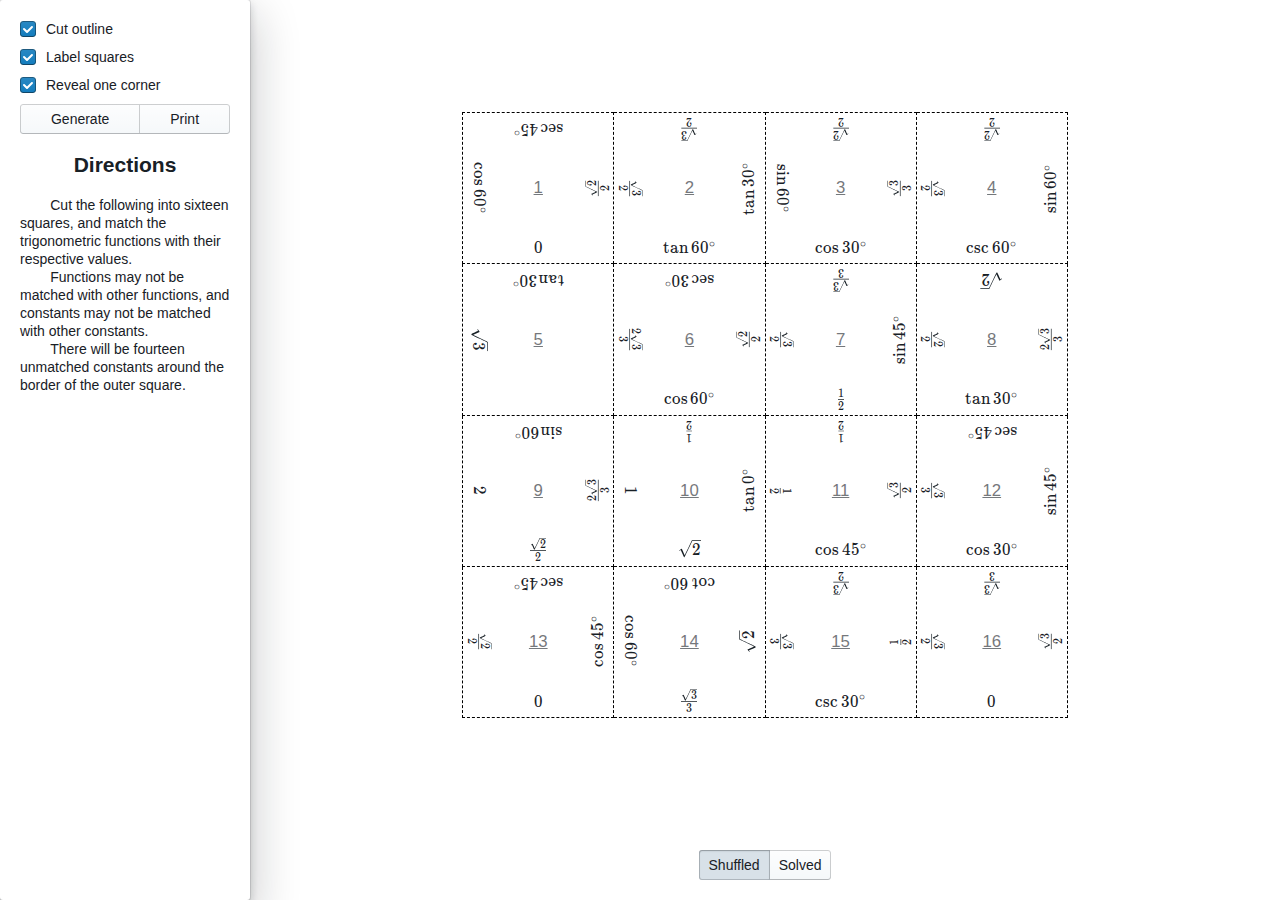
<file: trig-puzzle/index.html>
<!DOCTYPE html><html lang="en"> <head> <meta charset="UTF-8"> <meta name="viewport" content="width=device-width, initial-scale=1.0"> <meta http-equiv="X-UA-Compatible" content="ie=edge"> <title>Trigonometry Puzzle</title> <link rel="stylesheet" href="src.9674caee.css"> <link rel="stylesheet" href="katex.min.6ec32110.css"> <link rel="stylesheet" href="normalize.7c3fadeb.css"> <link rel="stylesheet" href="blueprint.3f1155df.css"> <script src="Index.02fdeede.js"></script> </head> <body> <div id="root"></div> </body> </html>
</file>
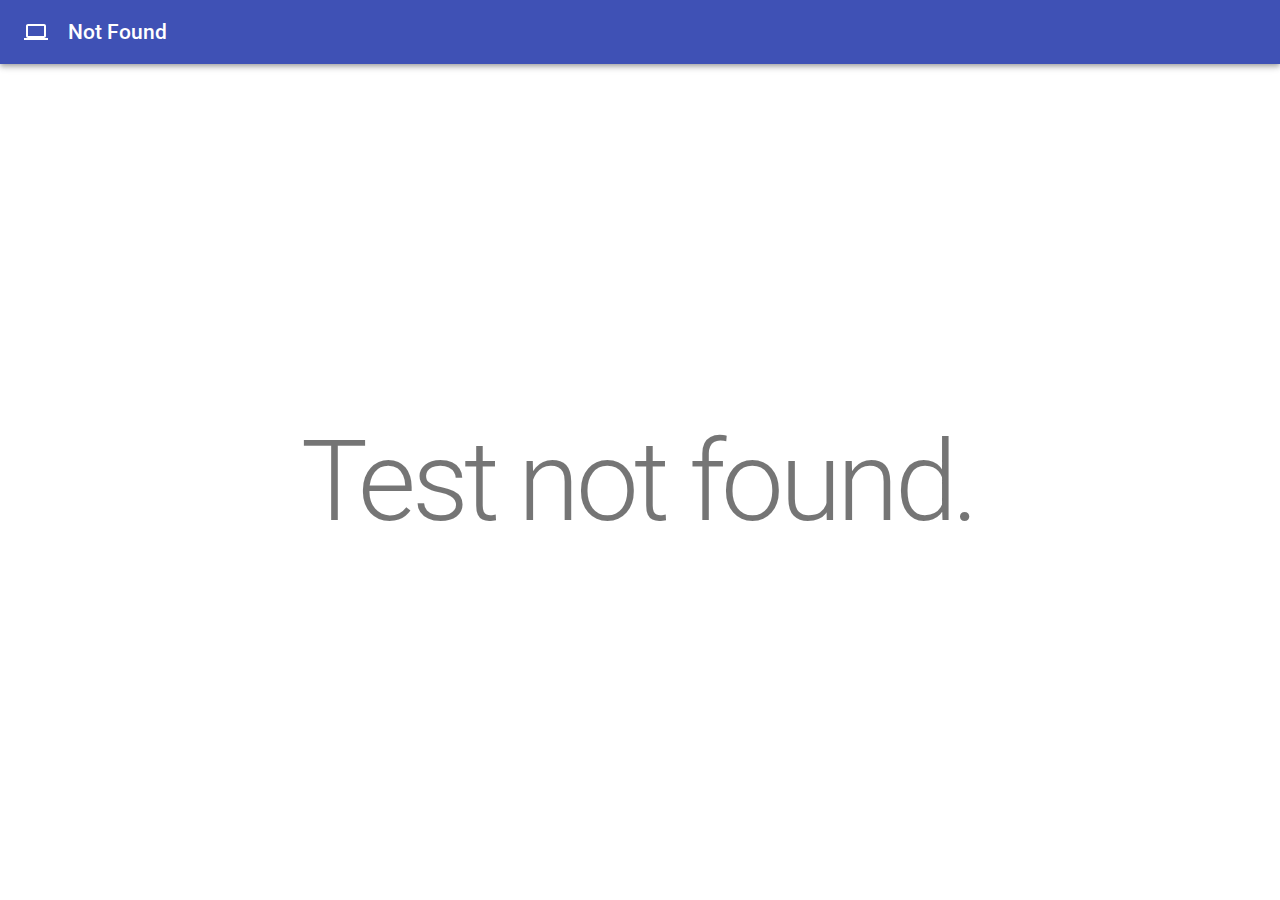
<file: tests/test/index.html>
<!DOCTYPE html><html lang="en"> <head> <meta charset="UTF-8"> <meta name="viewport" content="width=device-width, initial-scale=1.0"> <meta http-equiv="X-UA-Compatible" content="ie=edge"> <title>Test</title> <link rel="stylesheet" href="../normalize.7c3fadeb.css"> <link rel="stylesheet" href="../common.b51c94ca.css"> <link rel="stylesheet" href="../test.93db9ecd.css"> <script src="../test.6097831f.js"></script> </head> <body> <div id="root"></div> </body> </html>
</file>
<file: trig-puzzle/src.9674caee.css>
#sidebar .directions p{margin:0;text-indent:8mm}#content .directions{display:none;flex-shrink:0}@media print{#content .directions{display:block}}table{border-collapse:collapse}table.label .num{display:flex}.border td{border:1px dashed #000}td{height:4cm;min-width:4cm;padding:0;position:relative;width:4cm}td div{position:absolute}td .num{align-items:center;display:none;font-size:1.2em;height:100%;justify-content:center;left:0;opacity:.6;text-decoration:underline;top:0;width:100%}td .top{text-align:center;top:5px;transform:rotate(-180deg);width:100%}td .right{align-items:center;display:flex;height:100%;justify-content:center;right:5px;top:0}td .right>div{transform:rotate(-90deg)}td .bottom{bottom:5px;text-align:center;width:100%}td .left{align-items:center;display:flex;height:100%;justify-content:center;left:5px;top:0}td .left>div{transform:rotate(90deg)}#sidebar{flex-shrink:0;overflow:auto;width:250px}@media print{#sidebar{display:none}}#root,body,html{height:100%}button:focus{outline:0}h2{text-align:center}#root{display:flex}#content{align-items:safe center;flex-grow:1;overflow:auto;display:flex;flex-direction:column}#puzzle-wrapper{align-items:center;display:flex;flex-grow:1;flex-shrink:0}#shuffle-toggle{flex-shrink:0;padding:20px}.katex .base{display:block!important}@media print{#shuffle-toggle{display:none}}
</file>
<file: trig-puzzle/katex.min.6ec32110.css>
@font-face{font-family:KaTeX_AMS;src:url(KaTeX_AMS-Regular.9b13008f.woff2) format("woff2"),url(KaTeX_AMS-Regular.42fc5f6f.woff) format("woff"),url(KaTeX_AMS-Regular.42d8601a.ttf) format("truetype");font-weight:400;font-style:normal}@font-face{font-family:KaTeX_Caligraphic;src:url(KaTeX_Caligraphic-Bold.ffcaa618.woff2) format("woff2"),url(KaTeX_Caligraphic-Bold.1d2a36e0.woff) format("woff"),url(KaTeX_Caligraphic-Bold.fae25f96.ttf) format("truetype");font-weight:700;font-style:normal}@font-face{font-family:KaTeX_Caligraphic;src:url(KaTeX_Caligraphic-Regular.065b674e.woff2) format("woff2"),url(KaTeX_Caligraphic-Regular.ae5abe6d.woff) format("woff"),url(KaTeX_Caligraphic-Regular.228b16f8.ttf) format("truetype");font-weight:400;font-style:normal}@font-face{font-family:KaTeX_Fraktur;src:url(KaTeX_Fraktur-Bold.cffd1971.woff2) format("woff2"),url(KaTeX_Fraktur-Bold.738f369e.woff) format("woff"),url(KaTeX_Fraktur-Bold.de5cd196.ttf) format("truetype");font-weight:700;font-style:normal}@font-face{font-family:KaTeX_Fraktur;src:url(KaTeX_Fraktur-Regular.756465cf.woff2) format("woff2"),url(KaTeX_Fraktur-Regular.99569ad1.woff) format("woff"),url(KaTeX_Fraktur-Regular.f3e07e68.ttf) format("truetype");font-weight:400;font-style:normal}@font-face{font-family:KaTeX_Main;src:url(KaTeX_Main-Bold.ebadc69e.woff2) format("woff2"),url(KaTeX_Main-Bold.5ca0d963.woff) format("woff"),url(KaTeX_Main-Bold.912fa3b9.ttf) format("truetype");font-weight:700;font-style:normal}@font-face{font-family:KaTeX_Main;src:url(KaTeX_Main-BoldItalic.418c214a.woff2) format("woff2"),url(KaTeX_Main-BoldItalic.b2c08a0e.woff) format("woff"),url(KaTeX_Main-BoldItalic.3f15cc71.ttf) format("truetype");font-weight:700;font-style:italic}@font-face{font-family:KaTeX_Main;src:url(KaTeX_Main-Italic.416863ca.woff2) format("woff2"),url(KaTeX_Main-Italic.ea4d3dfc.woff) format("woff"),url(KaTeX_Main-Italic.a872ded5.ttf) format("truetype");font-weight:400;font-style:italic}@font-face{font-family:KaTeX_Main;src:url(KaTeX_Main-Regular.b52108cb.woff2) format("woff2"),url(KaTeX_Main-Regular.afcddd74.woff) format("woff"),url(KaTeX_Main-Regular.e315e1fb.ttf) format("truetype");font-weight:400;font-style:normal}@font-face{font-family:KaTeX_Math;src:url(KaTeX_Math-Italic.406930aa.woff2) format("woff2"),url(KaTeX_Math-Italic.df8d639f.woff) format("woff"),url(KaTeX_Math-Italic.a307a222.ttf) format("truetype");font-weight:400;font-style:italic}@font-face{font-family:KaTeX_SansSerif;src:url(KaTeX_SansSerif-Bold.65ee22e5.woff2) format("woff2"),url(KaTeX_SansSerif-Bold.2118f6b5.woff) format("woff"),url(KaTeX_SansSerif-Bold.d407c20d.ttf) format("truetype");font-weight:700;font-style:normal}@font-face{font-family:KaTeX_SansSerif;src:url(KaTeX_SansSerif-Italic.818c1673.woff2) format("woff2"),url(KaTeX_SansSerif-Italic.67f40b12.woff) format("woff"),url(KaTeX_SansSerif-Italic.072fd02f.ttf) format("truetype");font-weight:400;font-style:italic}@font-face{font-family:KaTeX_SansSerif;src:url(KaTeX_SansSerif-Regular.bc5c2e64.woff2) format("woff2"),url(KaTeX_SansSerif-Regular.b68edb2d.woff) format("woff"),url(KaTeX_SansSerif-Regular.6d1440be.ttf) format("truetype");font-weight:400;font-style:normal}@font-face{font-family:KaTeX_Script;src:url(KaTeX_Script-Regular.cb929c6e.woff2) format("woff2"),url(KaTeX_Script-Regular.91ea0c74.woff) format("woff"),url(KaTeX_Script-Regular.cd48616a.ttf) format("truetype");font-weight:400;font-style:normal}@font-face{font-family:KaTeX_Size1;src:url(KaTeX_Size1-Regular.9c4d32d7.woff2) format("woff2"),url(KaTeX_Size1-Regular.3ca7d7cf.woff) format("woff"),url(KaTeX_Size1-Regular.dec682f4.ttf) format("truetype");font-weight:400;font-style:normal}@font-face{font-family:KaTeX_Size2;src:url(KaTeX_Size2-Regular.8fed3bc0.woff2) format("woff2"),url(KaTeX_Size2-Regular.43fb0a06.woff) format("woff"),url(KaTeX_Size2-Regular.dd9f6e60.ttf) format("truetype");font-weight:400;font-style:normal}@font-face{font-family:KaTeX_Size3;src:url(KaTeX_Size3-Regular.0bf8ad2b.woff2) format("woff2"),url(KaTeX_Size3-Regular.c246d8bb.woff) format("woff"),url(KaTeX_Size3-Regular.bf0322d2.ttf) format("truetype");font-weight:400;font-style:normal}@font-face{font-family:KaTeX_Size4;src:url(KaTeX_Size4-Regular.98c696e9.woff2) format("woff2"),url(KaTeX_Size4-Regular.e66719bc.woff) format("woff"),url(KaTeX_Size4-Regular.7c60bb4b.ttf) format("truetype");font-weight:400;font-style:normal}@font-face{font-family:KaTeX_Typewriter;src:url(KaTeX_Typewriter-Regular.371c4462.woff2) format("woff2"),url(KaTeX_Typewriter-Regular.f4dcd80e.woff) format("woff"),url(KaTeX_Typewriter-Regular.c757fff8.ttf) format("truetype");font-weight:400;font-style:normal}.katex-display{display:block;margin:1em 0;text-align:center}.katex-display>.katex{display:inline-block;text-align:initial}.katex{font:normal 1.21em KaTeX_Main,Times New Roman,serif;line-height:1.2;white-space:nowrap;text-indent:0;text-rendering:auto}.katex *{-ms-high-contrast-adjust:none!important}.katex .katex-html{display:inline-block}.katex .katex-mathml{position:absolute;clip:rect(1px,1px,1px,1px);padding:0;border:0;height:1px;width:1px;overflow:hidden}.katex .base{position:relative}.katex .base,.katex .strut{display:inline-block}.katex .textbf{font-weight:700}.katex .textit{font-style:italic}.katex .textrm{font-family:KaTeX_Main}.katex .textsf{font-family:KaTeX_SansSerif}.katex .texttt{font-family:KaTeX_Typewriter}.katex .mathit{font-family:KaTeX_Math;font-style:italic}.katex .mathrm{font-style:normal}.katex .mathbf{font-family:KaTeX_Main;font-weight:700}.katex .boldsymbol{font-family:KaTeX_Math;font-weight:700;font-style:italic}.katex .amsrm,.katex .mathbb{font-family:KaTeX_AMS}.katex .mathcal{font-family:KaTeX_Caligraphic}.katex .mathfrak{font-family:KaTeX_Fraktur}.katex .mathtt{font-family:KaTeX_Typewriter}.katex .mathscr{font-family:KaTeX_Script}.katex .mathsf{font-family:KaTeX_SansSerif}.katex .mainit{font-family:KaTeX_Main;font-style:italic}.katex .mainrm{font-family:KaTeX_Main;font-style:normal}.katex .vlist-t{display:inline-table;table-layout:fixed}.katex .vlist-r{display:table-row}.katex .vlist{display:table-cell;vertical-align:bottom;position:relative}.katex .vlist>span{display:block;height:0;position:relative}.katex .vlist>span>span{display:inline-block}.katex .vlist>span>.pstrut{overflow:hidden;width:0}.katex .vlist-t2{margin-right:-2px}.katex .vlist-s{display:table-cell;vertical-align:bottom;font-size:1px;width:2px}.katex .msupsub{text-align:left}.katex .mfrac>span>span{text-align:center}.katex .mfrac .frac-line{display:inline-block;width:100%}.katex .mspace{display:inline-block}.katex .mspace.negativethinspace{margin-left:-.16667em}.katex .mspace.muspace{width:.055556em}.katex .mspace.thinspace{width:.16667em}.katex .mspace.negativemediumspace{margin-left:-.22222em}.katex .mspace.mediumspace{width:.22222em}.katex .mspace.thickspace{width:.27778em}.katex .mspace.sixmuspace{width:.333333em}.katex .mspace.eightmuspace{width:.444444em}.katex .mspace.enspace{width:.5em}.katex .mspace.twelvemuspace{width:.666667em}.katex .mspace.quad{width:1em}.katex .mspace.qquad{width:2em}.katex .clap,.katex .llap,.katex .rlap{width:0;position:relative}.katex .clap>.inner,.katex .llap>.inner,.katex .rlap>.inner{position:absolute}.katex .clap>.fix,.katex .llap>.fix,.katex .rlap>.fix{display:inline-block}.katex .llap>.inner{right:0}.katex .clap>.inner,.katex .rlap>.inner{left:0}.katex .clap>.inner>span{margin-left:-50%;margin-right:50%}.katex .rule{display:inline-block;border:0 solid;position:relative}.katex .overline .overline-line,.katex .underline .underline-line{display:inline-block;width:100%}.katex .sqrt>.root{margin-left:.27777778em;margin-right:-.55555556em}.katex .fontsize-ensurer,.katex .sizing{display:inline-block}.katex .fontsize-ensurer.reset-size1.size1,.katex .sizing.reset-size1.size1{font-size:1em}.katex .fontsize-ensurer.reset-size1.size2,.katex .sizing.reset-size1.size2{font-size:1.2em}.katex .fontsize-ensurer.reset-size1.size3,.katex .sizing.reset-size1.size3{font-size:1.4em}.katex .fontsize-ensurer.reset-size1.size4,.katex .sizing.reset-size1.size4{font-size:1.6em}.katex .fontsize-ensurer.reset-size1.size5,.katex .sizing.reset-size1.size5{font-size:1.8em}.katex .fontsize-ensurer.reset-size1.size6,.katex .sizing.reset-size1.size6{font-size:2em}.katex .fontsize-ensurer.reset-size1.size7,.katex .sizing.reset-size1.size7{font-size:2.4em}.katex .fontsize-ensurer.reset-size1.size8,.katex .sizing.reset-size1.size8{font-size:2.88em}.katex .fontsize-ensurer.reset-size1.size9,.katex .sizing.reset-size1.size9{font-size:3.456em}.katex .fontsize-ensurer.reset-size1.size10,.katex .sizing.reset-size1.size10{font-size:4.148em}.katex .fontsize-ensurer.reset-size1.size11,.katex .sizing.reset-size1.size11{font-size:4.976em}.katex .fontsize-ensurer.reset-size2.size1,.katex .sizing.reset-size2.size1{font-size:.83333333em}.katex .fontsize-ensurer.reset-size2.size2,.katex .sizing.reset-size2.size2{font-size:1em}.katex .fontsize-ensurer.reset-size2.size3,.katex .sizing.reset-size2.size3{font-size:1.16666667em}.katex .fontsize-ensurer.reset-size2.size4,.katex .sizing.reset-size2.size4{font-size:1.33333333em}.katex .fontsize-ensurer.reset-size2.size5,.katex .sizing.reset-size2.size5{font-size:1.5em}.katex .fontsize-ensurer.reset-size2.size6,.katex .sizing.reset-size2.size6{font-size:1.66666667em}.katex .fontsize-ensurer.reset-size2.size7,.katex .sizing.reset-size2.size7{font-size:2em}.katex .fontsize-ensurer.reset-size2.size8,.katex .sizing.reset-size2.size8{font-size:2.4em}.katex .fontsize-ensurer.reset-size2.size9,.katex .sizing.reset-size2.size9{font-size:2.88em}.katex .fontsize-ensurer.reset-size2.size10,.katex .sizing.reset-size2.size10{font-size:3.45666667em}.katex .fontsize-ensurer.reset-size2.size11,.katex .sizing.reset-size2.size11{font-size:4.14666667em}.katex .fontsize-ensurer.reset-size3.size1,.katex .sizing.reset-size3.size1{font-size:.71428571em}.katex .fontsize-ensurer.reset-size3.size2,.katex .sizing.reset-size3.size2{font-size:.85714286em}.katex .fontsize-ensurer.reset-size3.size3,.katex .sizing.reset-size3.size3{font-size:1em}.katex .fontsize-ensurer.reset-size3.size4,.katex .sizing.reset-size3.size4{font-size:1.14285714em}.katex .fontsize-ensurer.reset-size3.size5,.katex .sizing.reset-size3.size5{font-size:1.28571429em}.katex .fontsize-ensurer.reset-size3.size6,.katex .sizing.reset-size3.size6{font-size:1.42857143em}.katex .fontsize-ensurer.reset-size3.size7,.katex .sizing.reset-size3.size7{font-size:1.71428571em}.katex .fontsize-ensurer.reset-size3.size8,.katex .sizing.reset-size3.size8{font-size:2.05714286em}.katex .fontsize-ensurer.reset-size3.size9,.katex .sizing.reset-size3.size9{font-size:2.46857143em}.katex .fontsize-ensurer.reset-size3.size10,.katex .sizing.reset-size3.size10{font-size:2.96285714em}.katex .fontsize-ensurer.reset-size3.size11,.katex .sizing.reset-size3.size11{font-size:3.55428571em}.katex .fontsize-ensurer.reset-size4.size1,.katex .sizing.reset-size4.size1{font-size:.625em}.katex .fontsize-ensurer.reset-size4.size2,.katex .sizing.reset-size4.size2{font-size:.75em}.katex .fontsize-ensurer.reset-size4.size3,.katex .sizing.reset-size4.size3{font-size:.875em}.katex .fontsize-ensurer.reset-size4.size4,.katex .sizing.reset-size4.size4{font-size:1em}.katex .fontsize-ensurer.reset-size4.size5,.katex .sizing.reset-size4.size5{font-size:1.125em}.katex .fontsize-ensurer.reset-size4.size6,.katex .sizing.reset-size4.size6{font-size:1.25em}.katex .fontsize-ensurer.reset-size4.size7,.katex .sizing.reset-size4.size7{font-size:1.5em}.katex .fontsize-ensurer.reset-size4.size8,.katex .sizing.reset-size4.size8{font-size:1.8em}.katex .fontsize-ensurer.reset-size4.size9,.katex .sizing.reset-size4.size9{font-size:2.16em}.katex .fontsize-ensurer.reset-size4.size10,.katex .sizing.reset-size4.size10{font-size:2.5925em}.katex .fontsize-ensurer.reset-size4.size11,.katex .sizing.reset-size4.size11{font-size:3.11em}.katex .fontsize-ensurer.reset-size5.size1,.katex .sizing.reset-size5.size1{font-size:.55555556em}.katex .fontsize-ensurer.reset-size5.size2,.katex .sizing.reset-size5.size2{font-size:.66666667em}.katex .fontsize-ensurer.reset-size5.size3,.katex .sizing.reset-size5.size3{font-size:.77777778em}.katex .fontsize-ensurer.reset-size5.size4,.katex .sizing.reset-size5.size4{font-size:.88888889em}.katex .fontsize-ensurer.reset-size5.size5,.katex .sizing.reset-size5.size5{font-size:1em}.katex .fontsize-ensurer.reset-size5.size6,.katex .sizing.reset-size5.size6{font-size:1.11111111em}.katex .fontsize-ensurer.reset-size5.size7,.katex .sizing.reset-size5.size7{font-size:1.33333333em}.katex .fontsize-ensurer.reset-size5.size8,.katex .sizing.reset-size5.size8{font-size:1.6em}.katex .fontsize-ensurer.reset-size5.size9,.katex .sizing.reset-size5.size9{font-size:1.92em}.katex .fontsize-ensurer.reset-size5.size10,.katex .sizing.reset-size5.size10{font-size:2.30444444em}.katex .fontsize-ensurer.reset-size5.size11,.katex .sizing.reset-size5.size11{font-size:2.76444444em}.katex .fontsize-ensurer.reset-size6.size1,.katex .sizing.reset-size6.size1{font-size:.5em}.katex .fontsize-ensurer.reset-size6.size2,.katex .sizing.reset-size6.size2{font-size:.6em}.katex .fontsize-ensurer.reset-size6.size3,.katex .sizing.reset-size6.size3{font-size:.7em}.katex .fontsize-ensurer.reset-size6.size4,.katex .sizing.reset-size6.size4{font-size:.8em}.katex .fontsize-ensurer.reset-size6.size5,.katex .sizing.reset-size6.size5{font-size:.9em}.katex .fontsize-ensurer.reset-size6.size6,.katex .sizing.reset-size6.size6{font-size:1em}.katex .fontsize-ensurer.reset-size6.size7,.katex .sizing.reset-size6.size7{font-size:1.2em}.katex .fontsize-ensurer.reset-size6.size8,.katex .sizing.reset-size6.size8{font-size:1.44em}.katex .fontsize-ensurer.reset-size6.size9,.katex .sizing.reset-size6.size9{font-size:1.728em}.katex .fontsize-ensurer.reset-size6.size10,.katex .sizing.reset-size6.size10{font-size:2.074em}.katex .fontsize-ensurer.reset-size6.size11,.katex .sizing.reset-size6.size11{font-size:2.488em}.katex .fontsize-ensurer.reset-size7.size1,.katex .sizing.reset-size7.size1{font-size:.41666667em}.katex .fontsize-ensurer.reset-size7.size2,.katex .sizing.reset-size7.size2{font-size:.5em}.katex .fontsize-ensurer.reset-size7.size3,.katex .sizing.reset-size7.size3{font-size:.58333333em}.katex .fontsize-ensurer.reset-size7.size4,.katex .sizing.reset-size7.size4{font-size:.66666667em}.katex .fontsize-ensurer.reset-size7.size5,.katex .sizing.reset-size7.size5{font-size:.75em}.katex .fontsize-ensurer.reset-size7.size6,.katex .sizing.reset-size7.size6{font-size:.83333333em}.katex .fontsize-ensurer.reset-size7.size7,.katex .sizing.reset-size7.size7{font-size:1em}.katex .fontsize-ensurer.reset-size7.size8,.katex .sizing.reset-size7.size8{font-size:1.2em}.katex .fontsize-ensurer.reset-size7.size9,.katex .sizing.reset-size7.size9{font-size:1.44em}.katex .fontsize-ensurer.reset-size7.size10,.katex .sizing.reset-size7.size10{font-size:1.72833333em}.katex .fontsize-ensurer.reset-size7.size11,.katex .sizing.reset-size7.size11{font-size:2.07333333em}.katex .fontsize-ensurer.reset-size8.size1,.katex .sizing.reset-size8.size1{font-size:.34722222em}.katex .fontsize-ensurer.reset-size8.size2,.katex .sizing.reset-size8.size2{font-size:.41666667em}.katex .fontsize-ensurer.reset-size8.size3,.katex .sizing.reset-size8.size3{font-size:.48611111em}.katex .fontsize-ensurer.reset-size8.size4,.katex .sizing.reset-size8.size4{font-size:.55555556em}.katex .fontsize-ensurer.reset-size8.size5,.katex .sizing.reset-size8.size5{font-size:.625em}.katex .fontsize-ensurer.reset-size8.size6,.katex .sizing.reset-size8.size6{font-size:.69444444em}.katex .fontsize-ensurer.reset-size8.size7,.katex .sizing.reset-size8.size7{font-size:.83333333em}.katex .fontsize-ensurer.reset-size8.size8,.katex .sizing.reset-size8.size8{font-size:1em}.katex .fontsize-ensurer.reset-size8.size9,.katex .sizing.reset-size8.size9{font-size:1.2em}.katex .fontsize-ensurer.reset-size8.size10,.katex .sizing.reset-size8.size10{font-size:1.44027778em}.katex .fontsize-ensurer.reset-size8.size11,.katex .sizing.reset-size8.size11{font-size:1.72777778em}.katex .fontsize-ensurer.reset-size9.size1,.katex .sizing.reset-size9.size1{font-size:.28935185em}.katex .fontsize-ensurer.reset-size9.size2,.katex .sizing.reset-size9.size2{font-size:.34722222em}.katex .fontsize-ensurer.reset-size9.size3,.katex .sizing.reset-size9.size3{font-size:.40509259em}.katex .fontsize-ensurer.reset-size9.size4,.katex .sizing.reset-size9.size4{font-size:.46296296em}.katex .fontsize-ensurer.reset-size9.size5,.katex .sizing.reset-size9.size5{font-size:.52083333em}.katex .fontsize-ensurer.reset-size9.size6,.katex .sizing.reset-size9.size6{font-size:.5787037em}.katex .fontsize-ensurer.reset-size9.size7,.katex .sizing.reset-size9.size7{font-size:.69444444em}.katex .fontsize-ensurer.reset-size9.size8,.katex .sizing.reset-size9.size8{font-size:.83333333em}.katex .fontsize-ensurer.reset-size9.size9,.katex .sizing.reset-size9.size9{font-size:1em}.katex .fontsize-ensurer.reset-size9.size10,.katex .sizing.reset-size9.size10{font-size:1.20023148em}.katex .fontsize-ensurer.reset-size9.size11,.katex .sizing.reset-size9.size11{font-size:1.43981481em}.katex .fontsize-ensurer.reset-size10.size1,.katex .sizing.reset-size10.size1{font-size:.24108004em}.katex .fontsize-ensurer.reset-size10.size2,.katex .sizing.reset-size10.size2{font-size:.28929605em}.katex .fontsize-ensurer.reset-size10.size3,.katex .sizing.reset-size10.size3{font-size:.33751205em}.katex .fontsize-ensurer.reset-size10.size4,.katex .sizing.reset-size10.size4{font-size:.38572806em}.katex .fontsize-ensurer.reset-size10.size5,.katex .sizing.reset-size10.size5{font-size:.43394407em}.katex .fontsize-ensurer.reset-size10.size6,.katex .sizing.reset-size10.size6{font-size:.48216008em}.katex .fontsize-ensurer.reset-size10.size7,.katex .sizing.reset-size10.size7{font-size:.57859209em}.katex .fontsize-ensurer.reset-size10.size8,.katex .sizing.reset-size10.size8{font-size:.69431051em}.katex .fontsize-ensurer.reset-size10.size9,.katex .sizing.reset-size10.size9{font-size:.83317261em}.katex .fontsize-ensurer.reset-size10.size10,.katex .sizing.reset-size10.size10{font-size:1em}.katex .fontsize-ensurer.reset-size10.size11,.katex .sizing.reset-size10.size11{font-size:1.19961427em}.katex .fontsize-ensurer.reset-size11.size1,.katex .sizing.reset-size11.size1{font-size:.20096463em}.katex .fontsize-ensurer.reset-size11.size2,.katex .sizing.reset-size11.size2{font-size:.24115756em}.katex .fontsize-ensurer.reset-size11.size3,.katex .sizing.reset-size11.size3{font-size:.28135048em}.katex .fontsize-ensurer.reset-size11.size4,.katex .sizing.reset-size11.size4{font-size:.32154341em}.katex .fontsize-ensurer.reset-size11.size5,.katex .sizing.reset-size11.size5{font-size:.36173633em}.katex .fontsize-ensurer.reset-size11.size6,.katex .sizing.reset-size11.size6{font-size:.40192926em}.katex .fontsize-ensurer.reset-size11.size7,.katex .sizing.reset-size11.size7{font-size:.48231511em}.katex .fontsize-ensurer.reset-size11.size8,.katex .sizing.reset-size11.size8{font-size:.57877814em}.katex .fontsize-ensurer.reset-size11.size9,.katex .sizing.reset-size11.size9{font-size:.69453376em}.katex .fontsize-ensurer.reset-size11.size10,.katex .sizing.reset-size11.size10{font-size:.83360129em}.katex .fontsize-ensurer.reset-size11.size11,.katex .sizing.reset-size11.size11{font-size:1em}.katex .delimsizing.size1{font-family:KaTeX_Size1}.katex .delimsizing.size2{font-family:KaTeX_Size2}.katex .delimsizing.size3{font-family:KaTeX_Size3}.katex .delimsizing.size4{font-family:KaTeX_Size4}.katex .delimsizing.mult .delim-size1>span{font-family:KaTeX_Size1}.katex .delimsizing.mult .delim-size4>span{font-family:KaTeX_Size4}.katex .nulldelimiter{display:inline-block;width:.12em}.katex .delimcenter,.katex .op-symbol{position:relative}.katex .op-symbol.small-op{font-family:KaTeX_Size1}.katex .op-symbol.large-op{font-family:KaTeX_Size2}.katex .accent>.vlist-t,.katex .op-limits>.vlist-t{text-align:center}.katex .accent .accent-body{width:0;position:relative}.katex .overlay{display:block}.katex .mtable .vertical-separator{display:inline-block;margin:0 -.125em;width:.25em;overflow:hidden;position:relative}.katex .mtable .arraycolsep{display:inline-block}.katex .mtable .col-align-c>.vlist-t{text-align:center}.katex .mtable .col-align-l>.vlist-t{text-align:left}.katex .mtable .col-align-r>.vlist-t{text-align:right}.katex .svg-align{text-align:left}.katex svg{display:block;position:absolute;width:100%;fill:currentColor;stroke:currentColor;fill-rule:nonzero;fill-opacity:1;stroke-width:1;stroke-linecap:butt;stroke-linejoin:miter;stroke-miterlimit:4;stroke-dasharray:none;stroke-dashoffset:0;stroke-opacity:1}.katex svg path{stroke:none}.katex .vertical-separator svg{width:.25em}.katex .stretchy{width:100%;display:block;position:relative;overflow:hidden}.katex .stretchy:after,.katex .stretchy:before{content:""}.katex .hide-tail{width:100%;position:relative;overflow:hidden}.katex .halfarrow-left{position:absolute;left:0;width:50.2%;overflow:hidden}.katex .halfarrow-right{position:absolute;right:0;width:50.2%;overflow:hidden}.katex .brace-left{position:absolute;left:0;width:25.1%;overflow:hidden}.katex .brace-center{position:absolute;left:25%;width:50%;overflow:hidden}.katex .brace-right{position:absolute;right:0;width:25.1%;overflow:hidden}.katex .x-arrow-pad{padding:0 .5em}.katex .mover,.katex .munder,.katex .x-arrow{text-align:center}.katex .boxpad{padding:0 .3em}.katex .fbox{box-sizing:border-box;border:.04em solid #000}.katex .fcolorbox{box-sizing:border-box;border:.04em solid}.katex .cancel-pad{padding:0 .2em}.katex .cancel-lap+.mbin,.katex .cancel-lap+.mord,.katex .cancel-lap+.msupsub,.katex .mbin+.cancel-lap,.katex .mord+.cancel-lap{margin-left:-.2em}.katex .sout{border-bottom-style:solid;border-bottom-width:.08em}
</file>
<file: trig-puzzle/blueprint.3f1155df.css>
@charset "UTF-8";
/*!

Copyright 2015-present Palantir Technologies, Inc. All rights reserved.
Licensed under the terms of the LICENSE file distributed with this project.

*/html{-webkit-box-sizing:border-box;box-sizing:border-box}*,:after,:before{-webkit-box-sizing:inherit;box-sizing:inherit}body{text-transform:none;line-height:1.28581;letter-spacing:0;font-size:14px;font-weight:400;color:#182026;font-family:-apple-system,BlinkMacSystemFont,Segoe UI,Roboto,Oxygen,Ubuntu,Cantarell,Open Sans,Helvetica Neue,Icons16,sans-serif}p{margin-top:0;margin-bottom:10px}small{font-size:12px}strong{font-weight:600}::-moz-selection{background:rgba(125,188,255,.6)}::selection{background:rgba(125,188,255,.6)}.bp3-heading{color:#182026;font-weight:600;margin:0 0 10px;padding:0}.bp3-dark .bp3-heading{color:#f5f8fa}.bp3-running-text h1,h1.bp3-heading{line-height:40px;font-size:36px}.bp3-running-text h2,h2.bp3-heading{line-height:32px;font-size:28px}.bp3-running-text h3,h3.bp3-heading{line-height:25px;font-size:22px}.bp3-running-text h4,h4.bp3-heading{line-height:21px;font-size:18px}.bp3-running-text h5,h5.bp3-heading{line-height:19px;font-size:16px}.bp3-running-text h6,h6.bp3-heading{line-height:16px;font-size:14px}.bp3-ui-text{text-transform:none;line-height:1.28581;letter-spacing:0;font-size:14px;font-weight:400}.bp3-monospace-text{text-transform:none;font-family:monospace}.bp3-text-muted{color:#5c7080}.bp3-dark .bp3-text-muted{color:#bfccd6}.bp3-text-disabled{color:rgba(92,112,128,.5)}.bp3-dark .bp3-text-disabled{color:rgba(191,204,214,.5)}.bp3-text-overflow-ellipsis{overflow:hidden;text-overflow:ellipsis;white-space:nowrap;word-wrap:normal}.bp3-running-text{line-height:1.5;font-size:14px}.bp3-running-text h1{color:#182026;font-weight:600;margin-top:40px;margin-bottom:20px}.bp3-dark .bp3-running-text h1{color:#f5f8fa}.bp3-running-text h2{color:#182026;font-weight:600;margin-top:40px;margin-bottom:20px}.bp3-dark .bp3-running-text h2{color:#f5f8fa}.bp3-running-text h3{color:#182026;font-weight:600;margin-top:40px;margin-bottom:20px}.bp3-dark .bp3-running-text h3{color:#f5f8fa}.bp3-running-text h4{color:#182026;font-weight:600;margin-top:40px;margin-bottom:20px}.bp3-dark .bp3-running-text h4{color:#f5f8fa}.bp3-running-text h5{color:#182026;font-weight:600;margin-top:40px;margin-bottom:20px}.bp3-dark .bp3-running-text h5{color:#f5f8fa}.bp3-running-text h6{color:#182026;font-weight:600;margin-top:40px;margin-bottom:20px}.bp3-dark .bp3-running-text h6{color:#f5f8fa}.bp3-running-text hr{margin:20px 0;border:none;border-bottom:1px solid rgba(16,22,26,.15)}.bp3-dark .bp3-running-text hr{border-color:hsla(0,0%,100%,.15)}.bp3-running-text p{margin:0 0 10px;padding:0}.bp3-text-large{font-size:16px}.bp3-text-small{font-size:12px}a{text-decoration:none}a,a:hover{color:#106ba3}a:hover{cursor:pointer;text-decoration:underline}.bp3-dark a code,a .bp3-icon,a .bp3-icon-large,a .bp3-icon-standard,a code{color:inherit}.bp3-dark a,.bp3-dark a:hover{color:#48aff0}.bp3-dark a .bp3-icon,.bp3-dark a .bp3-icon-large,.bp3-dark a .bp3-icon-standard,.bp3-dark a:hover .bp3-icon,.bp3-dark a:hover .bp3-icon-large,.bp3-dark a:hover .bp3-icon-standard{color:inherit}.bp3-code,.bp3-running-text code{text-transform:none;font-family:monospace;border-radius:3px;-webkit-box-shadow:inset 0 0 0 1px rgba(16,22,26,.2);box-shadow:inset 0 0 0 1px rgba(16,22,26,.2);background:hsla(0,0%,100%,.7);padding:2px 5px;color:#5c7080;font-size:smaller}.bp3-dark .bp3-code,.bp3-dark .bp3-running-text code,.bp3-running-text .bp3-dark code{-webkit-box-shadow:inset 0 0 0 1px rgba(16,22,26,.4);box-shadow:inset 0 0 0 1px rgba(16,22,26,.4);background:rgba(16,22,26,.3);color:#bfccd6}.bp3-running-text a>code,a>.bp3-code{color:#137cbd}.bp3-dark .bp3-running-text a>code,.bp3-dark a>.bp3-code,.bp3-running-text .bp3-dark a>code{color:inherit}.bp3-code-block,.bp3-running-text pre{text-transform:none;font-family:monospace;display:block;margin:10px 0;border-radius:3px;-webkit-box-shadow:inset 0 0 0 1px rgba(16,22,26,.15);box-shadow:inset 0 0 0 1px rgba(16,22,26,.15);background:hsla(0,0%,100%,.7);padding:13px 15px 12px;line-height:1.4;color:#182026;font-size:13px;word-break:break-all;word-wrap:break-word}.bp3-dark .bp3-code-block,.bp3-dark .bp3-running-text pre,.bp3-running-text .bp3-dark pre{-webkit-box-shadow:inset 0 0 0 1px rgba(16,22,26,.4);box-shadow:inset 0 0 0 1px rgba(16,22,26,.4);background:rgba(16,22,26,.3);color:#f5f8fa}.bp3-code-block>code,.bp3-running-text pre>code{-webkit-box-shadow:none;box-shadow:none;background:none;padding:0;color:inherit;font-size:inherit}.bp3-key,.bp3-running-text kbd{display:-webkit-inline-box;display:-ms-inline-flexbox;display:inline-flex;-webkit-box-align:center;-ms-flex-align:center;align-items:center;-webkit-box-pack:center;-ms-flex-pack:center;justify-content:center;border-radius:3px;-webkit-box-shadow:0 0 0 1px rgba(16,22,26,.1),0 0 0 rgba(16,22,26,0),0 1px 1px rgba(16,22,26,.2);box-shadow:0 0 0 1px rgba(16,22,26,.1),0 0 0 rgba(16,22,26,0),0 1px 1px rgba(16,22,26,.2);background:#fff;min-width:24px;height:24px;padding:3px 6px;vertical-align:middle;line-height:24px;color:#5c7080;font-family:inherit;font-size:12px}.bp3-key .bp3-icon,.bp3-key .bp3-icon-large,.bp3-key .bp3-icon-standard,.bp3-running-text kbd .bp3-icon,.bp3-running-text kbd .bp3-icon-large,.bp3-running-text kbd .bp3-icon-standard{margin-right:5px}.bp3-dark .bp3-key,.bp3-dark .bp3-running-text kbd,.bp3-running-text .bp3-dark kbd{-webkit-box-shadow:0 0 0 1px rgba(16,22,26,.2),0 0 0 rgba(16,22,26,0),0 1px 1px rgba(16,22,26,.4);box-shadow:0 0 0 1px rgba(16,22,26,.2),0 0 0 rgba(16,22,26,0),0 1px 1px rgba(16,22,26,.4);background:#394b59;color:#bfccd6}.bp3-blockquote,.bp3-running-text blockquote{margin:0 0 10px;border-left:4px solid rgba(167,182,194,.5);padding:0 20px}.bp3-dark .bp3-blockquote,.bp3-dark .bp3-running-text blockquote,.bp3-running-text .bp3-dark blockquote{border-color:rgba(115,134,148,.5)}.bp3-list,.bp3-running-text ol,.bp3-running-text ul{margin:10px 0;padding-left:30px}.bp3-list li:not(:last-child),.bp3-running-text ol li:not(:last-child),.bp3-running-text ul li:not(:last-child){margin-bottom:5px}.bp3-list ol,.bp3-list ul,.bp3-running-text ol ol,.bp3-running-text ol ul,.bp3-running-text ul ol,.bp3-running-text ul ul{margin-top:5px}.bp3-list-unstyled{margin:0;padding:0;list-style:none}.bp3-list-unstyled li{padding:0}.bp3-rtl{text-align:right}.bp3-dark{color:#f5f8fa}:focus{outline:2px auto rgba(19,124,189,.6);outline-offset:2px;-moz-outline-radius:6px}.bp3-focus-disabled :focus,.bp3-focus-disabled :focus~.bp3-control-indicator{outline:none!important}.bp3-alert{max-width:400px;padding:20px}.bp3-alert-body{display:-webkit-box;display:-ms-flexbox;display:flex}.bp3-alert-body .bp3-icon{margin-top:0;margin-right:20px;font-size:40px}.bp3-alert-footer{display:-webkit-box;display:-ms-flexbox;display:flex;-webkit-box-orient:horizontal;-webkit-box-direction:reverse;-ms-flex-direction:row-reverse;flex-direction:row-reverse;margin-top:10px}.bp3-alert-footer .bp3-button{margin-left:10px}.bp3-breadcrumbs{-ms-flex-wrap:wrap;flex-wrap:wrap;margin:0;cursor:default;height:30px;padding:0;list-style:none}.bp3-breadcrumbs,.bp3-breadcrumbs>li{display:-webkit-box;display:-ms-flexbox;display:flex;-webkit-box-align:center;-ms-flex-align:center;align-items:center}.bp3-breadcrumbs>li:after{display:block;margin:0 5px;background:url("data:image/svg+xml;charset=utf-8,%3Csvg xmlns='http://www.w3.org/2000/svg' viewBox='0 0 16 16'%3E%3Cpath fill-rule='evenodd' clip-rule='evenodd' d='M10.71 7.29l-4-4a1.003 1.003 0 0 0-1.42 1.42L8.59 8 5.3 11.29c-.19.18-.3.43-.3.71a1.003 1.003 0 0 0 1.71.71l4-4c.18-.18.29-.43.29-.71 0-.28-.11-.53-.29-.71z' fill='%235C7080'/%3E%3C/svg%3E");width:16px;height:16px;content:""}.bp3-breadcrumbs>li:last-of-type:after{display:none}.bp3-breadcrumb,.bp3-breadcrumb-current,.bp3-breadcrumbs-collapsed{display:inline-block;font-size:16px}.bp3-breadcrumb,.bp3-breadcrumbs-collapsed{color:#5c7080}.bp3-breadcrumb:hover{text-decoration:none}.bp3-breadcrumb.bp3-disabled{cursor:not-allowed;color:rgba(92,112,128,.5)}.bp3-breadcrumb-current{color:inherit;font-weight:600}.bp3-breadcrumb-current .bp3-input{vertical-align:baseline;font-size:inherit;font-weight:inherit}.bp3-breadcrumbs-collapsed{margin-right:2px;border:none;border-radius:3px;background:#ced9e0;cursor:pointer;padding:1px 5px;vertical-align:text-bottom}.bp3-breadcrumbs-collapsed:before{display:block;background:url("data:image/svg+xml;charset=utf-8,%3Csvg xmlns='http://www.w3.org/2000/svg' viewBox='0 0 16 16'%3E%3Cg fill='%235C7080'%3E%3Ccircle cx='2' cy='8.03' r='2'/%3E%3Ccircle cx='14' cy='8.03' r='2'/%3E%3Ccircle cx='8' cy='8.03' r='2'/%3E%3C/g%3E%3C/svg%3E") 50% no-repeat;width:16px;height:16px;content:""}.bp3-breadcrumbs-collapsed:hover{background:#bfccd6;text-decoration:none;color:#182026}.bp3-dark .bp3-breadcrumb,.bp3-dark .bp3-breadcrumbs-collapsed,.bp3-dark .bp3-breadcrumbs>li:after{color:#bfccd6}.bp3-dark .bp3-breadcrumb.bp3-disabled{color:rgba(191,204,214,.5)}.bp3-dark .bp3-breadcrumb-current{color:#f5f8fa}.bp3-dark .bp3-breadcrumbs-collapsed{background:rgba(16,22,26,.4)}.bp3-dark .bp3-breadcrumbs-collapsed:hover{background:rgba(16,22,26,.6);color:#f5f8fa}.bp3-button{display:-webkit-inline-box;display:-ms-inline-flexbox;display:inline-flex;-webkit-box-orient:horizontal;-webkit-box-direction:normal;-ms-flex-direction:row;flex-direction:row;-webkit-box-align:center;-ms-flex-align:center;align-items:center;-webkit-box-pack:center;-ms-flex-pack:center;justify-content:center;border:none;border-radius:3px;cursor:pointer;padding:5px 10px;vertical-align:middle;text-align:left;font-size:14px;min-width:30px;min-height:30px}.bp3-button>*{-webkit-box-flex:0;-ms-flex-positive:0;flex-grow:0;-ms-flex-negative:0;flex-shrink:0}.bp3-button>.bp3-fill{-webkit-box-flex:1;-ms-flex-positive:1;flex-grow:1;-ms-flex-negative:1;flex-shrink:1}.bp3-button:before,.bp3-button>*{margin-right:7px}.bp3-button:empty:before,.bp3-button>:last-child{margin-right:0}.bp3-button:empty{padding:0!important}.bp3-button.bp3-disabled,.bp3-button:disabled{cursor:not-allowed}.bp3-button.bp3-fill{display:-webkit-box;display:-ms-flexbox;display:flex;width:100%}.bp3-align-right .bp3-button,.bp3-button.bp3-align-right{text-align:right}.bp3-button:not([class*=bp3-intent-]){background-color:#f5f8fa;background-image:-webkit-gradient(linear,left top,left bottom,from(hsla(0,0%,100%,.8)),to(hsla(0,0%,100%,0)));background-image:linear-gradient(180deg,hsla(0,0%,100%,.8),hsla(0,0%,100%,0));color:#182026}.bp3-button:not([class*=bp3-intent-]),.bp3-button:not([class*=bp3-intent-]):hover{-webkit-box-shadow:inset 0 0 0 1px rgba(16,22,26,.2),inset 0 -1px 0 rgba(16,22,26,.1);box-shadow:inset 0 0 0 1px rgba(16,22,26,.2),inset 0 -1px 0 rgba(16,22,26,.1)}.bp3-button:not([class*=bp3-intent-]):hover{background-clip:padding-box;background-color:#ebf1f5}.bp3-button:not([class*=bp3-intent-]).bp3-active,.bp3-button:not([class*=bp3-intent-]):active{-webkit-box-shadow:inset 0 0 0 1px rgba(16,22,26,.2),inset 0 1px 2px rgba(16,22,26,.2);box-shadow:inset 0 0 0 1px rgba(16,22,26,.2),inset 0 1px 2px rgba(16,22,26,.2);background-color:#d8e1e8;background-image:none}.bp3-button:not([class*=bp3-intent-]).bp3-disabled,.bp3-button:not([class*=bp3-intent-]):disabled{outline:none;-webkit-box-shadow:none;box-shadow:none;background-color:rgba(206,217,224,.5);background-image:none;cursor:not-allowed;color:rgba(92,112,128,.5)}.bp3-button:not([class*=bp3-intent-]).bp3-disabled.bp3-active,.bp3-button:not([class*=bp3-intent-]).bp3-disabled.bp3-active:hover,.bp3-button:not([class*=bp3-intent-]):disabled.bp3-active,.bp3-button:not([class*=bp3-intent-]):disabled.bp3-active:hover{background:rgba(206,217,224,.7)}.bp3-button.bp3-intent-primary{-webkit-box-shadow:inset 0 0 0 1px rgba(16,22,26,.4),inset 0 -1px 0 rgba(16,22,26,.2);box-shadow:inset 0 0 0 1px rgba(16,22,26,.4),inset 0 -1px 0 rgba(16,22,26,.2);background-color:#137cbd;background-image:-webkit-gradient(linear,left top,left bottom,from(hsla(0,0%,100%,.1)),to(hsla(0,0%,100%,0)));background-image:linear-gradient(180deg,hsla(0,0%,100%,.1),hsla(0,0%,100%,0));color:#fff}.bp3-button.bp3-intent-primary.bp3-active,.bp3-button.bp3-intent-primary:active,.bp3-button.bp3-intent-primary:hover{color:#fff}.bp3-button.bp3-intent-primary:hover{-webkit-box-shadow:inset 0 0 0 1px rgba(16,22,26,.4),inset 0 -1px 0 rgba(16,22,26,.2);box-shadow:inset 0 0 0 1px rgba(16,22,26,.4),inset 0 -1px 0 rgba(16,22,26,.2);background-color:#106ba3}.bp3-button.bp3-intent-primary.bp3-active,.bp3-button.bp3-intent-primary:active{-webkit-box-shadow:inset 0 0 0 1px rgba(16,22,26,.4),inset 0 1px 2px rgba(16,22,26,.2);box-shadow:inset 0 0 0 1px rgba(16,22,26,.4),inset 0 1px 2px rgba(16,22,26,.2);background-color:#0e5a8a;background-image:none}.bp3-button.bp3-intent-primary.bp3-disabled,.bp3-button.bp3-intent-primary:disabled{border-color:transparent;-webkit-box-shadow:none;box-shadow:none;background-color:rgba(19,124,189,.5);background-image:none;color:hsla(0,0%,100%,.6)}.bp3-button.bp3-intent-success{-webkit-box-shadow:inset 0 0 0 1px rgba(16,22,26,.4),inset 0 -1px 0 rgba(16,22,26,.2);box-shadow:inset 0 0 0 1px rgba(16,22,26,.4),inset 0 -1px 0 rgba(16,22,26,.2);background-color:#0f9960;background-image:-webkit-gradient(linear,left top,left bottom,from(hsla(0,0%,100%,.1)),to(hsla(0,0%,100%,0)));background-image:linear-gradient(180deg,hsla(0,0%,100%,.1),hsla(0,0%,100%,0));color:#fff}.bp3-button.bp3-intent-success.bp3-active,.bp3-button.bp3-intent-success:active,.bp3-button.bp3-intent-success:hover{color:#fff}.bp3-button.bp3-intent-success:hover{-webkit-box-shadow:inset 0 0 0 1px rgba(16,22,26,.4),inset 0 -1px 0 rgba(16,22,26,.2);box-shadow:inset 0 0 0 1px rgba(16,22,26,.4),inset 0 -1px 0 rgba(16,22,26,.2);background-color:#0d8050}.bp3-button.bp3-intent-success.bp3-active,.bp3-button.bp3-intent-success:active{-webkit-box-shadow:inset 0 0 0 1px rgba(16,22,26,.4),inset 0 1px 2px rgba(16,22,26,.2);box-shadow:inset 0 0 0 1px rgba(16,22,26,.4),inset 0 1px 2px rgba(16,22,26,.2);background-color:#0a6640;background-image:none}.bp3-button.bp3-intent-success.bp3-disabled,.bp3-button.bp3-intent-success:disabled{border-color:transparent;-webkit-box-shadow:none;box-shadow:none;background-color:rgba(15,153,96,.5);background-image:none;color:hsla(0,0%,100%,.6)}.bp3-button.bp3-intent-warning{-webkit-box-shadow:inset 0 0 0 1px rgba(16,22,26,.4),inset 0 -1px 0 rgba(16,22,26,.2);box-shadow:inset 0 0 0 1px rgba(16,22,26,.4),inset 0 -1px 0 rgba(16,22,26,.2);background-color:#d9822b;background-image:-webkit-gradient(linear,left top,left bottom,from(hsla(0,0%,100%,.1)),to(hsla(0,0%,100%,0)));background-image:linear-gradient(180deg,hsla(0,0%,100%,.1),hsla(0,0%,100%,0));color:#fff}.bp3-button.bp3-intent-warning.bp3-active,.bp3-button.bp3-intent-warning:active,.bp3-button.bp3-intent-warning:hover{color:#fff}.bp3-button.bp3-intent-warning:hover{-webkit-box-shadow:inset 0 0 0 1px rgba(16,22,26,.4),inset 0 -1px 0 rgba(16,22,26,.2);box-shadow:inset 0 0 0 1px rgba(16,22,26,.4),inset 0 -1px 0 rgba(16,22,26,.2);background-color:#bf7326}.bp3-button.bp3-intent-warning.bp3-active,.bp3-button.bp3-intent-warning:active{-webkit-box-shadow:inset 0 0 0 1px rgba(16,22,26,.4),inset 0 1px 2px rgba(16,22,26,.2);box-shadow:inset 0 0 0 1px rgba(16,22,26,.4),inset 0 1px 2px rgba(16,22,26,.2);background-color:#a66321;background-image:none}.bp3-button.bp3-intent-warning.bp3-disabled,.bp3-button.bp3-intent-warning:disabled{border-color:transparent;-webkit-box-shadow:none;box-shadow:none;background-color:rgba(217,130,43,.5);background-image:none;color:hsla(0,0%,100%,.6)}.bp3-button.bp3-intent-danger{-webkit-box-shadow:inset 0 0 0 1px rgba(16,22,26,.4),inset 0 -1px 0 rgba(16,22,26,.2);box-shadow:inset 0 0 0 1px rgba(16,22,26,.4),inset 0 -1px 0 rgba(16,22,26,.2);background-color:#db3737;background-image:-webkit-gradient(linear,left top,left bottom,from(hsla(0,0%,100%,.1)),to(hsla(0,0%,100%,0)));background-image:linear-gradient(180deg,hsla(0,0%,100%,.1),hsla(0,0%,100%,0));color:#fff}.bp3-button.bp3-intent-danger.bp3-active,.bp3-button.bp3-intent-danger:active,.bp3-button.bp3-intent-danger:hover{color:#fff}.bp3-button.bp3-intent-danger:hover{-webkit-box-shadow:inset 0 0 0 1px rgba(16,22,26,.4),inset 0 -1px 0 rgba(16,22,26,.2);box-shadow:inset 0 0 0 1px rgba(16,22,26,.4),inset 0 -1px 0 rgba(16,22,26,.2);background-color:#c23030}.bp3-button.bp3-intent-danger.bp3-active,.bp3-button.bp3-intent-danger:active{-webkit-box-shadow:inset 0 0 0 1px rgba(16,22,26,.4),inset 0 1px 2px rgba(16,22,26,.2);box-shadow:inset 0 0 0 1px rgba(16,22,26,.4),inset 0 1px 2px rgba(16,22,26,.2);background-color:#a82a2a;background-image:none}.bp3-button.bp3-intent-danger.bp3-disabled,.bp3-button.bp3-intent-danger:disabled{border-color:transparent;-webkit-box-shadow:none;box-shadow:none;background-color:rgba(219,55,55,.5);background-image:none;color:hsla(0,0%,100%,.6)}.bp3-button[class*=bp3-intent-] .bp3-button-spinner .bp3-spinner-head{stroke:#fff}.bp3-button.bp3-large,.bp3-large .bp3-button{min-width:40px;min-height:40px;padding:5px 15px;font-size:16px}.bp3-button.bp3-large:before,.bp3-button.bp3-large>*,.bp3-large .bp3-button:before,.bp3-large .bp3-button>*{margin-right:10px}.bp3-button.bp3-large:empty:before,.bp3-button.bp3-large>:last-child,.bp3-large .bp3-button:empty:before,.bp3-large .bp3-button>:last-child{margin-right:0}.bp3-button.bp3-small,.bp3-small .bp3-button{min-width:24px;min-height:24px;padding:0 7px}.bp3-button.bp3-loading{position:relative}.bp3-button.bp3-loading[class*=bp3-icon-]:before{visibility:hidden}.bp3-button.bp3-loading .bp3-button-spinner{position:absolute;margin:0}.bp3-button.bp3-loading>:not(.bp3-button-spinner){visibility:hidden}.bp3-button[class*=bp3-icon-]:before{line-height:1;font-family:Icons16,sans-serif;font-size:16px;font-weight:400;font-style:normal;-moz-osx-font-smoothing:grayscale;-webkit-font-smoothing:antialiased;color:#5c7080}.bp3-button .bp3-icon,.bp3-button .bp3-icon-large,.bp3-button .bp3-icon-standard{color:#5c7080}.bp3-button .bp3-icon-large.bp3-align-right,.bp3-button .bp3-icon-standard.bp3-align-right,.bp3-button .bp3-icon.bp3-align-right{margin-left:7px}.bp3-button .bp3-icon:first-child:last-child,.bp3-button .bp3-spinner+.bp3-icon:last-child{margin:0 -7px}.bp3-dark .bp3-button:not([class*=bp3-intent-]){-webkit-box-shadow:0 0 0 1px rgba(16,22,26,.4);box-shadow:0 0 0 1px rgba(16,22,26,.4);background-color:#394b59;background-image:-webkit-gradient(linear,left top,left bottom,from(hsla(0,0%,100%,.05)),to(hsla(0,0%,100%,0)));background-image:linear-gradient(180deg,hsla(0,0%,100%,.05),hsla(0,0%,100%,0));color:#f5f8fa}.bp3-dark .bp3-button:not([class*=bp3-intent-]).bp3-active,.bp3-dark .bp3-button:not([class*=bp3-intent-]):active,.bp3-dark .bp3-button:not([class*=bp3-intent-]):hover{color:#f5f8fa}.bp3-dark .bp3-button:not([class*=bp3-intent-]):hover{-webkit-box-shadow:0 0 0 1px rgba(16,22,26,.4);box-shadow:0 0 0 1px rgba(16,22,26,.4);background-color:#30404d}.bp3-dark .bp3-button:not([class*=bp3-intent-]).bp3-active,.bp3-dark .bp3-button:not([class*=bp3-intent-]):active{-webkit-box-shadow:0 0 0 1px rgba(16,22,26,.6),inset 0 1px 2px rgba(16,22,26,.2);box-shadow:0 0 0 1px rgba(16,22,26,.6),inset 0 1px 2px rgba(16,22,26,.2);background-color:#202b33;background-image:none}.bp3-dark .bp3-button:not([class*=bp3-intent-]).bp3-disabled,.bp3-dark .bp3-button:not([class*=bp3-intent-]):disabled{-webkit-box-shadow:none;box-shadow:none;background-color:rgba(57,75,89,.5);background-image:none;color:rgba(191,204,214,.5)}.bp3-dark .bp3-button:not([class*=bp3-intent-]).bp3-disabled.bp3-active,.bp3-dark .bp3-button:not([class*=bp3-intent-]):disabled.bp3-active{background:rgba(57,75,89,.7)}.bp3-dark .bp3-button:not([class*=bp3-intent-]) .bp3-button-spinner .bp3-spinner-head{background:rgba(16,22,26,.5);stroke:#8a9ba8}.bp3-dark .bp3-button:not([class*=bp3-intent-]) .bp3-icon,.bp3-dark .bp3-button:not([class*=bp3-intent-]) .bp3-icon-large,.bp3-dark .bp3-button:not([class*=bp3-intent-]) .bp3-icon-standard,.bp3-dark .bp3-button:not([class*=bp3-intent-])[class*=bp3-icon-]:before{color:#bfccd6}.bp3-dark .bp3-button[class*=bp3-intent-],.bp3-dark .bp3-button[class*=bp3-intent-]:hover{-webkit-box-shadow:0 0 0 1px rgba(16,22,26,.4);box-shadow:0 0 0 1px rgba(16,22,26,.4)}.bp3-dark .bp3-button[class*=bp3-intent-].bp3-active,.bp3-dark .bp3-button[class*=bp3-intent-]:active{-webkit-box-shadow:0 0 0 1px rgba(16,22,26,.4),inset 0 1px 2px rgba(16,22,26,.2);box-shadow:0 0 0 1px rgba(16,22,26,.4),inset 0 1px 2px rgba(16,22,26,.2)}.bp3-dark .bp3-button[class*=bp3-intent-].bp3-disabled,.bp3-dark .bp3-button[class*=bp3-intent-]:disabled{-webkit-box-shadow:none;box-shadow:none;background-image:none;color:hsla(0,0%,100%,.3)}.bp3-dark .bp3-button[class*=bp3-intent-] .bp3-button-spinner .bp3-spinner-head{stroke:#8a9ba8}.bp3-button.bp3-disabled .bp3-icon,.bp3-button.bp3-disabled .bp3-icon-large,.bp3-button.bp3-disabled .bp3-icon-standard,.bp3-button.bp3-disabled:before,.bp3-button:disabled .bp3-icon,.bp3-button:disabled .bp3-icon-large,.bp3-button:disabled .bp3-icon-standard,.bp3-button:disabled:before,.bp3-button[class*=bp3-intent-] .bp3-icon,.bp3-button[class*=bp3-intent-] .bp3-icon-large,.bp3-button[class*=bp3-intent-] .bp3-icon-standard,.bp3-button[class*=bp3-intent-]:before{color:inherit!important}.bp3-button.bp3-minimal{-webkit-box-shadow:none;box-shadow:none;background:none}.bp3-button.bp3-minimal:hover{-webkit-box-shadow:none;box-shadow:none;background:rgba(167,182,194,.3);text-decoration:none;color:#182026}.bp3-button.bp3-minimal.bp3-active,.bp3-button.bp3-minimal:active{-webkit-box-shadow:none;box-shadow:none;background:rgba(115,134,148,.3);color:#182026}.bp3-button.bp3-minimal.bp3-disabled,.bp3-button.bp3-minimal.bp3-disabled:hover,.bp3-button.bp3-minimal:disabled,.bp3-button.bp3-minimal:disabled:hover{background:none;cursor:not-allowed;color:rgba(92,112,128,.5)}.bp3-button.bp3-minimal.bp3-disabled.bp3-active,.bp3-button.bp3-minimal.bp3-disabled:hover.bp3-active,.bp3-button.bp3-minimal:disabled.bp3-active,.bp3-button.bp3-minimal:disabled:hover.bp3-active{background:rgba(115,134,148,.3)}.bp3-dark .bp3-button.bp3-minimal{color:inherit}.bp3-dark .bp3-button.bp3-minimal,.bp3-dark .bp3-button.bp3-minimal.bp3-active,.bp3-dark .bp3-button.bp3-minimal:active,.bp3-dark .bp3-button.bp3-minimal:hover{-webkit-box-shadow:none;box-shadow:none;background:none}.bp3-dark .bp3-button.bp3-minimal:hover{background:rgba(138,155,168,.15)}.bp3-dark .bp3-button.bp3-minimal.bp3-active,.bp3-dark .bp3-button.bp3-minimal:active{background:rgba(138,155,168,.3);color:#f5f8fa}.bp3-dark .bp3-button.bp3-minimal.bp3-disabled,.bp3-dark .bp3-button.bp3-minimal.bp3-disabled:hover,.bp3-dark .bp3-button.bp3-minimal:disabled,.bp3-dark .bp3-button.bp3-minimal:disabled:hover{background:none;cursor:not-allowed;color:rgba(191,204,214,.5)}.bp3-dark .bp3-button.bp3-minimal.bp3-disabled.bp3-active,.bp3-dark .bp3-button.bp3-minimal.bp3-disabled:hover.bp3-active,.bp3-dark .bp3-button.bp3-minimal:disabled.bp3-active,.bp3-dark .bp3-button.bp3-minimal:disabled:hover.bp3-active{background:rgba(138,155,168,.3)}.bp3-button.bp3-minimal.bp3-intent-primary{color:#106ba3}.bp3-button.bp3-minimal.bp3-intent-primary.bp3-active,.bp3-button.bp3-minimal.bp3-intent-primary:active,.bp3-button.bp3-minimal.bp3-intent-primary:hover{-webkit-box-shadow:none;box-shadow:none;background:none;color:#106ba3}.bp3-button.bp3-minimal.bp3-intent-primary:hover{background:rgba(19,124,189,.15);color:#106ba3}.bp3-button.bp3-minimal.bp3-intent-primary.bp3-active,.bp3-button.bp3-minimal.bp3-intent-primary:active{background:rgba(19,124,189,.3);color:#106ba3}.bp3-button.bp3-minimal.bp3-intent-primary.bp3-disabled,.bp3-button.bp3-minimal.bp3-intent-primary:disabled{background:none;color:rgba(16,107,163,.5)}.bp3-button.bp3-minimal.bp3-intent-primary.bp3-disabled.bp3-active,.bp3-button.bp3-minimal.bp3-intent-primary:disabled.bp3-active{background:rgba(19,124,189,.3)}.bp3-button.bp3-minimal.bp3-intent-primary .bp3-button-spinner .bp3-spinner-head{stroke:#106ba3}.bp3-dark .bp3-button.bp3-minimal.bp3-intent-primary{color:#48aff0}.bp3-dark .bp3-button.bp3-minimal.bp3-intent-primary:hover{background:rgba(19,124,189,.2);color:#48aff0}.bp3-dark .bp3-button.bp3-minimal.bp3-intent-primary.bp3-active,.bp3-dark .bp3-button.bp3-minimal.bp3-intent-primary:active{background:rgba(19,124,189,.3);color:#48aff0}.bp3-dark .bp3-button.bp3-minimal.bp3-intent-primary.bp3-disabled,.bp3-dark .bp3-button.bp3-minimal.bp3-intent-primary:disabled{background:none;color:rgba(72,175,240,.5)}.bp3-dark .bp3-button.bp3-minimal.bp3-intent-primary.bp3-disabled.bp3-active,.bp3-dark .bp3-button.bp3-minimal.bp3-intent-primary:disabled.bp3-active{background:rgba(19,124,189,.3)}.bp3-button.bp3-minimal.bp3-intent-success{color:#0d8050}.bp3-button.bp3-minimal.bp3-intent-success.bp3-active,.bp3-button.bp3-minimal.bp3-intent-success:active,.bp3-button.bp3-minimal.bp3-intent-success:hover{-webkit-box-shadow:none;box-shadow:none;background:none;color:#0d8050}.bp3-button.bp3-minimal.bp3-intent-success:hover{background:rgba(15,153,96,.15);color:#0d8050}.bp3-button.bp3-minimal.bp3-intent-success.bp3-active,.bp3-button.bp3-minimal.bp3-intent-success:active{background:rgba(15,153,96,.3);color:#0d8050}.bp3-button.bp3-minimal.bp3-intent-success.bp3-disabled,.bp3-button.bp3-minimal.bp3-intent-success:disabled{background:none;color:rgba(13,128,80,.5)}.bp3-button.bp3-minimal.bp3-intent-success.bp3-disabled.bp3-active,.bp3-button.bp3-minimal.bp3-intent-success:disabled.bp3-active{background:rgba(15,153,96,.3)}.bp3-button.bp3-minimal.bp3-intent-success .bp3-button-spinner .bp3-spinner-head{stroke:#0d8050}.bp3-dark .bp3-button.bp3-minimal.bp3-intent-success{color:#3dcc91}.bp3-dark .bp3-button.bp3-minimal.bp3-intent-success:hover{background:rgba(15,153,96,.2);color:#3dcc91}.bp3-dark .bp3-button.bp3-minimal.bp3-intent-success.bp3-active,.bp3-dark .bp3-button.bp3-minimal.bp3-intent-success:active{background:rgba(15,153,96,.3);color:#3dcc91}.bp3-dark .bp3-button.bp3-minimal.bp3-intent-success.bp3-disabled,.bp3-dark .bp3-button.bp3-minimal.bp3-intent-success:disabled{background:none;color:rgba(61,204,145,.5)}.bp3-dark .bp3-button.bp3-minimal.bp3-intent-success.bp3-disabled.bp3-active,.bp3-dark .bp3-button.bp3-minimal.bp3-intent-success:disabled.bp3-active{background:rgba(15,153,96,.3)}.bp3-button.bp3-minimal.bp3-intent-warning{color:#bf7326}.bp3-button.bp3-minimal.bp3-intent-warning.bp3-active,.bp3-button.bp3-minimal.bp3-intent-warning:active,.bp3-button.bp3-minimal.bp3-intent-warning:hover{-webkit-box-shadow:none;box-shadow:none;background:none;color:#bf7326}.bp3-button.bp3-minimal.bp3-intent-warning:hover{background:rgba(217,130,43,.15);color:#bf7326}.bp3-button.bp3-minimal.bp3-intent-warning.bp3-active,.bp3-button.bp3-minimal.bp3-intent-warning:active{background:rgba(217,130,43,.3);color:#bf7326}.bp3-button.bp3-minimal.bp3-intent-warning.bp3-disabled,.bp3-button.bp3-minimal.bp3-intent-warning:disabled{background:none;color:rgba(191,115,38,.5)}.bp3-button.bp3-minimal.bp3-intent-warning.bp3-disabled.bp3-active,.bp3-button.bp3-minimal.bp3-intent-warning:disabled.bp3-active{background:rgba(217,130,43,.3)}.bp3-button.bp3-minimal.bp3-intent-warning .bp3-button-spinner .bp3-spinner-head{stroke:#bf7326}.bp3-dark .bp3-button.bp3-minimal.bp3-intent-warning{color:#ffb366}.bp3-dark .bp3-button.bp3-minimal.bp3-intent-warning:hover{background:rgba(217,130,43,.2);color:#ffb366}.bp3-dark .bp3-button.bp3-minimal.bp3-intent-warning.bp3-active,.bp3-dark .bp3-button.bp3-minimal.bp3-intent-warning:active{background:rgba(217,130,43,.3);color:#ffb366}.bp3-dark .bp3-button.bp3-minimal.bp3-intent-warning.bp3-disabled,.bp3-dark .bp3-button.bp3-minimal.bp3-intent-warning:disabled{background:none;color:rgba(255,179,102,.5)}.bp3-dark .bp3-button.bp3-minimal.bp3-intent-warning.bp3-disabled.bp3-active,.bp3-dark .bp3-button.bp3-minimal.bp3-intent-warning:disabled.bp3-active{background:rgba(217,130,43,.3)}.bp3-button.bp3-minimal.bp3-intent-danger{color:#c23030}.bp3-button.bp3-minimal.bp3-intent-danger.bp3-active,.bp3-button.bp3-minimal.bp3-intent-danger:active,.bp3-button.bp3-minimal.bp3-intent-danger:hover{-webkit-box-shadow:none;box-shadow:none;background:none;color:#c23030}.bp3-button.bp3-minimal.bp3-intent-danger:hover{background:rgba(219,55,55,.15);color:#c23030}.bp3-button.bp3-minimal.bp3-intent-danger.bp3-active,.bp3-button.bp3-minimal.bp3-intent-danger:active{background:rgba(219,55,55,.3);color:#c23030}.bp3-button.bp3-minimal.bp3-intent-danger.bp3-disabled,.bp3-button.bp3-minimal.bp3-intent-danger:disabled{background:none;color:rgba(194,48,48,.5)}.bp3-button.bp3-minimal.bp3-intent-danger.bp3-disabled.bp3-active,.bp3-button.bp3-minimal.bp3-intent-danger:disabled.bp3-active{background:rgba(219,55,55,.3)}.bp3-button.bp3-minimal.bp3-intent-danger .bp3-button-spinner .bp3-spinner-head{stroke:#c23030}.bp3-dark .bp3-button.bp3-minimal.bp3-intent-danger{color:#ff7373}.bp3-dark .bp3-button.bp3-minimal.bp3-intent-danger:hover{background:rgba(219,55,55,.2);color:#ff7373}.bp3-dark .bp3-button.bp3-minimal.bp3-intent-danger.bp3-active,.bp3-dark .bp3-button.bp3-minimal.bp3-intent-danger:active{background:rgba(219,55,55,.3);color:#ff7373}.bp3-dark .bp3-button.bp3-minimal.bp3-intent-danger.bp3-disabled,.bp3-dark .bp3-button.bp3-minimal.bp3-intent-danger:disabled{background:none;color:rgba(255,115,115,.5)}.bp3-dark .bp3-button.bp3-minimal.bp3-intent-danger.bp3-disabled.bp3-active,.bp3-dark .bp3-button.bp3-minimal.bp3-intent-danger:disabled.bp3-active{background:rgba(219,55,55,.3)}a.bp3-button{text-align:center;text-decoration:none;-webkit-transition:none;transition:none}a.bp3-button,a.bp3-button:active,a.bp3-button:hover{color:#182026}a.bp3-button.bp3-disabled{color:rgba(92,112,128,.5)}.bp3-button-text{-webkit-box-flex:0;-ms-flex:0 1 auto;flex:0 1 auto}.bp3-button-group.bp3-align-left .bp3-button-text,.bp3-button-group.bp3-align-right .bp3-button-text,.bp3-button.bp3-align-left .bp3-button-text,.bp3-button.bp3-align-right .bp3-button-text{-webkit-box-flex:1;-ms-flex:1 1 auto;flex:1 1 auto}.bp3-button-group{display:-webkit-inline-box;display:-ms-inline-flexbox;display:inline-flex}.bp3-button-group .bp3-button{-webkit-box-flex:0;-ms-flex:0 0 auto;flex:0 0 auto;position:relative;z-index:4}.bp3-button-group .bp3-button:focus{z-index:5}.bp3-button-group .bp3-button:hover{z-index:6}.bp3-button-group .bp3-button.bp3-active,.bp3-button-group .bp3-button:active{z-index:7}.bp3-button-group .bp3-button.bp3-disabled,.bp3-button-group .bp3-button:disabled{z-index:3}.bp3-button-group .bp3-button[class*=bp3-intent-]{z-index:9}.bp3-button-group .bp3-button[class*=bp3-intent-]:focus{z-index:10}.bp3-button-group .bp3-button[class*=bp3-intent-]:hover{z-index:11}.bp3-button-group .bp3-button[class*=bp3-intent-].bp3-active,.bp3-button-group .bp3-button[class*=bp3-intent-]:active{z-index:12}.bp3-button-group .bp3-button[class*=bp3-intent-].bp3-disabled,.bp3-button-group .bp3-button[class*=bp3-intent-]:disabled{z-index:8}.bp3-button-group:not(.bp3-minimal)>.bp3-button:not(:first-child),.bp3-button-group:not(.bp3-minimal)>.bp3-popover-wrapper:not(:first-child) .bp3-button{border-top-left-radius:0;border-bottom-left-radius:0}.bp3-button-group:not(.bp3-minimal)>.bp3-button:not(:last-child),.bp3-button-group:not(.bp3-minimal)>.bp3-popover-wrapper:not(:last-child) .bp3-button{margin-right:-1px;border-top-right-radius:0;border-bottom-right-radius:0}.bp3-button-group.bp3-minimal .bp3-button{-webkit-box-shadow:none;box-shadow:none;background:none}.bp3-button-group.bp3-minimal .bp3-button:hover{-webkit-box-shadow:none;box-shadow:none;background:rgba(167,182,194,.3);text-decoration:none;color:#182026}.bp3-button-group.bp3-minimal .bp3-button.bp3-active,.bp3-button-group.bp3-minimal .bp3-button:active{-webkit-box-shadow:none;box-shadow:none;background:rgba(115,134,148,.3);color:#182026}.bp3-button-group.bp3-minimal .bp3-button.bp3-disabled,.bp3-button-group.bp3-minimal .bp3-button.bp3-disabled:hover,.bp3-button-group.bp3-minimal .bp3-button:disabled,.bp3-button-group.bp3-minimal .bp3-button:disabled:hover{background:none;cursor:not-allowed;color:rgba(92,112,128,.5)}.bp3-button-group.bp3-minimal .bp3-button.bp3-disabled.bp3-active,.bp3-button-group.bp3-minimal .bp3-button.bp3-disabled:hover.bp3-active,.bp3-button-group.bp3-minimal .bp3-button:disabled.bp3-active,.bp3-button-group.bp3-minimal .bp3-button:disabled:hover.bp3-active{background:rgba(115,134,148,.3)}.bp3-dark .bp3-button-group.bp3-minimal .bp3-button{color:inherit}.bp3-dark .bp3-button-group.bp3-minimal .bp3-button,.bp3-dark .bp3-button-group.bp3-minimal .bp3-button.bp3-active,.bp3-dark .bp3-button-group.bp3-minimal .bp3-button:active,.bp3-dark .bp3-button-group.bp3-minimal .bp3-button:hover{-webkit-box-shadow:none;box-shadow:none;background:none}.bp3-dark .bp3-button-group.bp3-minimal .bp3-button:hover{background:rgba(138,155,168,.15)}.bp3-dark .bp3-button-group.bp3-minimal .bp3-button.bp3-active,.bp3-dark .bp3-button-group.bp3-minimal .bp3-button:active{background:rgba(138,155,168,.3);color:#f5f8fa}.bp3-dark .bp3-button-group.bp3-minimal .bp3-button.bp3-disabled,.bp3-dark .bp3-button-group.bp3-minimal .bp3-button.bp3-disabled:hover,.bp3-dark .bp3-button-group.bp3-minimal .bp3-button:disabled,.bp3-dark .bp3-button-group.bp3-minimal .bp3-button:disabled:hover{background:none;cursor:not-allowed;color:rgba(191,204,214,.5)}.bp3-dark .bp3-button-group.bp3-minimal .bp3-button.bp3-disabled.bp3-active,.bp3-dark .bp3-button-group.bp3-minimal .bp3-button.bp3-disabled:hover.bp3-active,.bp3-dark .bp3-button-group.bp3-minimal .bp3-button:disabled.bp3-active,.bp3-dark .bp3-button-group.bp3-minimal .bp3-button:disabled:hover.bp3-active{background:rgba(138,155,168,.3)}.bp3-button-group.bp3-minimal .bp3-button.bp3-intent-primary{color:#106ba3}.bp3-button-group.bp3-minimal .bp3-button.bp3-intent-primary.bp3-active,.bp3-button-group.bp3-minimal .bp3-button.bp3-intent-primary:active,.bp3-button-group.bp3-minimal .bp3-button.bp3-intent-primary:hover{-webkit-box-shadow:none;box-shadow:none;background:none;color:#106ba3}.bp3-button-group.bp3-minimal .bp3-button.bp3-intent-primary:hover{background:rgba(19,124,189,.15);color:#106ba3}.bp3-button-group.bp3-minimal .bp3-button.bp3-intent-primary.bp3-active,.bp3-button-group.bp3-minimal .bp3-button.bp3-intent-primary:active{background:rgba(19,124,189,.3);color:#106ba3}.bp3-button-group.bp3-minimal .bp3-button.bp3-intent-primary.bp3-disabled,.bp3-button-group.bp3-minimal .bp3-button.bp3-intent-primary:disabled{background:none;color:rgba(16,107,163,.5)}.bp3-button-group.bp3-minimal .bp3-button.bp3-intent-primary.bp3-disabled.bp3-active,.bp3-button-group.bp3-minimal .bp3-button.bp3-intent-primary:disabled.bp3-active{background:rgba(19,124,189,.3)}.bp3-button-group.bp3-minimal .bp3-button.bp3-intent-primary .bp3-button-spinner .bp3-spinner-head{stroke:#106ba3}.bp3-dark .bp3-button-group.bp3-minimal .bp3-button.bp3-intent-primary{color:#48aff0}.bp3-dark .bp3-button-group.bp3-minimal .bp3-button.bp3-intent-primary:hover{background:rgba(19,124,189,.2);color:#48aff0}.bp3-dark .bp3-button-group.bp3-minimal .bp3-button.bp3-intent-primary.bp3-active,.bp3-dark .bp3-button-group.bp3-minimal .bp3-button.bp3-intent-primary:active{background:rgba(19,124,189,.3);color:#48aff0}.bp3-dark .bp3-button-group.bp3-minimal .bp3-button.bp3-intent-primary.bp3-disabled,.bp3-dark .bp3-button-group.bp3-minimal .bp3-button.bp3-intent-primary:disabled{background:none;color:rgba(72,175,240,.5)}.bp3-dark .bp3-button-group.bp3-minimal .bp3-button.bp3-intent-primary.bp3-disabled.bp3-active,.bp3-dark .bp3-button-group.bp3-minimal .bp3-button.bp3-intent-primary:disabled.bp3-active{background:rgba(19,124,189,.3)}.bp3-button-group.bp3-minimal .bp3-button.bp3-intent-success{color:#0d8050}.bp3-button-group.bp3-minimal .bp3-button.bp3-intent-success.bp3-active,.bp3-button-group.bp3-minimal .bp3-button.bp3-intent-success:active,.bp3-button-group.bp3-minimal .bp3-button.bp3-intent-success:hover{-webkit-box-shadow:none;box-shadow:none;background:none;color:#0d8050}.bp3-button-group.bp3-minimal .bp3-button.bp3-intent-success:hover{background:rgba(15,153,96,.15);color:#0d8050}.bp3-button-group.bp3-minimal .bp3-button.bp3-intent-success.bp3-active,.bp3-button-group.bp3-minimal .bp3-button.bp3-intent-success:active{background:rgba(15,153,96,.3);color:#0d8050}.bp3-button-group.bp3-minimal .bp3-button.bp3-intent-success.bp3-disabled,.bp3-button-group.bp3-minimal .bp3-button.bp3-intent-success:disabled{background:none;color:rgba(13,128,80,.5)}.bp3-button-group.bp3-minimal .bp3-button.bp3-intent-success.bp3-disabled.bp3-active,.bp3-button-group.bp3-minimal .bp3-button.bp3-intent-success:disabled.bp3-active{background:rgba(15,153,96,.3)}.bp3-button-group.bp3-minimal .bp3-button.bp3-intent-success .bp3-button-spinner .bp3-spinner-head{stroke:#0d8050}.bp3-dark .bp3-button-group.bp3-minimal .bp3-button.bp3-intent-success{color:#3dcc91}.bp3-dark .bp3-button-group.bp3-minimal .bp3-button.bp3-intent-success:hover{background:rgba(15,153,96,.2);color:#3dcc91}.bp3-dark .bp3-button-group.bp3-minimal .bp3-button.bp3-intent-success.bp3-active,.bp3-dark .bp3-button-group.bp3-minimal .bp3-button.bp3-intent-success:active{background:rgba(15,153,96,.3);color:#3dcc91}.bp3-dark .bp3-button-group.bp3-minimal .bp3-button.bp3-intent-success.bp3-disabled,.bp3-dark .bp3-button-group.bp3-minimal .bp3-button.bp3-intent-success:disabled{background:none;color:rgba(61,204,145,.5)}.bp3-dark .bp3-button-group.bp3-minimal .bp3-button.bp3-intent-success.bp3-disabled.bp3-active,.bp3-dark .bp3-button-group.bp3-minimal .bp3-button.bp3-intent-success:disabled.bp3-active{background:rgba(15,153,96,.3)}.bp3-button-group.bp3-minimal .bp3-button.bp3-intent-warning{color:#bf7326}.bp3-button-group.bp3-minimal .bp3-button.bp3-intent-warning.bp3-active,.bp3-button-group.bp3-minimal .bp3-button.bp3-intent-warning:active,.bp3-button-group.bp3-minimal .bp3-button.bp3-intent-warning:hover{-webkit-box-shadow:none;box-shadow:none;background:none;color:#bf7326}.bp3-button-group.bp3-minimal .bp3-button.bp3-intent-warning:hover{background:rgba(217,130,43,.15);color:#bf7326}.bp3-button-group.bp3-minimal .bp3-button.bp3-intent-warning.bp3-active,.bp3-button-group.bp3-minimal .bp3-button.bp3-intent-warning:active{background:rgba(217,130,43,.3);color:#bf7326}.bp3-button-group.bp3-minimal .bp3-button.bp3-intent-warning.bp3-disabled,.bp3-button-group.bp3-minimal .bp3-button.bp3-intent-warning:disabled{background:none;color:rgba(191,115,38,.5)}.bp3-button-group.bp3-minimal .bp3-button.bp3-intent-warning.bp3-disabled.bp3-active,.bp3-button-group.bp3-minimal .bp3-button.bp3-intent-warning:disabled.bp3-active{background:rgba(217,130,43,.3)}.bp3-button-group.bp3-minimal .bp3-button.bp3-intent-warning .bp3-button-spinner .bp3-spinner-head{stroke:#bf7326}.bp3-dark .bp3-button-group.bp3-minimal .bp3-button.bp3-intent-warning{color:#ffb366}.bp3-dark .bp3-button-group.bp3-minimal .bp3-button.bp3-intent-warning:hover{background:rgba(217,130,43,.2);color:#ffb366}.bp3-dark .bp3-button-group.bp3-minimal .bp3-button.bp3-intent-warning.bp3-active,.bp3-dark .bp3-button-group.bp3-minimal .bp3-button.bp3-intent-warning:active{background:rgba(217,130,43,.3);color:#ffb366}.bp3-dark .bp3-button-group.bp3-minimal .bp3-button.bp3-intent-warning.bp3-disabled,.bp3-dark .bp3-button-group.bp3-minimal .bp3-button.bp3-intent-warning:disabled{background:none;color:rgba(255,179,102,.5)}.bp3-dark .bp3-button-group.bp3-minimal .bp3-button.bp3-intent-warning.bp3-disabled.bp3-active,.bp3-dark .bp3-button-group.bp3-minimal .bp3-button.bp3-intent-warning:disabled.bp3-active{background:rgba(217,130,43,.3)}.bp3-button-group.bp3-minimal .bp3-button.bp3-intent-danger{color:#c23030}.bp3-button-group.bp3-minimal .bp3-button.bp3-intent-danger.bp3-active,.bp3-button-group.bp3-minimal .bp3-button.bp3-intent-danger:active,.bp3-button-group.bp3-minimal .bp3-button.bp3-intent-danger:hover{-webkit-box-shadow:none;box-shadow:none;background:none;color:#c23030}.bp3-button-group.bp3-minimal .bp3-button.bp3-intent-danger:hover{background:rgba(219,55,55,.15);color:#c23030}.bp3-button-group.bp3-minimal .bp3-button.bp3-intent-danger.bp3-active,.bp3-button-group.bp3-minimal .bp3-button.bp3-intent-danger:active{background:rgba(219,55,55,.3);color:#c23030}.bp3-button-group.bp3-minimal .bp3-button.bp3-intent-danger.bp3-disabled,.bp3-button-group.bp3-minimal .bp3-button.bp3-intent-danger:disabled{background:none;color:rgba(194,48,48,.5)}.bp3-button-group.bp3-minimal .bp3-button.bp3-intent-danger.bp3-disabled.bp3-active,.bp3-button-group.bp3-minimal .bp3-button.bp3-intent-danger:disabled.bp3-active{background:rgba(219,55,55,.3)}.bp3-button-group.bp3-minimal .bp3-button.bp3-intent-danger .bp3-button-spinner .bp3-spinner-head{stroke:#c23030}.bp3-dark .bp3-button-group.bp3-minimal .bp3-button.bp3-intent-danger{color:#ff7373}.bp3-dark .bp3-button-group.bp3-minimal .bp3-button.bp3-intent-danger:hover{background:rgba(219,55,55,.2);color:#ff7373}.bp3-dark .bp3-button-group.bp3-minimal .bp3-button.bp3-intent-danger.bp3-active,.bp3-dark .bp3-button-group.bp3-minimal .bp3-button.bp3-intent-danger:active{background:rgba(219,55,55,.3);color:#ff7373}.bp3-dark .bp3-button-group.bp3-minimal .bp3-button.bp3-intent-danger.bp3-disabled,.bp3-dark .bp3-button-group.bp3-minimal .bp3-button.bp3-intent-danger:disabled{background:none;color:rgba(255,115,115,.5)}.bp3-dark .bp3-button-group.bp3-minimal .bp3-button.bp3-intent-danger.bp3-disabled.bp3-active,.bp3-dark .bp3-button-group.bp3-minimal .bp3-button.bp3-intent-danger:disabled.bp3-active{background:rgba(219,55,55,.3)}.bp3-button-group.bp3-fill{display:-webkit-box;display:-ms-flexbox;display:flex;width:100%}.bp3-button-group .bp3-button.bp3-fill,.bp3-button-group.bp3-fill .bp3-button:not(.bp3-fixed){-webkit-box-flex:1;-ms-flex:1 1 auto;flex:1 1 auto}.bp3-button-group.bp3-vertical{-webkit-box-orient:vertical;-webkit-box-direction:normal;-ms-flex-direction:column;flex-direction:column;-webkit-box-align:stretch;-ms-flex-align:stretch;align-items:stretch;vertical-align:top}.bp3-button-group.bp3-vertical.bp3-fill{width:unset;height:100%}.bp3-button-group.bp3-vertical .bp3-button{margin-right:0!important;width:100%}.bp3-button-group.bp3-vertical .bp3-popover-target{display:block}.bp3-button-group.bp3-vertical:not(.bp3-minimal)>.bp3-button:first-child,.bp3-button-group.bp3-vertical:not(.bp3-minimal)>.bp3-popover-wrapper:first-child .bp3-button{border-radius:3px 3px 0 0}.bp3-button-group.bp3-vertical:not(.bp3-minimal)>.bp3-button:last-child,.bp3-button-group.bp3-vertical:not(.bp3-minimal)>.bp3-popover-wrapper:last-child .bp3-button{border-radius:0 0 3px 3px}.bp3-button-group.bp3-vertical:not(.bp3-minimal)>.bp3-button:not(:last-child),.bp3-button-group.bp3-vertical:not(.bp3-minimal)>.bp3-popover-wrapper:not(:last-child) .bp3-button{margin-bottom:-1px}.bp3-button-group.bp3-align-left .bp3-button{text-align:left}.bp3-dark .bp3-button-group:not(.bp3-minimal)>.bp3-button:not(:last-child),.bp3-dark .bp3-button-group:not(.bp3-minimal)>.bp3-popover-wrapper:not(:last-child) .bp3-button{margin-right:1px}.bp3-dark .bp3-button-group.bp3-vertical>.bp3-button:not(:last-child),.bp3-dark .bp3-button-group.bp3-vertical>.bp3-popover-wrapper:not(:last-child) .bp3-button{margin-bottom:1px}.bp3-callout{line-height:1.5;font-size:14px;position:relative;border-radius:3px;background-color:rgba(138,155,168,.15);width:100%;padding:10px 12px 9px}.bp3-callout[class*=bp3-icon-]{padding-left:40px}.bp3-callout[class*=bp3-icon-]:before{line-height:1;font-family:Icons20,sans-serif;font-size:20px;font-weight:400;font-style:normal;-moz-osx-font-smoothing:grayscale;-webkit-font-smoothing:antialiased;position:absolute;top:10px;left:10px;color:#5c7080}.bp3-callout.bp3-callout-icon{padding-left:40px}.bp3-callout.bp3-callout-icon>.bp3-icon:first-child{position:absolute;top:10px;left:10px;color:#5c7080}.bp3-callout .bp3-heading{margin-top:0;margin-bottom:5px;line-height:20px}.bp3-dark .bp3-callout{background-color:rgba(138,155,168,.2)}.bp3-dark .bp3-callout[class*=bp3-icon-]:before{color:#bfccd6}.bp3-callout.bp3-intent-primary{background-color:rgba(19,124,189,.15)}.bp3-callout.bp3-intent-primary .bp3-heading,.bp3-callout.bp3-intent-primary>.bp3-icon:first-child,.bp3-callout.bp3-intent-primary[class*=bp3-icon-]:before{color:#106ba3}.bp3-dark .bp3-callout.bp3-intent-primary{background-color:rgba(19,124,189,.25)}.bp3-dark .bp3-callout.bp3-intent-primary .bp3-heading,.bp3-dark .bp3-callout.bp3-intent-primary>.bp3-icon:first-child,.bp3-dark .bp3-callout.bp3-intent-primary[class*=bp3-icon-]:before{color:#48aff0}.bp3-callout.bp3-intent-success{background-color:rgba(15,153,96,.15)}.bp3-callout.bp3-intent-success .bp3-heading,.bp3-callout.bp3-intent-success>.bp3-icon:first-child,.bp3-callout.bp3-intent-success[class*=bp3-icon-]:before{color:#0d8050}.bp3-dark .bp3-callout.bp3-intent-success{background-color:rgba(15,153,96,.25)}.bp3-dark .bp3-callout.bp3-intent-success .bp3-heading,.bp3-dark .bp3-callout.bp3-intent-success>.bp3-icon:first-child,.bp3-dark .bp3-callout.bp3-intent-success[class*=bp3-icon-]:before{color:#3dcc91}.bp3-callout.bp3-intent-warning{background-color:rgba(217,130,43,.15)}.bp3-callout.bp3-intent-warning .bp3-heading,.bp3-callout.bp3-intent-warning>.bp3-icon:first-child,.bp3-callout.bp3-intent-warning[class*=bp3-icon-]:before{color:#bf7326}.bp3-dark .bp3-callout.bp3-intent-warning{background-color:rgba(217,130,43,.25)}.bp3-dark .bp3-callout.bp3-intent-warning .bp3-heading,.bp3-dark .bp3-callout.bp3-intent-warning>.bp3-icon:first-child,.bp3-dark .bp3-callout.bp3-intent-warning[class*=bp3-icon-]:before{color:#ffb366}.bp3-callout.bp3-intent-danger{background-color:rgba(219,55,55,.15)}.bp3-callout.bp3-intent-danger .bp3-heading,.bp3-callout.bp3-intent-danger>.bp3-icon:first-child,.bp3-callout.bp3-intent-danger[class*=bp3-icon-]:before{color:#c23030}.bp3-dark .bp3-callout.bp3-intent-danger{background-color:rgba(219,55,55,.25)}.bp3-dark .bp3-callout.bp3-intent-danger .bp3-heading,.bp3-dark .bp3-callout.bp3-intent-danger>.bp3-icon:first-child,.bp3-dark .bp3-callout.bp3-intent-danger[class*=bp3-icon-]:before{color:#ff7373}.bp3-running-text .bp3-callout{margin:20px 0}.bp3-card{border-radius:3px;-webkit-box-shadow:0 0 0 1px rgba(16,22,26,.15),0 0 0 rgba(16,22,26,0),0 0 0 rgba(16,22,26,0);box-shadow:0 0 0 1px rgba(16,22,26,.15),0 0 0 rgba(16,22,26,0),0 0 0 rgba(16,22,26,0);background-color:#fff;padding:20px;-webkit-transition:-webkit-transform .2s cubic-bezier(.4,1,.75,.9),-webkit-box-shadow .2s cubic-bezier(.4,1,.75,.9);transition:-webkit-transform .2s cubic-bezier(.4,1,.75,.9),-webkit-box-shadow .2s cubic-bezier(.4,1,.75,.9);transition:transform .2s cubic-bezier(.4,1,.75,.9),box-shadow .2s cubic-bezier(.4,1,.75,.9);transition:transform .2s cubic-bezier(.4,1,.75,.9),box-shadow .2s cubic-bezier(.4,1,.75,.9),-webkit-transform .2s cubic-bezier(.4,1,.75,.9),-webkit-box-shadow .2s cubic-bezier(.4,1,.75,.9)}.bp3-card.bp3-dark,.bp3-dark .bp3-card{-webkit-box-shadow:0 0 0 1px rgba(16,22,26,.4),0 0 0 rgba(16,22,26,0),0 0 0 rgba(16,22,26,0);box-shadow:0 0 0 1px rgba(16,22,26,.4),0 0 0 rgba(16,22,26,0),0 0 0 rgba(16,22,26,0);background-color:#30404d}.bp3-elevation-0{-webkit-box-shadow:0 0 0 1px rgba(16,22,26,.15),0 0 0 rgba(16,22,26,0),0 0 0 rgba(16,22,26,0);box-shadow:0 0 0 1px rgba(16,22,26,.15),0 0 0 rgba(16,22,26,0),0 0 0 rgba(16,22,26,0)}.bp3-dark .bp3-elevation-0,.bp3-elevation-0.bp3-dark{-webkit-box-shadow:0 0 0 1px rgba(16,22,26,.4),0 0 0 rgba(16,22,26,0),0 0 0 rgba(16,22,26,0);box-shadow:0 0 0 1px rgba(16,22,26,.4),0 0 0 rgba(16,22,26,0),0 0 0 rgba(16,22,26,0)}.bp3-elevation-1{-webkit-box-shadow:0 0 0 1px rgba(16,22,26,.1),0 0 0 rgba(16,22,26,0),0 1px 1px rgba(16,22,26,.2);box-shadow:0 0 0 1px rgba(16,22,26,.1),0 0 0 rgba(16,22,26,0),0 1px 1px rgba(16,22,26,.2)}.bp3-dark .bp3-elevation-1,.bp3-elevation-1.bp3-dark{-webkit-box-shadow:0 0 0 1px rgba(16,22,26,.2),0 0 0 rgba(16,22,26,0),0 1px 1px rgba(16,22,26,.4);box-shadow:0 0 0 1px rgba(16,22,26,.2),0 0 0 rgba(16,22,26,0),0 1px 1px rgba(16,22,26,.4)}.bp3-elevation-2{-webkit-box-shadow:0 0 0 1px rgba(16,22,26,.1),0 1px 1px rgba(16,22,26,.2),0 2px 6px rgba(16,22,26,.2);box-shadow:0 0 0 1px rgba(16,22,26,.1),0 1px 1px rgba(16,22,26,.2),0 2px 6px rgba(16,22,26,.2)}.bp3-dark .bp3-elevation-2,.bp3-elevation-2.bp3-dark{-webkit-box-shadow:0 0 0 1px rgba(16,22,26,.2),0 1px 1px rgba(16,22,26,.4),0 2px 6px rgba(16,22,26,.4);box-shadow:0 0 0 1px rgba(16,22,26,.2),0 1px 1px rgba(16,22,26,.4),0 2px 6px rgba(16,22,26,.4)}.bp3-elevation-3{-webkit-box-shadow:0 0 0 1px rgba(16,22,26,.1),0 2px 4px rgba(16,22,26,.2),0 8px 24px rgba(16,22,26,.2);box-shadow:0 0 0 1px rgba(16,22,26,.1),0 2px 4px rgba(16,22,26,.2),0 8px 24px rgba(16,22,26,.2)}.bp3-dark .bp3-elevation-3,.bp3-elevation-3.bp3-dark{-webkit-box-shadow:0 0 0 1px rgba(16,22,26,.2),0 2px 4px rgba(16,22,26,.4),0 8px 24px rgba(16,22,26,.4);box-shadow:0 0 0 1px rgba(16,22,26,.2),0 2px 4px rgba(16,22,26,.4),0 8px 24px rgba(16,22,26,.4)}.bp3-elevation-4{-webkit-box-shadow:0 0 0 1px rgba(16,22,26,.1),0 4px 8px rgba(16,22,26,.2),0 18px 46px 6px rgba(16,22,26,.2);box-shadow:0 0 0 1px rgba(16,22,26,.1),0 4px 8px rgba(16,22,26,.2),0 18px 46px 6px rgba(16,22,26,.2)}.bp3-dark .bp3-elevation-4,.bp3-elevation-4.bp3-dark{-webkit-box-shadow:0 0 0 1px rgba(16,22,26,.2),0 4px 8px rgba(16,22,26,.4),0 18px 46px 6px rgba(16,22,26,.4);box-shadow:0 0 0 1px rgba(16,22,26,.2),0 4px 8px rgba(16,22,26,.4),0 18px 46px 6px rgba(16,22,26,.4)}.bp3-card.bp3-interactive:hover{-webkit-box-shadow:0 0 0 1px rgba(16,22,26,.1),0 2px 4px rgba(16,22,26,.2),0 8px 24px rgba(16,22,26,.2);box-shadow:0 0 0 1px rgba(16,22,26,.1),0 2px 4px rgba(16,22,26,.2),0 8px 24px rgba(16,22,26,.2);cursor:pointer}.bp3-card.bp3-interactive:hover.bp3-dark,.bp3-dark .bp3-card.bp3-interactive:hover{-webkit-box-shadow:0 0 0 1px rgba(16,22,26,.2),0 2px 4px rgba(16,22,26,.4),0 8px 24px rgba(16,22,26,.4);box-shadow:0 0 0 1px rgba(16,22,26,.2),0 2px 4px rgba(16,22,26,.4),0 8px 24px rgba(16,22,26,.4)}.bp3-card.bp3-interactive:active{opacity:.9;-webkit-box-shadow:0 0 0 1px rgba(16,22,26,.1),0 0 0 rgba(16,22,26,0),0 1px 1px rgba(16,22,26,.2);box-shadow:0 0 0 1px rgba(16,22,26,.1),0 0 0 rgba(16,22,26,0),0 1px 1px rgba(16,22,26,.2);-webkit-transition-duration:0;transition-duration:0}.bp3-card.bp3-interactive:active.bp3-dark,.bp3-dark .bp3-card.bp3-interactive:active{-webkit-box-shadow:0 0 0 1px rgba(16,22,26,.2),0 0 0 rgba(16,22,26,0),0 1px 1px rgba(16,22,26,.4);box-shadow:0 0 0 1px rgba(16,22,26,.2),0 0 0 rgba(16,22,26,0),0 1px 1px rgba(16,22,26,.4)}.bp3-collapse{height:0;overflow-y:hidden;-webkit-transition:height .2s cubic-bezier(.4,1,.75,.9);transition:height .2s cubic-bezier(.4,1,.75,.9)}.bp3-collapse .bp3-collapse-body{-webkit-transition:-webkit-transform .2s cubic-bezier(.4,1,.75,.9);transition:-webkit-transform .2s cubic-bezier(.4,1,.75,.9);transition:transform .2s cubic-bezier(.4,1,.75,.9);transition:transform .2s cubic-bezier(.4,1,.75,.9),-webkit-transform .2s cubic-bezier(.4,1,.75,.9)}.bp3-collapse .bp3-collapse-body[aria-hidden=true]{display:none}.bp3-context-menu .bp3-popover-target{display:block}.bp3-context-menu-popover-target{position:fixed}.bp3-divider{margin:5px;border-right:1px solid rgba(16,22,26,.15);border-bottom:1px solid rgba(16,22,26,.15)}.bp3-dark .bp3-divider{border-color:rgba(16,22,26,.4)}.bp3-dialog-container{opacity:1;-webkit-transform:scale(1);transform:scale(1);display:-webkit-box;display:-ms-flexbox;display:flex;-webkit-box-align:center;-ms-flex-align:center;align-items:center;-webkit-box-pack:center;-ms-flex-pack:center;justify-content:center;width:100%;min-height:100%;pointer-events:none;-webkit-user-select:none;-moz-user-select:none;-ms-user-select:none;user-select:none}.bp3-dialog-container.bp3-overlay-appear>.bp3-dialog,.bp3-dialog-container.bp3-overlay-enter>.bp3-dialog{opacity:0;-webkit-transform:scale(.5);transform:scale(.5)}.bp3-dialog-container.bp3-overlay-appear-active>.bp3-dialog,.bp3-dialog-container.bp3-overlay-enter-active>.bp3-dialog{opacity:1;-webkit-transform:scale(1);transform:scale(1);-webkit-transition-property:opacity,-webkit-transform;transition-property:opacity,-webkit-transform;transition-property:opacity,transform;transition-property:opacity,transform,-webkit-transform;-webkit-transition-duration:.3s;transition-duration:.3s;-webkit-transition-timing-function:cubic-bezier(.54,1.12,.38,1.11);transition-timing-function:cubic-bezier(.54,1.12,.38,1.11);-webkit-transition-delay:0;transition-delay:0}.bp3-dialog-container.bp3-overlay-exit>.bp3-dialog{opacity:1;-webkit-transform:scale(1);transform:scale(1)}.bp3-dialog-container.bp3-overlay-exit-active>.bp3-dialog{opacity:0;-webkit-transform:scale(.5);transform:scale(.5);-webkit-transition-property:opacity,-webkit-transform;transition-property:opacity,-webkit-transform;transition-property:opacity,transform;transition-property:opacity,transform,-webkit-transform;-webkit-transition-duration:.3s;transition-duration:.3s;-webkit-transition-timing-function:cubic-bezier(.54,1.12,.38,1.11);transition-timing-function:cubic-bezier(.54,1.12,.38,1.11);-webkit-transition-delay:0;transition-delay:0}.bp3-dialog{display:-webkit-box;display:-ms-flexbox;display:flex;-webkit-box-orient:vertical;-webkit-box-direction:normal;-ms-flex-direction:column;flex-direction:column;margin:30px 0;border-radius:6px;-webkit-box-shadow:0 0 0 1px rgba(16,22,26,.1),0 4px 8px rgba(16,22,26,.2),0 18px 46px 6px rgba(16,22,26,.2);box-shadow:0 0 0 1px rgba(16,22,26,.1),0 4px 8px rgba(16,22,26,.2),0 18px 46px 6px rgba(16,22,26,.2);background:#ebf1f5;width:500px;padding-bottom:20px;pointer-events:all;-webkit-user-select:text;-moz-user-select:text;-ms-user-select:text;user-select:text}.bp3-dialog:focus{outline:0}.bp3-dark .bp3-dialog,.bp3-dialog.bp3-dark{-webkit-box-shadow:0 0 0 1px rgba(16,22,26,.2),0 4px 8px rgba(16,22,26,.4),0 18px 46px 6px rgba(16,22,26,.4);box-shadow:0 0 0 1px rgba(16,22,26,.2),0 4px 8px rgba(16,22,26,.4),0 18px 46px 6px rgba(16,22,26,.4);background:#293742;color:#f5f8fa}.bp3-dialog-header{display:-webkit-box;display:-ms-flexbox;display:flex;-webkit-box-flex:0;-ms-flex:0 0 auto;flex:0 0 auto;-webkit-box-align:center;-ms-flex-align:center;align-items:center;border-radius:6px 6px 0 0;-webkit-box-shadow:0 1px 0 rgba(16,22,26,.15);box-shadow:0 1px 0 rgba(16,22,26,.15);background:#fff;min-height:40px;padding-right:5px;padding-left:20px}.bp3-dialog-header .bp3-icon,.bp3-dialog-header .bp3-icon-large{-webkit-box-flex:0;-ms-flex:0 0 auto;flex:0 0 auto;margin-right:10px;color:#5c7080}.bp3-dialog-header .bp3-heading{overflow:hidden;text-overflow:ellipsis;white-space:nowrap;word-wrap:normal;-webkit-box-flex:1;-ms-flex:1 1 auto;flex:1 1 auto;margin:0;line-height:inherit}.bp3-dialog-header .bp3-heading:last-child{margin-right:20px}.bp3-dark .bp3-dialog-header{-webkit-box-shadow:0 1px 0 rgba(16,22,26,.4);box-shadow:0 1px 0 rgba(16,22,26,.4);background:#30404d}.bp3-dark .bp3-dialog-header .bp3-icon,.bp3-dark .bp3-dialog-header .bp3-icon-large{color:#bfccd6}.bp3-dialog-body{-webkit-box-flex:1;-ms-flex:1 1 auto;flex:1 1 auto;margin:20px;line-height:18px}.bp3-dialog-footer{-webkit-box-flex:0;-ms-flex:0 0 auto;flex:0 0 auto;margin:0 20px}.bp3-dialog-footer-actions{display:-webkit-box;display:-ms-flexbox;display:flex;-webkit-box-pack:end;-ms-flex-pack:end;justify-content:flex-end}.bp3-dialog-footer-actions .bp3-button{margin-left:10px}.bp3-editable-text{display:inline-block;position:relative;cursor:text;max-width:100%;vertical-align:top;white-space:nowrap}.bp3-editable-text:before{position:absolute;top:-3px;right:-3px;bottom:-3px;left:-3px;border-radius:3px;content:"";-webkit-transition:background-color .1s cubic-bezier(.4,1,.75,.9),-webkit-box-shadow .1s cubic-bezier(.4,1,.75,.9);transition:background-color .1s cubic-bezier(.4,1,.75,.9),-webkit-box-shadow .1s cubic-bezier(.4,1,.75,.9);transition:background-color .1s cubic-bezier(.4,1,.75,.9),box-shadow .1s cubic-bezier(.4,1,.75,.9);transition:background-color .1s cubic-bezier(.4,1,.75,.9),box-shadow .1s cubic-bezier(.4,1,.75,.9),-webkit-box-shadow .1s cubic-bezier(.4,1,.75,.9)}.bp3-editable-text:hover:before{-webkit-box-shadow:0 0 0 0 rgba(19,124,189,0),0 0 0 0 rgba(19,124,189,0),inset 0 0 0 1px rgba(16,22,26,.15);box-shadow:0 0 0 0 rgba(19,124,189,0),0 0 0 0 rgba(19,124,189,0),inset 0 0 0 1px rgba(16,22,26,.15)}.bp3-editable-text.bp3-editable-text-editing:before{-webkit-box-shadow:0 0 0 1px #137cbd,0 0 0 3px rgba(19,124,189,.3),inset 0 1px 1px rgba(16,22,26,.2);box-shadow:0 0 0 1px #137cbd,0 0 0 3px rgba(19,124,189,.3),inset 0 1px 1px rgba(16,22,26,.2);background-color:#fff}.bp3-editable-text.bp3-disabled:before{-webkit-box-shadow:none;box-shadow:none}.bp3-editable-text.bp3-intent-primary .bp3-editable-text-content,.bp3-editable-text.bp3-intent-primary .bp3-editable-text-input{color:#137cbd}.bp3-editable-text.bp3-intent-primary:hover:before{-webkit-box-shadow:0 0 0 0 rgba(19,124,189,0),0 0 0 0 rgba(19,124,189,0),inset 0 0 0 1px rgba(19,124,189,.4);box-shadow:0 0 0 0 rgba(19,124,189,0),0 0 0 0 rgba(19,124,189,0),inset 0 0 0 1px rgba(19,124,189,.4)}.bp3-editable-text.bp3-intent-primary.bp3-editable-text-editing:before{-webkit-box-shadow:0 0 0 1px #137cbd,0 0 0 3px rgba(19,124,189,.3),inset 0 1px 1px rgba(16,22,26,.2);box-shadow:0 0 0 1px #137cbd,0 0 0 3px rgba(19,124,189,.3),inset 0 1px 1px rgba(16,22,26,.2)}.bp3-editable-text.bp3-intent-success .bp3-editable-text-content,.bp3-editable-text.bp3-intent-success .bp3-editable-text-input{color:#0f9960}.bp3-editable-text.bp3-intent-success:hover:before{-webkit-box-shadow:0 0 0 0 rgba(15,153,96,0),0 0 0 0 rgba(15,153,96,0),inset 0 0 0 1px rgba(15,153,96,.4);box-shadow:0 0 0 0 rgba(15,153,96,0),0 0 0 0 rgba(15,153,96,0),inset 0 0 0 1px rgba(15,153,96,.4)}.bp3-editable-text.bp3-intent-success.bp3-editable-text-editing:before{-webkit-box-shadow:0 0 0 1px #0f9960,0 0 0 3px rgba(15,153,96,.3),inset 0 1px 1px rgba(16,22,26,.2);box-shadow:0 0 0 1px #0f9960,0 0 0 3px rgba(15,153,96,.3),inset 0 1px 1px rgba(16,22,26,.2)}.bp3-editable-text.bp3-intent-warning .bp3-editable-text-content,.bp3-editable-text.bp3-intent-warning .bp3-editable-text-input{color:#d9822b}.bp3-editable-text.bp3-intent-warning:hover:before{-webkit-box-shadow:0 0 0 0 rgba(217,130,43,0),0 0 0 0 rgba(217,130,43,0),inset 0 0 0 1px rgba(217,130,43,.4);box-shadow:0 0 0 0 rgba(217,130,43,0),0 0 0 0 rgba(217,130,43,0),inset 0 0 0 1px rgba(217,130,43,.4)}.bp3-editable-text.bp3-intent-warning.bp3-editable-text-editing:before{-webkit-box-shadow:0 0 0 1px #d9822b,0 0 0 3px rgba(217,130,43,.3),inset 0 1px 1px rgba(16,22,26,.2);box-shadow:0 0 0 1px #d9822b,0 0 0 3px rgba(217,130,43,.3),inset 0 1px 1px rgba(16,22,26,.2)}.bp3-editable-text.bp3-intent-danger .bp3-editable-text-content,.bp3-editable-text.bp3-intent-danger .bp3-editable-text-input{color:#db3737}.bp3-editable-text.bp3-intent-danger:hover:before{-webkit-box-shadow:0 0 0 0 rgba(219,55,55,0),0 0 0 0 rgba(219,55,55,0),inset 0 0 0 1px rgba(219,55,55,.4);box-shadow:0 0 0 0 rgba(219,55,55,0),0 0 0 0 rgba(219,55,55,0),inset 0 0 0 1px rgba(219,55,55,.4)}.bp3-editable-text.bp3-intent-danger.bp3-editable-text-editing:before{-webkit-box-shadow:0 0 0 1px #db3737,0 0 0 3px rgba(219,55,55,.3),inset 0 1px 1px rgba(16,22,26,.2);box-shadow:0 0 0 1px #db3737,0 0 0 3px rgba(219,55,55,.3),inset 0 1px 1px rgba(16,22,26,.2)}.bp3-dark .bp3-editable-text:hover:before{-webkit-box-shadow:0 0 0 0 rgba(19,124,189,0),0 0 0 0 rgba(19,124,189,0),inset 0 0 0 1px hsla(0,0%,100%,.15);box-shadow:0 0 0 0 rgba(19,124,189,0),0 0 0 0 rgba(19,124,189,0),inset 0 0 0 1px hsla(0,0%,100%,.15)}.bp3-dark .bp3-editable-text.bp3-editable-text-editing:before{-webkit-box-shadow:0 0 0 1px #137cbd,0 0 0 3px rgba(19,124,189,.3),inset 0 0 0 1px rgba(16,22,26,.3),inset 0 1px 1px rgba(16,22,26,.4);box-shadow:0 0 0 1px #137cbd,0 0 0 3px rgba(19,124,189,.3),inset 0 0 0 1px rgba(16,22,26,.3),inset 0 1px 1px rgba(16,22,26,.4);background-color:rgba(16,22,26,.3)}.bp3-dark .bp3-editable-text.bp3-disabled:before{-webkit-box-shadow:none;box-shadow:none}.bp3-dark .bp3-editable-text.bp3-intent-primary .bp3-editable-text-content{color:#48aff0}.bp3-dark .bp3-editable-text.bp3-intent-primary:hover:before{-webkit-box-shadow:0 0 0 0 rgba(72,175,240,0),0 0 0 0 rgba(72,175,240,0),inset 0 0 0 1px rgba(72,175,240,.4);box-shadow:0 0 0 0 rgba(72,175,240,0),0 0 0 0 rgba(72,175,240,0),inset 0 0 0 1px rgba(72,175,240,.4)}.bp3-dark .bp3-editable-text.bp3-intent-primary.bp3-editable-text-editing:before{-webkit-box-shadow:0 0 0 1px #48aff0,0 0 0 3px rgba(72,175,240,.3),inset 0 0 0 1px rgba(16,22,26,.3),inset 0 1px 1px rgba(16,22,26,.4);box-shadow:0 0 0 1px #48aff0,0 0 0 3px rgba(72,175,240,.3),inset 0 0 0 1px rgba(16,22,26,.3),inset 0 1px 1px rgba(16,22,26,.4)}.bp3-dark .bp3-editable-text.bp3-intent-success .bp3-editable-text-content{color:#3dcc91}.bp3-dark .bp3-editable-text.bp3-intent-success:hover:before{-webkit-box-shadow:0 0 0 0 rgba(61,204,145,0),0 0 0 0 rgba(61,204,145,0),inset 0 0 0 1px rgba(61,204,145,.4);box-shadow:0 0 0 0 rgba(61,204,145,0),0 0 0 0 rgba(61,204,145,0),inset 0 0 0 1px rgba(61,204,145,.4)}.bp3-dark .bp3-editable-text.bp3-intent-success.bp3-editable-text-editing:before{-webkit-box-shadow:0 0 0 1px #3dcc91,0 0 0 3px rgba(61,204,145,.3),inset 0 0 0 1px rgba(16,22,26,.3),inset 0 1px 1px rgba(16,22,26,.4);box-shadow:0 0 0 1px #3dcc91,0 0 0 3px rgba(61,204,145,.3),inset 0 0 0 1px rgba(16,22,26,.3),inset 0 1px 1px rgba(16,22,26,.4)}.bp3-dark .bp3-editable-text.bp3-intent-warning .bp3-editable-text-content{color:#ffb366}.bp3-dark .bp3-editable-text.bp3-intent-warning:hover:before{-webkit-box-shadow:0 0 0 0 rgba(255,179,102,0),0 0 0 0 rgba(255,179,102,0),inset 0 0 0 1px rgba(255,179,102,.4);box-shadow:0 0 0 0 rgba(255,179,102,0),0 0 0 0 rgba(255,179,102,0),inset 0 0 0 1px rgba(255,179,102,.4)}.bp3-dark .bp3-editable-text.bp3-intent-warning.bp3-editable-text-editing:before{-webkit-box-shadow:0 0 0 1px #ffb366,0 0 0 3px rgba(255,179,102,.3),inset 0 0 0 1px rgba(16,22,26,.3),inset 0 1px 1px rgba(16,22,26,.4);box-shadow:0 0 0 1px #ffb366,0 0 0 3px rgba(255,179,102,.3),inset 0 0 0 1px rgba(16,22,26,.3),inset 0 1px 1px rgba(16,22,26,.4)}.bp3-dark .bp3-editable-text.bp3-intent-danger .bp3-editable-text-content{color:#ff7373}.bp3-dark .bp3-editable-text.bp3-intent-danger:hover:before{-webkit-box-shadow:0 0 0 0 rgba(255,115,115,0),0 0 0 0 rgba(255,115,115,0),inset 0 0 0 1px rgba(255,115,115,.4);box-shadow:0 0 0 0 rgba(255,115,115,0),0 0 0 0 rgba(255,115,115,0),inset 0 0 0 1px rgba(255,115,115,.4)}.bp3-dark .bp3-editable-text.bp3-intent-danger.bp3-editable-text-editing:before{-webkit-box-shadow:0 0 0 1px #ff7373,0 0 0 3px rgba(255,115,115,.3),inset 0 0 0 1px rgba(16,22,26,.3),inset 0 1px 1px rgba(16,22,26,.4);box-shadow:0 0 0 1px #ff7373,0 0 0 3px rgba(255,115,115,.3),inset 0 0 0 1px rgba(16,22,26,.3),inset 0 1px 1px rgba(16,22,26,.4)}.bp3-editable-text-content,.bp3-editable-text-input{display:inherit;position:relative;min-width:inherit;max-width:inherit;vertical-align:top;text-transform:inherit;letter-spacing:inherit;color:inherit;font:inherit;resize:none}.bp3-editable-text-input{border:none;-webkit-box-shadow:none;box-shadow:none;background:none;width:100%;padding:0;white-space:pre-wrap}.bp3-editable-text-input::-webkit-input-placeholder{opacity:1;color:rgba(92,112,128,.5)}.bp3-editable-text-input:-ms-input-placeholder{opacity:1;color:rgba(92,112,128,.5)}.bp3-editable-text-input::-ms-input-placeholder{opacity:1;color:rgba(92,112,128,.5)}.bp3-editable-text-input::placeholder{opacity:1;color:rgba(92,112,128,.5)}.bp3-editable-text-input:focus{outline:none}.bp3-editable-text-input::-ms-clear{display:none}.bp3-editable-text-content{overflow:hidden;padding-right:2px;text-overflow:ellipsis;white-space:pre}.bp3-editable-text-editing>.bp3-editable-text-content{position:absolute;left:0;visibility:hidden}.bp3-editable-text-placeholder>.bp3-editable-text-content{color:rgba(92,112,128,.5)}.bp3-dark .bp3-editable-text-placeholder>.bp3-editable-text-content{color:rgba(191,204,214,.5)}.bp3-editable-text.bp3-multiline{display:block}.bp3-editable-text.bp3-multiline .bp3-editable-text-content{overflow:auto;white-space:pre-wrap;word-wrap:break-word}.bp3-control-group{-webkit-transform:translateZ(0);transform:translateZ(0);display:-webkit-box;display:-ms-flexbox;display:flex;-webkit-box-orient:horizontal;-webkit-box-direction:normal;-ms-flex-direction:row;flex-direction:row;-webkit-box-align:stretch;-ms-flex-align:stretch;align-items:stretch}.bp3-control-group>*{-webkit-box-flex:0;-ms-flex-positive:0;flex-grow:0;-ms-flex-negative:0;flex-shrink:0}.bp3-control-group>.bp3-fill{-ms-flex-positive:1;flex-grow:1;-ms-flex-negative:1;flex-shrink:1}.bp3-control-group .bp3-button,.bp3-control-group .bp3-html-select,.bp3-control-group .bp3-input,.bp3-control-group .bp3-select{position:relative}.bp3-control-group .bp3-input{z-index:2;border-radius:inherit}.bp3-control-group .bp3-input:focus{z-index:14;border-radius:3px}.bp3-control-group .bp3-input[class*=bp3-intent]{z-index:13}.bp3-control-group .bp3-input[class*=bp3-intent]:focus{z-index:15}.bp3-control-group .bp3-input.bp3-disabled,.bp3-control-group .bp3-input:disabled,.bp3-control-group .bp3-input[readonly]{z-index:1}.bp3-control-group .bp3-input-group[class*=bp3-intent] .bp3-input{z-index:13}.bp3-control-group .bp3-input-group[class*=bp3-intent] .bp3-input:focus{z-index:15}.bp3-control-group .bp3-button,.bp3-control-group .bp3-html-select select,.bp3-control-group .bp3-select select{z-index:4;border-radius:inherit}.bp3-control-group .bp3-button:focus,.bp3-control-group .bp3-html-select select:focus,.bp3-control-group .bp3-select select:focus{position:relative;z-index:5}.bp3-control-group .bp3-button:hover,.bp3-control-group .bp3-html-select select:hover,.bp3-control-group .bp3-select select:hover{z-index:6}.bp3-control-group .bp3-button:active,.bp3-control-group .bp3-html-select select:active,.bp3-control-group .bp3-select select:active{z-index:7}.bp3-control-group .bp3-button.bp3-disabled,.bp3-control-group .bp3-button:disabled,.bp3-control-group .bp3-button[readonly],.bp3-control-group .bp3-html-select select.bp3-disabled,.bp3-control-group .bp3-html-select select:disabled,.bp3-control-group .bp3-html-select select[readonly],.bp3-control-group .bp3-select select.bp3-disabled,.bp3-control-group .bp3-select select:disabled,.bp3-control-group .bp3-select select[readonly]{z-index:3}.bp3-control-group .bp3-button[class*=bp3-intent],.bp3-control-group .bp3-html-select select[class*=bp3-intent],.bp3-control-group .bp3-select select[class*=bp3-intent]{z-index:9}.bp3-control-group .bp3-button[class*=bp3-intent]:focus,.bp3-control-group .bp3-html-select select[class*=bp3-intent]:focus,.bp3-control-group .bp3-select select[class*=bp3-intent]:focus{z-index:10}.bp3-control-group .bp3-button[class*=bp3-intent]:hover,.bp3-control-group .bp3-html-select select[class*=bp3-intent]:hover,.bp3-control-group .bp3-select select[class*=bp3-intent]:hover{z-index:11}.bp3-control-group .bp3-button[class*=bp3-intent]:active,.bp3-control-group .bp3-html-select select[class*=bp3-intent]:active,.bp3-control-group .bp3-select select[class*=bp3-intent]:active{z-index:12}.bp3-control-group .bp3-button[class*=bp3-intent].bp3-disabled,.bp3-control-group .bp3-button[class*=bp3-intent]:disabled,.bp3-control-group .bp3-button[class*=bp3-intent][readonly],.bp3-control-group .bp3-html-select select[class*=bp3-intent].bp3-disabled,.bp3-control-group .bp3-html-select select[class*=bp3-intent]:disabled,.bp3-control-group .bp3-html-select select[class*=bp3-intent][readonly],.bp3-control-group .bp3-select select[class*=bp3-intent].bp3-disabled,.bp3-control-group .bp3-select select[class*=bp3-intent]:disabled,.bp3-control-group .bp3-select select[class*=bp3-intent][readonly]{z-index:8}.bp3-control-group .bp3-input-group>.bp3-button,.bp3-control-group .bp3-input-group>.bp3-icon,.bp3-control-group .bp3-input-group>.bp3-input-action{z-index:16}.bp3-control-group .bp3-select:after{z-index:17}.bp3-control-group:not(.bp3-vertical)>*{margin-right:-1px}.bp3-dark .bp3-control-group:not(.bp3-vertical)>*{margin-right:0}.bp3-dark .bp3-control-group:not(.bp3-vertical)>.bp3-button+.bp3-button{margin-left:1px}.bp3-control-group .bp3-popover-target,.bp3-control-group .bp3-popover-wrapper{border-radius:inherit}.bp3-control-group>:first-child{border-radius:3px 0 0 3px}.bp3-control-group>:last-child{margin-right:0;border-radius:0 3px 3px 0}.bp3-control-group>:only-child{margin-right:0;border-radius:3px}.bp3-control-group .bp3-input-group .bp3-button{border-radius:3px}.bp3-control-group.bp3-fill>:not(.bp3-fixed),.bp3-control-group>.bp3-fill{-webkit-box-flex:1;-ms-flex:1 1 auto;flex:1 1 auto}.bp3-control-group.bp3-vertical{-webkit-box-orient:vertical;-webkit-box-direction:normal;-ms-flex-direction:column;flex-direction:column}.bp3-control-group.bp3-vertical>*{margin-top:-1px}.bp3-control-group.bp3-vertical>:first-child{margin-top:0;border-radius:3px 3px 0 0}.bp3-control-group.bp3-vertical>:last-child{border-radius:0 0 3px 3px}.bp3-control{display:block;position:relative;margin-bottom:10px;cursor:pointer;text-transform:none}.bp3-control input:checked~.bp3-control-indicator{background-color:#137cbd;background-image:-webkit-gradient(linear,left top,left bottom,from(hsla(0,0%,100%,.1)),to(hsla(0,0%,100%,0)));background-image:linear-gradient(180deg,hsla(0,0%,100%,.1),hsla(0,0%,100%,0));color:#fff}.bp3-control:hover input:checked~.bp3-control-indicator,.bp3-control input:checked~.bp3-control-indicator{-webkit-box-shadow:inset 0 0 0 1px rgba(16,22,26,.4),inset 0 -1px 0 rgba(16,22,26,.2);box-shadow:inset 0 0 0 1px rgba(16,22,26,.4),inset 0 -1px 0 rgba(16,22,26,.2)}.bp3-control:hover input:checked~.bp3-control-indicator{background-color:#106ba3}.bp3-control input:not(:disabled):active:checked~.bp3-control-indicator{-webkit-box-shadow:inset 0 0 0 1px rgba(16,22,26,.4),inset 0 1px 2px rgba(16,22,26,.2);box-shadow:inset 0 0 0 1px rgba(16,22,26,.4),inset 0 1px 2px rgba(16,22,26,.2);background:#0e5a8a}.bp3-control input:disabled:checked~.bp3-control-indicator{-webkit-box-shadow:none;box-shadow:none;background:rgba(19,124,189,.5)}.bp3-dark .bp3-control:hover input:checked~.bp3-control-indicator,.bp3-dark .bp3-control input:checked~.bp3-control-indicator{-webkit-box-shadow:0 0 0 1px rgba(16,22,26,.4);box-shadow:0 0 0 1px rgba(16,22,26,.4)}.bp3-dark .bp3-control:hover input:checked~.bp3-control-indicator{background-color:#106ba3}.bp3-dark .bp3-control input:not(:disabled):active:checked~.bp3-control-indicator{-webkit-box-shadow:0 0 0 1px rgba(16,22,26,.4),inset 0 1px 2px rgba(16,22,26,.2);box-shadow:0 0 0 1px rgba(16,22,26,.4),inset 0 1px 2px rgba(16,22,26,.2);background-color:#0e5a8a}.bp3-dark .bp3-control input:disabled:checked~.bp3-control-indicator{-webkit-box-shadow:none;box-shadow:none;background:rgba(14,90,138,.5)}.bp3-control:not(.bp3-align-right){padding-left:26px}.bp3-control:not(.bp3-align-right) .bp3-control-indicator{margin-left:-26px}.bp3-control.bp3-align-right{padding-right:26px}.bp3-control.bp3-align-right .bp3-control-indicator{margin-right:-26px}.bp3-control.bp3-disabled{cursor:not-allowed;color:rgba(92,112,128,.5)}.bp3-control.bp3-inline{display:inline-block;margin-right:20px}.bp3-control input{position:absolute;top:0;left:0;opacity:0;z-index:-1}.bp3-control .bp3-control-indicator{display:inline-block;position:relative;margin-top:-3px;margin-right:10px;border:none;-webkit-box-shadow:inset 0 0 0 1px rgba(16,22,26,.2),inset 0 -1px 0 rgba(16,22,26,.1);box-shadow:inset 0 0 0 1px rgba(16,22,26,.2),inset 0 -1px 0 rgba(16,22,26,.1);background-clip:padding-box;background-color:#f5f8fa;background-image:-webkit-gradient(linear,left top,left bottom,from(hsla(0,0%,100%,.8)),to(hsla(0,0%,100%,0)));background-image:linear-gradient(180deg,hsla(0,0%,100%,.8),hsla(0,0%,100%,0));cursor:pointer;width:1em;height:1em;vertical-align:middle;font-size:16px;-webkit-user-select:none;-moz-user-select:none;-ms-user-select:none;user-select:none}.bp3-control .bp3-control-indicator:before{display:block;width:1em;height:1em;content:""}.bp3-control:hover .bp3-control-indicator{background-color:#ebf1f5}.bp3-control input:not(:disabled):active~.bp3-control-indicator{-webkit-box-shadow:inset 0 0 0 1px rgba(16,22,26,.2),inset 0 1px 2px rgba(16,22,26,.2);box-shadow:inset 0 0 0 1px rgba(16,22,26,.2),inset 0 1px 2px rgba(16,22,26,.2);background:#d8e1e8}.bp3-control input:disabled~.bp3-control-indicator{-webkit-box-shadow:none;box-shadow:none;background:rgba(206,217,224,.5);cursor:not-allowed}.bp3-control input:focus~.bp3-control-indicator{outline:2px auto rgba(19,124,189,.6);outline-offset:2px;-moz-outline-radius:6px}.bp3-control.bp3-align-right .bp3-control-indicator{float:right;margin-top:1px;margin-left:10px}.bp3-control.bp3-large{font-size:16px}.bp3-control.bp3-large:not(.bp3-align-right){padding-left:30px}.bp3-control.bp3-large:not(.bp3-align-right) .bp3-control-indicator{margin-left:-30px}.bp3-control.bp3-large.bp3-align-right{padding-right:30px}.bp3-control.bp3-large.bp3-align-right .bp3-control-indicator{margin-right:-30px}.bp3-control.bp3-large .bp3-control-indicator{font-size:20px}.bp3-control.bp3-large.bp3-align-right .bp3-control-indicator{margin-top:0}.bp3-control.bp3-checkbox input:indeterminate~.bp3-control-indicator{-webkit-box-shadow:inset 0 0 0 1px rgba(16,22,26,.4),inset 0 -1px 0 rgba(16,22,26,.2);box-shadow:inset 0 0 0 1px rgba(16,22,26,.4),inset 0 -1px 0 rgba(16,22,26,.2);background-color:#137cbd;background-image:-webkit-gradient(linear,left top,left bottom,from(hsla(0,0%,100%,.1)),to(hsla(0,0%,100%,0)));background-image:linear-gradient(180deg,hsla(0,0%,100%,.1),hsla(0,0%,100%,0));color:#fff}.bp3-control.bp3-checkbox:hover input:indeterminate~.bp3-control-indicator{-webkit-box-shadow:inset 0 0 0 1px rgba(16,22,26,.4),inset 0 -1px 0 rgba(16,22,26,.2);box-shadow:inset 0 0 0 1px rgba(16,22,26,.4),inset 0 -1px 0 rgba(16,22,26,.2);background-color:#106ba3}.bp3-control.bp3-checkbox input:not(:disabled):active:indeterminate~.bp3-control-indicator{-webkit-box-shadow:inset 0 0 0 1px rgba(16,22,26,.4),inset 0 1px 2px rgba(16,22,26,.2);box-shadow:inset 0 0 0 1px rgba(16,22,26,.4),inset 0 1px 2px rgba(16,22,26,.2);background:#0e5a8a}.bp3-control.bp3-checkbox input:disabled:indeterminate~.bp3-control-indicator{-webkit-box-shadow:none;box-shadow:none;background:rgba(19,124,189,.5)}.bp3-dark .bp3-control.bp3-checkbox input:indeterminate~.bp3-control-indicator{-webkit-box-shadow:0 0 0 1px rgba(16,22,26,.4);box-shadow:0 0 0 1px rgba(16,22,26,.4)}.bp3-dark .bp3-control.bp3-checkbox:hover input:indeterminate~.bp3-control-indicator{-webkit-box-shadow:0 0 0 1px rgba(16,22,26,.4);box-shadow:0 0 0 1px rgba(16,22,26,.4);background-color:#106ba3}.bp3-dark .bp3-control.bp3-checkbox input:not(:disabled):active:indeterminate~.bp3-control-indicator{-webkit-box-shadow:0 0 0 1px rgba(16,22,26,.4),inset 0 1px 2px rgba(16,22,26,.2);box-shadow:0 0 0 1px rgba(16,22,26,.4),inset 0 1px 2px rgba(16,22,26,.2);background-color:#0e5a8a}.bp3-dark .bp3-control.bp3-checkbox input:disabled:indeterminate~.bp3-control-indicator{-webkit-box-shadow:none;box-shadow:none;background:rgba(14,90,138,.5)}.bp3-control.bp3-checkbox .bp3-control-indicator{border-radius:3px}.bp3-control.bp3-checkbox input:checked~.bp3-control-indicator:before{background-image:url("data:image/svg+xml;charset=utf-8,%3Csvg xmlns='http://www.w3.org/2000/svg' viewBox='0 0 16 16'%3E%3Cpath fill-rule='evenodd' clip-rule='evenodd' d='M12 5c-.28 0-.53.11-.71.29L7 9.59l-2.29-2.3a1.003 1.003 0 0 0-1.42 1.42l3 3c.18.18.43.29.71.29s.53-.11.71-.29l5-5A1.003 1.003 0 0 0 12 5z' fill='%23fff'/%3E%3C/svg%3E")}.bp3-control.bp3-checkbox input:indeterminate~.bp3-control-indicator:before{background-image:url("data:image/svg+xml;charset=utf-8,%3Csvg xmlns='http://www.w3.org/2000/svg' viewBox='0 0 16 16'%3E%3Cpath fill-rule='evenodd' clip-rule='evenodd' d='M11 7H5c-.55 0-1 .45-1 1s.45 1 1 1h6c.55 0 1-.45 1-1s-.45-1-1-1z' fill='%23fff'/%3E%3C/svg%3E")}.bp3-control.bp3-radio .bp3-control-indicator{border-radius:50%}.bp3-control.bp3-radio input:checked~.bp3-control-indicator:before{background-image:radial-gradient(#fff,#fff 28%,transparent 32%)}.bp3-control.bp3-radio input:checked:disabled~.bp3-control-indicator:before{opacity:.5}.bp3-control.bp3-radio input:focus~.bp3-control-indicator{-moz-outline-radius:16px}.bp3-control.bp3-switch input~.bp3-control-indicator{background:rgba(167,182,194,.5)}.bp3-control.bp3-switch:hover input~.bp3-control-indicator{background:rgba(115,134,148,.5)}.bp3-control.bp3-switch input:not(:disabled):active~.bp3-control-indicator{background:rgba(92,112,128,.5)}.bp3-control.bp3-switch input:disabled~.bp3-control-indicator{background:rgba(206,217,224,.5)}.bp3-control.bp3-switch input:checked~.bp3-control-indicator{background:#137cbd}.bp3-control.bp3-switch:hover input:checked~.bp3-control-indicator{background:#106ba3}.bp3-control.bp3-switch input:checked:not(:disabled):active~.bp3-control-indicator{background:#0e5a8a}.bp3-control.bp3-switch input:checked:disabled~.bp3-control-indicator{background:rgba(19,124,189,.5)}.bp3-control.bp3-switch:not(.bp3-align-right){padding-left:38px}.bp3-control.bp3-switch:not(.bp3-align-right) .bp3-control-indicator{margin-left:-38px}.bp3-control.bp3-switch.bp3-align-right{padding-right:38px}.bp3-control.bp3-switch.bp3-align-right .bp3-control-indicator{margin-right:-38px}.bp3-control.bp3-switch .bp3-control-indicator{border:none;border-radius:1.75em;-webkit-box-shadow:none!important;box-shadow:none!important;width:1.75em;-webkit-transition:background-color .1s cubic-bezier(.4,1,.75,.9);transition:background-color .1s cubic-bezier(.4,1,.75,.9)}.bp3-control.bp3-switch .bp3-control-indicator:before{position:absolute;left:0;margin:2px;border-radius:50%;-webkit-box-shadow:0 0 0 1px rgba(16,22,26,.2),0 1px 1px rgba(16,22,26,.2);box-shadow:0 0 0 1px rgba(16,22,26,.2),0 1px 1px rgba(16,22,26,.2);background:#fff;width:calc(1em - 4px);height:calc(1em - 4px);-webkit-transition:left .1s cubic-bezier(.4,1,.75,.9);transition:left .1s cubic-bezier(.4,1,.75,.9)}.bp3-control.bp3-switch input:checked~.bp3-control-indicator:before{left:.75em}.bp3-control.bp3-switch.bp3-large:not(.bp3-align-right){padding-left:45px}.bp3-control.bp3-switch.bp3-large:not(.bp3-align-right) .bp3-control-indicator{margin-left:-45px}.bp3-control.bp3-switch.bp3-large.bp3-align-right{padding-right:45px}.bp3-control.bp3-switch.bp3-large.bp3-align-right .bp3-control-indicator{margin-right:-45px}.bp3-dark .bp3-control.bp3-switch input~.bp3-control-indicator{background:rgba(16,22,26,.5)}.bp3-dark .bp3-control.bp3-switch:hover input~.bp3-control-indicator{background:rgba(16,22,26,.7)}.bp3-dark .bp3-control.bp3-switch input:not(:disabled):active~.bp3-control-indicator{background:rgba(16,22,26,.9)}.bp3-dark .bp3-control.bp3-switch input:disabled~.bp3-control-indicator{background:rgba(57,75,89,.5)}.bp3-dark .bp3-control.bp3-switch input:checked~.bp3-control-indicator{background:#137cbd}.bp3-dark .bp3-control.bp3-switch:hover input:checked~.bp3-control-indicator{background:#2b95d6}.bp3-dark .bp3-control.bp3-switch input:checked:not(:disabled):active~.bp3-control-indicator{background:#48aff0}.bp3-dark .bp3-control.bp3-switch input:checked:disabled~.bp3-control-indicator{background:rgba(14,90,138,.5)}.bp3-dark .bp3-control.bp3-switch .bp3-control-indicator:before{-webkit-box-shadow:0 0 0 1px rgba(16,22,26,.4);box-shadow:0 0 0 1px rgba(16,22,26,.4);background:#394b59}.bp3-dark .bp3-control.bp3-switch input:checked~.bp3-control-indicator:before{-webkit-box-shadow:inset 0 0 0 1px rgba(16,22,26,.4);box-shadow:inset 0 0 0 1px rgba(16,22,26,.4)}.bp3-dark .bp3-control{color:#f5f8fa}.bp3-dark .bp3-control.bp3-disabled{color:rgba(191,204,214,.5)}.bp3-dark .bp3-control .bp3-control-indicator{-webkit-box-shadow:0 0 0 1px rgba(16,22,26,.4);box-shadow:0 0 0 1px rgba(16,22,26,.4);background-color:#394b59;background-image:-webkit-gradient(linear,left top,left bottom,from(hsla(0,0%,100%,.05)),to(hsla(0,0%,100%,0)));background-image:linear-gradient(180deg,hsla(0,0%,100%,.05),hsla(0,0%,100%,0))}.bp3-dark .bp3-control:hover .bp3-control-indicator{background-color:#30404d}.bp3-dark .bp3-control input:not(:disabled):active~.bp3-control-indicator{-webkit-box-shadow:0 0 0 1px rgba(16,22,26,.6),inset 0 1px 2px rgba(16,22,26,.2);box-shadow:0 0 0 1px rgba(16,22,26,.6),inset 0 1px 2px rgba(16,22,26,.2);background:#202b33}.bp3-dark .bp3-control input:disabled~.bp3-control-indicator{-webkit-box-shadow:none;box-shadow:none;background:rgba(57,75,89,.5);cursor:not-allowed}.bp3-dark .bp3-control.bp3-checkbox input:disabled:checked~.bp3-control-indicator,.bp3-dark .bp3-control.bp3-checkbox input:disabled:indeterminate~.bp3-control-indicator{color:rgba(191,204,214,.5)}.bp3-file-input{display:inline-block;position:relative;cursor:pointer;height:30px}.bp3-file-input input{opacity:0;margin:0;min-width:200px}.bp3-file-input input.bp3-disabled+.bp3-file-upload-input,.bp3-file-input input:disabled+.bp3-file-upload-input{-webkit-box-shadow:none;box-shadow:none;background:rgba(206,217,224,.5);cursor:not-allowed;color:rgba(92,112,128,.5);resize:none}.bp3-file-input input.bp3-disabled+.bp3-file-upload-input:after,.bp3-file-input input:disabled+.bp3-file-upload-input:after{outline:none;-webkit-box-shadow:none;box-shadow:none;background-color:rgba(206,217,224,.5);background-image:none;cursor:not-allowed;color:rgba(92,112,128,.5)}.bp3-file-input input.bp3-disabled+.bp3-file-upload-input:after.bp3-active,.bp3-file-input input.bp3-disabled+.bp3-file-upload-input:after.bp3-active:hover,.bp3-file-input input:disabled+.bp3-file-upload-input:after.bp3-active,.bp3-file-input input:disabled+.bp3-file-upload-input:after.bp3-active:hover{background:rgba(206,217,224,.7)}.bp3-dark .bp3-file-input input.bp3-disabled+.bp3-file-upload-input,.bp3-dark .bp3-file-input input:disabled+.bp3-file-upload-input{-webkit-box-shadow:none;box-shadow:none;background:rgba(57,75,89,.5);color:rgba(191,204,214,.5)}.bp3-dark .bp3-file-input input.bp3-disabled+.bp3-file-upload-input:after,.bp3-dark .bp3-file-input input:disabled+.bp3-file-upload-input:after{-webkit-box-shadow:none;box-shadow:none;background-color:rgba(57,75,89,.5);background-image:none;color:rgba(191,204,214,.5)}.bp3-dark .bp3-file-input input.bp3-disabled+.bp3-file-upload-input:after.bp3-active,.bp3-dark .bp3-file-input input:disabled+.bp3-file-upload-input:after.bp3-active{background:rgba(57,75,89,.7)}.bp3-file-input.bp3-fill{width:100%}.bp3-file-input.bp3-large,.bp3-large .bp3-file-input{height:40px}.bp3-file-upload-input{outline:none;border:none;border-radius:3px;-webkit-box-shadow:0 0 0 0 rgba(19,124,189,0),0 0 0 0 rgba(19,124,189,0),inset 0 0 0 1px rgba(16,22,26,.15),inset 0 1px 1px rgba(16,22,26,.2);box-shadow:0 0 0 0 rgba(19,124,189,0),0 0 0 0 rgba(19,124,189,0),inset 0 0 0 1px rgba(16,22,26,.15),inset 0 1px 1px rgba(16,22,26,.2);background:#fff;height:30px;vertical-align:middle;line-height:30px;color:#182026;font-size:14px;font-weight:400;-webkit-transition:-webkit-box-shadow .1s cubic-bezier(.4,1,.75,.9);transition:-webkit-box-shadow .1s cubic-bezier(.4,1,.75,.9);transition:box-shadow .1s cubic-bezier(.4,1,.75,.9);transition:box-shadow .1s cubic-bezier(.4,1,.75,.9),-webkit-box-shadow .1s cubic-bezier(.4,1,.75,.9);-webkit-appearance:none;-moz-appearance:none;appearance:none;overflow:hidden;text-overflow:ellipsis;white-space:nowrap;word-wrap:normal;position:absolute;top:0;right:0;left:0;padding:0 80px 0 10px;-webkit-user-select:none;-moz-user-select:none;-ms-user-select:none;user-select:none}.bp3-file-upload-input::-webkit-input-placeholder{opacity:1;color:rgba(92,112,128,.5)}.bp3-file-upload-input:-ms-input-placeholder{opacity:1;color:rgba(92,112,128,.5)}.bp3-file-upload-input::-ms-input-placeholder{opacity:1;color:rgba(92,112,128,.5)}.bp3-file-upload-input::placeholder{opacity:1;color:rgba(92,112,128,.5)}.bp3-file-upload-input.bp3-active,.bp3-file-upload-input:focus{-webkit-box-shadow:0 0 0 1px #137cbd,0 0 0 3px rgba(19,124,189,.3),inset 0 1px 1px rgba(16,22,26,.2);box-shadow:0 0 0 1px #137cbd,0 0 0 3px rgba(19,124,189,.3),inset 0 1px 1px rgba(16,22,26,.2)}.bp3-file-upload-input.bp3-round,.bp3-file-upload-input[type=search]{border-radius:30px;-webkit-box-sizing:border-box;box-sizing:border-box;padding-left:10px}.bp3-file-upload-input[readonly]{-webkit-box-shadow:inset 0 0 0 1px rgba(16,22,26,.15);box-shadow:inset 0 0 0 1px rgba(16,22,26,.15)}.bp3-file-upload-input.bp3-disabled,.bp3-file-upload-input:disabled{-webkit-box-shadow:none;box-shadow:none;background:rgba(206,217,224,.5);cursor:not-allowed;color:rgba(92,112,128,.5);resize:none}.bp3-file-upload-input:after{background-color:#f5f8fa;background-image:-webkit-gradient(linear,left top,left bottom,from(hsla(0,0%,100%,.8)),to(hsla(0,0%,100%,0)));background-image:linear-gradient(180deg,hsla(0,0%,100%,.8),hsla(0,0%,100%,0));color:#182026;min-width:24px;min-height:24px;position:absolute;top:0;right:0;margin:3px;border-radius:3px;width:70px;text-align:center;line-height:24px;content:"Browse"}.bp3-file-upload-input:after:hover{-webkit-box-shadow:inset 0 0 0 1px rgba(16,22,26,.2),inset 0 -1px 0 rgba(16,22,26,.1);box-shadow:inset 0 0 0 1px rgba(16,22,26,.2),inset 0 -1px 0 rgba(16,22,26,.1);background-clip:padding-box;background-color:#ebf1f5}.bp3-file-upload-input:after.bp3-active,.bp3-file-upload-input:after:active{-webkit-box-shadow:inset 0 0 0 1px rgba(16,22,26,.2),inset 0 1px 2px rgba(16,22,26,.2);box-shadow:inset 0 0 0 1px rgba(16,22,26,.2),inset 0 1px 2px rgba(16,22,26,.2);background-color:#d8e1e8;background-image:none}.bp3-file-upload-input:after.bp3-disabled,.bp3-file-upload-input:after:disabled{outline:none;-webkit-box-shadow:none;box-shadow:none;background-color:rgba(206,217,224,.5);background-image:none;cursor:not-allowed;color:rgba(92,112,128,.5)}.bp3-file-upload-input:after.bp3-disabled.bp3-active,.bp3-file-upload-input:after.bp3-disabled.bp3-active:hover,.bp3-file-upload-input:after:disabled.bp3-active,.bp3-file-upload-input:after:disabled.bp3-active:hover{background:rgba(206,217,224,.7)}.bp3-file-upload-input:hover:after{-webkit-box-shadow:inset 0 0 0 1px rgba(16,22,26,.2),inset 0 -1px 0 rgba(16,22,26,.1);box-shadow:inset 0 0 0 1px rgba(16,22,26,.2),inset 0 -1px 0 rgba(16,22,26,.1);background-clip:padding-box;background-color:#ebf1f5}.bp3-file-upload-input:active:after{-webkit-box-shadow:inset 0 0 0 1px rgba(16,22,26,.2),inset 0 1px 2px rgba(16,22,26,.2);box-shadow:inset 0 0 0 1px rgba(16,22,26,.2),inset 0 1px 2px rgba(16,22,26,.2);background-color:#d8e1e8;background-image:none}.bp3-large .bp3-file-upload-input{height:40px;line-height:40px;font-size:16px;padding-right:95px}.bp3-large .bp3-file-upload-input.bp3-round,.bp3-large .bp3-file-upload-input[type=search]{padding:0 15px}.bp3-large .bp3-file-upload-input:after{min-width:30px;min-height:30px;margin:5px;width:85px;line-height:30px}.bp3-dark .bp3-file-upload-input{-webkit-box-shadow:0 0 0 0 rgba(19,124,189,0),0 0 0 0 rgba(19,124,189,0),0 0 0 0 rgba(19,124,189,0),inset 0 0 0 1px rgba(16,22,26,.3),inset 0 1px 1px rgba(16,22,26,.4);box-shadow:0 0 0 0 rgba(19,124,189,0),0 0 0 0 rgba(19,124,189,0),0 0 0 0 rgba(19,124,189,0),inset 0 0 0 1px rgba(16,22,26,.3),inset 0 1px 1px rgba(16,22,26,.4);background:rgba(16,22,26,.3);color:#f5f8fa;color:#bfccd6}.bp3-dark .bp3-file-upload-input::-webkit-input-placeholder{color:rgba(191,204,214,.5)}.bp3-dark .bp3-file-upload-input:-ms-input-placeholder{color:rgba(191,204,214,.5)}.bp3-dark .bp3-file-upload-input::-ms-input-placeholder{color:rgba(191,204,214,.5)}.bp3-dark .bp3-file-upload-input::placeholder{color:rgba(191,204,214,.5)}.bp3-dark .bp3-file-upload-input:focus{-webkit-box-shadow:0 0 0 1px #137cbd,0 0 0 1px #137cbd,0 0 0 3px rgba(19,124,189,.3),inset 0 0 0 1px rgba(16,22,26,.3),inset 0 1px 1px rgba(16,22,26,.4);box-shadow:0 0 0 1px #137cbd,0 0 0 1px #137cbd,0 0 0 3px rgba(19,124,189,.3),inset 0 0 0 1px rgba(16,22,26,.3),inset 0 1px 1px rgba(16,22,26,.4)}.bp3-dark .bp3-file-upload-input[readonly]{-webkit-box-shadow:inset 0 0 0 1px rgba(16,22,26,.4);box-shadow:inset 0 0 0 1px rgba(16,22,26,.4)}.bp3-dark .bp3-file-upload-input.bp3-disabled,.bp3-dark .bp3-file-upload-input:disabled{-webkit-box-shadow:none;box-shadow:none;background:rgba(57,75,89,.5);color:rgba(191,204,214,.5)}.bp3-dark .bp3-file-upload-input:after{-webkit-box-shadow:0 0 0 1px rgba(16,22,26,.4);box-shadow:0 0 0 1px rgba(16,22,26,.4);background-color:#394b59;background-image:-webkit-gradient(linear,left top,left bottom,from(hsla(0,0%,100%,.05)),to(hsla(0,0%,100%,0)));background-image:linear-gradient(180deg,hsla(0,0%,100%,.05),hsla(0,0%,100%,0));color:#f5f8fa}.bp3-dark .bp3-file-upload-input:after.bp3-active,.bp3-dark .bp3-file-upload-input:after:active,.bp3-dark .bp3-file-upload-input:after:hover{color:#f5f8fa}.bp3-dark .bp3-file-upload-input:after:hover{-webkit-box-shadow:0 0 0 1px rgba(16,22,26,.4);box-shadow:0 0 0 1px rgba(16,22,26,.4);background-color:#30404d}.bp3-dark .bp3-file-upload-input:after.bp3-active,.bp3-dark .bp3-file-upload-input:after:active{-webkit-box-shadow:0 0 0 1px rgba(16,22,26,.6),inset 0 1px 2px rgba(16,22,26,.2);box-shadow:0 0 0 1px rgba(16,22,26,.6),inset 0 1px 2px rgba(16,22,26,.2);background-color:#202b33;background-image:none}.bp3-dark .bp3-file-upload-input:after.bp3-disabled,.bp3-dark .bp3-file-upload-input:after:disabled{-webkit-box-shadow:none;box-shadow:none;background-color:rgba(57,75,89,.5);background-image:none;color:rgba(191,204,214,.5)}.bp3-dark .bp3-file-upload-input:after.bp3-disabled.bp3-active,.bp3-dark .bp3-file-upload-input:after:disabled.bp3-active{background:rgba(57,75,89,.7)}.bp3-dark .bp3-file-upload-input:after .bp3-button-spinner .bp3-spinner-head{background:rgba(16,22,26,.5);stroke:#8a9ba8}.bp3-dark .bp3-file-upload-input:hover:after{-webkit-box-shadow:0 0 0 1px rgba(16,22,26,.4);box-shadow:0 0 0 1px rgba(16,22,26,.4);background-color:#30404d}.bp3-dark .bp3-file-upload-input:active:after{-webkit-box-shadow:0 0 0 1px rgba(16,22,26,.6),inset 0 1px 2px rgba(16,22,26,.2);box-shadow:0 0 0 1px rgba(16,22,26,.6),inset 0 1px 2px rgba(16,22,26,.2);background-color:#202b33;background-image:none}.bp3-file-upload-input:after{-webkit-box-shadow:inset 0 0 0 1px rgba(16,22,26,.2),inset 0 -1px 0 rgba(16,22,26,.1);box-shadow:inset 0 0 0 1px rgba(16,22,26,.2),inset 0 -1px 0 rgba(16,22,26,.1)}.bp3-form-group{display:-webkit-box;display:-ms-flexbox;display:flex;-webkit-box-orient:vertical;-webkit-box-direction:normal;-ms-flex-direction:column;flex-direction:column;margin:0 0 15px}.bp3-form-group label.bp3-label{margin-bottom:5px}.bp3-form-group .bp3-control{margin-top:7px}.bp3-form-group .bp3-form-helper-text{margin-top:5px;color:#5c7080;font-size:12px}.bp3-form-group.bp3-intent-primary .bp3-form-helper-text{color:#106ba3}.bp3-form-group.bp3-intent-success .bp3-form-helper-text{color:#0d8050}.bp3-form-group.bp3-intent-warning .bp3-form-helper-text{color:#bf7326}.bp3-form-group.bp3-intent-danger .bp3-form-helper-text{color:#c23030}.bp3-form-group.bp3-inline{-webkit-box-orient:horizontal;-webkit-box-direction:normal;-ms-flex-direction:row;flex-direction:row;-webkit-box-align:start;-ms-flex-align:start;align-items:flex-start}.bp3-form-group.bp3-inline.bp3-large label.bp3-label{margin:0 10px 0 0;line-height:40px}.bp3-form-group.bp3-inline label.bp3-label{margin:0 10px 0 0;line-height:30px}.bp3-form-group.bp3-disabled .bp3-form-helper-text,.bp3-form-group.bp3-disabled .bp3-label,.bp3-form-group.bp3-disabled .bp3-text-muted{color:rgba(92,112,128,.5)!important}.bp3-dark .bp3-form-group.bp3-intent-primary .bp3-form-helper-text{color:#48aff0}.bp3-dark .bp3-form-group.bp3-intent-success .bp3-form-helper-text{color:#3dcc91}.bp3-dark .bp3-form-group.bp3-intent-warning .bp3-form-helper-text{color:#ffb366}.bp3-dark .bp3-form-group.bp3-intent-danger .bp3-form-helper-text{color:#ff7373}.bp3-dark .bp3-form-group .bp3-form-helper-text{color:#bfccd6}.bp3-dark .bp3-form-group.bp3-disabled .bp3-form-helper-text,.bp3-dark .bp3-form-group.bp3-disabled .bp3-label,.bp3-dark .bp3-form-group.bp3-disabled .bp3-text-muted{color:rgba(191,204,214,.5)!important}.bp3-input-group{display:block;position:relative}.bp3-input-group .bp3-input{position:relative;width:100%}.bp3-input-group .bp3-input:not(:first-child){padding-left:30px}.bp3-input-group .bp3-input:not(:last-child){padding-right:30px}.bp3-input-group .bp3-input-action,.bp3-input-group>.bp3-button,.bp3-input-group>.bp3-icon{position:absolute;top:0}.bp3-input-group .bp3-input-action:first-child,.bp3-input-group>.bp3-button:first-child,.bp3-input-group>.bp3-icon:first-child{left:0}.bp3-input-group .bp3-input-action:last-child,.bp3-input-group>.bp3-button:last-child,.bp3-input-group>.bp3-icon:last-child{right:0}.bp3-input-group .bp3-button{min-width:24px;min-height:24px;margin:3px;padding:0 7px}.bp3-input-group .bp3-button:empty{padding:0}.bp3-input-group>.bp3-icon{z-index:1;color:#5c7080}.bp3-input-group>.bp3-icon:empty{line-height:1;font-family:Icons16,sans-serif;font-size:16px;font-weight:400;font-style:normal;-moz-osx-font-smoothing:grayscale;-webkit-font-smoothing:antialiased}.bp3-input-group .bp3-input-action>.bp3-spinner,.bp3-input-group>.bp3-icon{margin:7px}.bp3-input-group .bp3-tag{margin:5px}.bp3-input-group .bp3-input:not(:focus)+.bp3-button.bp3-minimal:not(:hover):not(:focus),.bp3-input-group .bp3-input:not(:focus)+.bp3-input-action .bp3-button.bp3-minimal:not(:hover):not(:focus){color:#5c7080}.bp3-dark .bp3-input-group .bp3-input:not(:focus)+.bp3-button.bp3-minimal:not(:hover):not(:focus),.bp3-dark .bp3-input-group .bp3-input:not(:focus)+.bp3-input-action .bp3-button.bp3-minimal:not(:hover):not(:focus){color:#bfccd6}.bp3-input-group .bp3-input:not(:focus)+.bp3-button.bp3-minimal:not(:hover):not(:focus) .bp3-icon,.bp3-input-group .bp3-input:not(:focus)+.bp3-button.bp3-minimal:not(:hover):not(:focus) .bp3-icon-large,.bp3-input-group .bp3-input:not(:focus)+.bp3-button.bp3-minimal:not(:hover):not(:focus) .bp3-icon-standard,.bp3-input-group .bp3-input:not(:focus)+.bp3-input-action .bp3-button.bp3-minimal:not(:hover):not(:focus) .bp3-icon,.bp3-input-group .bp3-input:not(:focus)+.bp3-input-action .bp3-button.bp3-minimal:not(:hover):not(:focus) .bp3-icon-large,.bp3-input-group .bp3-input:not(:focus)+.bp3-input-action .bp3-button.bp3-minimal:not(:hover):not(:focus) .bp3-icon-standard{color:#5c7080}.bp3-input-group .bp3-input:not(:focus)+.bp3-button.bp3-minimal:disabled,.bp3-input-group .bp3-input:not(:focus)+.bp3-button.bp3-minimal:disabled .bp3-icon,.bp3-input-group .bp3-input:not(:focus)+.bp3-button.bp3-minimal:disabled .bp3-icon-large,.bp3-input-group .bp3-input:not(:focus)+.bp3-button.bp3-minimal:disabled .bp3-icon-standard,.bp3-input-group .bp3-input:not(:focus)+.bp3-input-action .bp3-button.bp3-minimal:disabled,.bp3-input-group .bp3-input:not(:focus)+.bp3-input-action .bp3-button.bp3-minimal:disabled .bp3-icon,.bp3-input-group .bp3-input:not(:focus)+.bp3-input-action .bp3-button.bp3-minimal:disabled .bp3-icon-large,.bp3-input-group .bp3-input:not(:focus)+.bp3-input-action .bp3-button.bp3-minimal:disabled .bp3-icon-standard{color:rgba(92,112,128,.5)!important}.bp3-input-group.bp3-disabled{cursor:not-allowed}.bp3-input-group.bp3-disabled .bp3-icon{color:rgba(92,112,128,.5)}.bp3-input-group.bp3-large .bp3-button{min-width:30px;min-height:30px;margin:5px}.bp3-input-group.bp3-large .bp3-input-action>.bp3-spinner,.bp3-input-group.bp3-large>.bp3-icon{margin:12px}.bp3-input-group.bp3-large .bp3-input{height:40px;line-height:40px;font-size:16px}.bp3-input-group.bp3-large .bp3-input.bp3-round,.bp3-input-group.bp3-large .bp3-input[type=search]{padding:0 15px}.bp3-input-group.bp3-large .bp3-input:not(:first-child){padding-left:40px}.bp3-input-group.bp3-large .bp3-input:not(:last-child){padding-right:40px}.bp3-input-group.bp3-small .bp3-button,.bp3-input-group.bp3-small .bp3-tag{min-width:20px;min-height:20px;margin:2px}.bp3-input-group.bp3-small .bp3-input-action>.bp3-spinner,.bp3-input-group.bp3-small>.bp3-icon{margin:4px}.bp3-input-group.bp3-small .bp3-input{height:24px;padding-right:8px;padding-left:8px;line-height:24px;font-size:12px}.bp3-input-group.bp3-small .bp3-input.bp3-round,.bp3-input-group.bp3-small .bp3-input[type=search]{padding:0 12px}.bp3-input-group.bp3-small .bp3-input:not(:first-child){padding-left:24px}.bp3-input-group.bp3-small .bp3-input:not(:last-child){padding-right:24px}.bp3-input-group.bp3-fill{-webkit-box-flex:1;-ms-flex:1 1 auto;flex:1 1 auto;width:100%}.bp3-input-group.bp3-round .bp3-button,.bp3-input-group.bp3-round .bp3-input,.bp3-input-group.bp3-round .bp3-tag{border-radius:30px}.bp3-dark .bp3-input-group .bp3-icon{color:#bfccd6}.bp3-dark .bp3-input-group.bp3-disabled .bp3-icon{color:rgba(191,204,214,.5)}.bp3-input-group.bp3-intent-primary .bp3-input{-webkit-box-shadow:0 0 0 0 rgba(19,124,189,0),0 0 0 0 rgba(19,124,189,0),inset 0 0 0 1px #137cbd,inset 0 0 0 1px rgba(16,22,26,.15),inset 0 1px 1px rgba(16,22,26,.2);box-shadow:0 0 0 0 rgba(19,124,189,0),0 0 0 0 rgba(19,124,189,0),inset 0 0 0 1px #137cbd,inset 0 0 0 1px rgba(16,22,26,.15),inset 0 1px 1px rgba(16,22,26,.2)}.bp3-input-group.bp3-intent-primary .bp3-input:focus{-webkit-box-shadow:0 0 0 1px #137cbd,0 0 0 3px rgba(19,124,189,.3),inset 0 1px 1px rgba(16,22,26,.2);box-shadow:0 0 0 1px #137cbd,0 0 0 3px rgba(19,124,189,.3),inset 0 1px 1px rgba(16,22,26,.2)}.bp3-input-group.bp3-intent-primary .bp3-input[readonly]{-webkit-box-shadow:inset 0 0 0 1px #137cbd;box-shadow:inset 0 0 0 1px #137cbd}.bp3-input-group.bp3-intent-primary .bp3-input.bp3-disabled,.bp3-input-group.bp3-intent-primary .bp3-input:disabled{-webkit-box-shadow:none;box-shadow:none}.bp3-input-group.bp3-intent-primary>.bp3-icon{color:#106ba3}.bp3-dark .bp3-input-group.bp3-intent-primary>.bp3-icon{color:#48aff0}.bp3-input-group.bp3-intent-success .bp3-input{-webkit-box-shadow:0 0 0 0 rgba(15,153,96,0),0 0 0 0 rgba(15,153,96,0),inset 0 0 0 1px #0f9960,inset 0 0 0 1px rgba(16,22,26,.15),inset 0 1px 1px rgba(16,22,26,.2);box-shadow:0 0 0 0 rgba(15,153,96,0),0 0 0 0 rgba(15,153,96,0),inset 0 0 0 1px #0f9960,inset 0 0 0 1px rgba(16,22,26,.15),inset 0 1px 1px rgba(16,22,26,.2)}.bp3-input-group.bp3-intent-success .bp3-input:focus{-webkit-box-shadow:0 0 0 1px #0f9960,0 0 0 3px rgba(15,153,96,.3),inset 0 1px 1px rgba(16,22,26,.2);box-shadow:0 0 0 1px #0f9960,0 0 0 3px rgba(15,153,96,.3),inset 0 1px 1px rgba(16,22,26,.2)}.bp3-input-group.bp3-intent-success .bp3-input[readonly]{-webkit-box-shadow:inset 0 0 0 1px #0f9960;box-shadow:inset 0 0 0 1px #0f9960}.bp3-input-group.bp3-intent-success .bp3-input.bp3-disabled,.bp3-input-group.bp3-intent-success .bp3-input:disabled{-webkit-box-shadow:none;box-shadow:none}.bp3-input-group.bp3-intent-success>.bp3-icon{color:#0d8050}.bp3-dark .bp3-input-group.bp3-intent-success>.bp3-icon{color:#3dcc91}.bp3-input-group.bp3-intent-warning .bp3-input{-webkit-box-shadow:0 0 0 0 rgba(217,130,43,0),0 0 0 0 rgba(217,130,43,0),inset 0 0 0 1px #d9822b,inset 0 0 0 1px rgba(16,22,26,.15),inset 0 1px 1px rgba(16,22,26,.2);box-shadow:0 0 0 0 rgba(217,130,43,0),0 0 0 0 rgba(217,130,43,0),inset 0 0 0 1px #d9822b,inset 0 0 0 1px rgba(16,22,26,.15),inset 0 1px 1px rgba(16,22,26,.2)}.bp3-input-group.bp3-intent-warning .bp3-input:focus{-webkit-box-shadow:0 0 0 1px #d9822b,0 0 0 3px rgba(217,130,43,.3),inset 0 1px 1px rgba(16,22,26,.2);box-shadow:0 0 0 1px #d9822b,0 0 0 3px rgba(217,130,43,.3),inset 0 1px 1px rgba(16,22,26,.2)}.bp3-input-group.bp3-intent-warning .bp3-input[readonly]{-webkit-box-shadow:inset 0 0 0 1px #d9822b;box-shadow:inset 0 0 0 1px #d9822b}.bp3-input-group.bp3-intent-warning .bp3-input.bp3-disabled,.bp3-input-group.bp3-intent-warning .bp3-input:disabled{-webkit-box-shadow:none;box-shadow:none}.bp3-input-group.bp3-intent-warning>.bp3-icon{color:#bf7326}.bp3-dark .bp3-input-group.bp3-intent-warning>.bp3-icon{color:#ffb366}.bp3-input-group.bp3-intent-danger .bp3-input{-webkit-box-shadow:0 0 0 0 rgba(219,55,55,0),0 0 0 0 rgba(219,55,55,0),inset 0 0 0 1px #db3737,inset 0 0 0 1px rgba(16,22,26,.15),inset 0 1px 1px rgba(16,22,26,.2);box-shadow:0 0 0 0 rgba(219,55,55,0),0 0 0 0 rgba(219,55,55,0),inset 0 0 0 1px #db3737,inset 0 0 0 1px rgba(16,22,26,.15),inset 0 1px 1px rgba(16,22,26,.2)}.bp3-input-group.bp3-intent-danger .bp3-input:focus{-webkit-box-shadow:0 0 0 1px #db3737,0 0 0 3px rgba(219,55,55,.3),inset 0 1px 1px rgba(16,22,26,.2);box-shadow:0 0 0 1px #db3737,0 0 0 3px rgba(219,55,55,.3),inset 0 1px 1px rgba(16,22,26,.2)}.bp3-input-group.bp3-intent-danger .bp3-input[readonly]{-webkit-box-shadow:inset 0 0 0 1px #db3737;box-shadow:inset 0 0 0 1px #db3737}.bp3-input-group.bp3-intent-danger .bp3-input.bp3-disabled,.bp3-input-group.bp3-intent-danger .bp3-input:disabled{-webkit-box-shadow:none;box-shadow:none}.bp3-input-group.bp3-intent-danger>.bp3-icon{color:#c23030}.bp3-dark .bp3-input-group.bp3-intent-danger>.bp3-icon{color:#ff7373}.bp3-input{outline:none;border:none;border-radius:3px;-webkit-box-shadow:0 0 0 0 rgba(19,124,189,0),0 0 0 0 rgba(19,124,189,0),inset 0 0 0 1px rgba(16,22,26,.15),inset 0 1px 1px rgba(16,22,26,.2);box-shadow:0 0 0 0 rgba(19,124,189,0),0 0 0 0 rgba(19,124,189,0),inset 0 0 0 1px rgba(16,22,26,.15),inset 0 1px 1px rgba(16,22,26,.2);background:#fff;height:30px;padding:0 10px;vertical-align:middle;line-height:30px;color:#182026;font-size:14px;font-weight:400;-webkit-transition:-webkit-box-shadow .1s cubic-bezier(.4,1,.75,.9);transition:-webkit-box-shadow .1s cubic-bezier(.4,1,.75,.9);transition:box-shadow .1s cubic-bezier(.4,1,.75,.9);transition:box-shadow .1s cubic-bezier(.4,1,.75,.9),-webkit-box-shadow .1s cubic-bezier(.4,1,.75,.9);-webkit-appearance:none;-moz-appearance:none;appearance:none}.bp3-input::-webkit-input-placeholder{opacity:1;color:rgba(92,112,128,.5)}.bp3-input:-ms-input-placeholder{opacity:1;color:rgba(92,112,128,.5)}.bp3-input::-ms-input-placeholder{opacity:1;color:rgba(92,112,128,.5)}.bp3-input::placeholder{opacity:1;color:rgba(92,112,128,.5)}.bp3-input.bp3-active,.bp3-input:focus{-webkit-box-shadow:0 0 0 1px #137cbd,0 0 0 3px rgba(19,124,189,.3),inset 0 1px 1px rgba(16,22,26,.2);box-shadow:0 0 0 1px #137cbd,0 0 0 3px rgba(19,124,189,.3),inset 0 1px 1px rgba(16,22,26,.2)}.bp3-input.bp3-round,.bp3-input[type=search]{border-radius:30px;-webkit-box-sizing:border-box;box-sizing:border-box;padding-left:10px}.bp3-input[readonly]{-webkit-box-shadow:inset 0 0 0 1px rgba(16,22,26,.15);box-shadow:inset 0 0 0 1px rgba(16,22,26,.15)}.bp3-input.bp3-disabled,.bp3-input:disabled{-webkit-box-shadow:none;box-shadow:none;background:rgba(206,217,224,.5);cursor:not-allowed;color:rgba(92,112,128,.5);resize:none}.bp3-input.bp3-large{height:40px;line-height:40px;font-size:16px}.bp3-input.bp3-large.bp3-round,.bp3-input.bp3-large[type=search]{padding:0 15px}.bp3-input.bp3-small{height:24px;padding-right:8px;padding-left:8px;line-height:24px;font-size:12px}.bp3-input.bp3-small.bp3-round,.bp3-input.bp3-small[type=search]{padding:0 12px}.bp3-input.bp3-fill{-webkit-box-flex:1;-ms-flex:1 1 auto;flex:1 1 auto;width:100%}.bp3-dark .bp3-input{-webkit-box-shadow:0 0 0 0 rgba(19,124,189,0),0 0 0 0 rgba(19,124,189,0),0 0 0 0 rgba(19,124,189,0),inset 0 0 0 1px rgba(16,22,26,.3),inset 0 1px 1px rgba(16,22,26,.4);box-shadow:0 0 0 0 rgba(19,124,189,0),0 0 0 0 rgba(19,124,189,0),0 0 0 0 rgba(19,124,189,0),inset 0 0 0 1px rgba(16,22,26,.3),inset 0 1px 1px rgba(16,22,26,.4);background:rgba(16,22,26,.3);color:#f5f8fa}.bp3-dark .bp3-input::-webkit-input-placeholder{color:rgba(191,204,214,.5)}.bp3-dark .bp3-input:-ms-input-placeholder{color:rgba(191,204,214,.5)}.bp3-dark .bp3-input::-ms-input-placeholder{color:rgba(191,204,214,.5)}.bp3-dark .bp3-input::placeholder{color:rgba(191,204,214,.5)}.bp3-dark .bp3-input:focus{-webkit-box-shadow:0 0 0 1px #137cbd,0 0 0 1px #137cbd,0 0 0 3px rgba(19,124,189,.3),inset 0 0 0 1px rgba(16,22,26,.3),inset 0 1px 1px rgba(16,22,26,.4);box-shadow:0 0 0 1px #137cbd,0 0 0 1px #137cbd,0 0 0 3px rgba(19,124,189,.3),inset 0 0 0 1px rgba(16,22,26,.3),inset 0 1px 1px rgba(16,22,26,.4)}.bp3-dark .bp3-input[readonly]{-webkit-box-shadow:inset 0 0 0 1px rgba(16,22,26,.4);box-shadow:inset 0 0 0 1px rgba(16,22,26,.4)}.bp3-dark .bp3-input.bp3-disabled,.bp3-dark .bp3-input:disabled{-webkit-box-shadow:none;box-shadow:none;background:rgba(57,75,89,.5);color:rgba(191,204,214,.5)}.bp3-input.bp3-intent-primary{-webkit-box-shadow:0 0 0 0 rgba(19,124,189,0),0 0 0 0 rgba(19,124,189,0),inset 0 0 0 1px #137cbd,inset 0 0 0 1px rgba(16,22,26,.15),inset 0 1px 1px rgba(16,22,26,.2);box-shadow:0 0 0 0 rgba(19,124,189,0),0 0 0 0 rgba(19,124,189,0),inset 0 0 0 1px #137cbd,inset 0 0 0 1px rgba(16,22,26,.15),inset 0 1px 1px rgba(16,22,26,.2)}.bp3-input.bp3-intent-primary:focus{-webkit-box-shadow:0 0 0 1px #137cbd,0 0 0 3px rgba(19,124,189,.3),inset 0 1px 1px rgba(16,22,26,.2);box-shadow:0 0 0 1px #137cbd,0 0 0 3px rgba(19,124,189,.3),inset 0 1px 1px rgba(16,22,26,.2)}.bp3-input.bp3-intent-primary[readonly]{-webkit-box-shadow:inset 0 0 0 1px #137cbd;box-shadow:inset 0 0 0 1px #137cbd}.bp3-input.bp3-intent-primary.bp3-disabled,.bp3-input.bp3-intent-primary:disabled{-webkit-box-shadow:none;box-shadow:none}.bp3-dark .bp3-input.bp3-intent-primary{-webkit-box-shadow:0 0 0 0 rgba(19,124,189,0),0 0 0 0 rgba(19,124,189,0),0 0 0 0 rgba(19,124,189,0),inset 0 0 0 1px #137cbd,inset 0 0 0 1px rgba(16,22,26,.3),inset 0 1px 1px rgba(16,22,26,.4);box-shadow:0 0 0 0 rgba(19,124,189,0),0 0 0 0 rgba(19,124,189,0),0 0 0 0 rgba(19,124,189,0),inset 0 0 0 1px #137cbd,inset 0 0 0 1px rgba(16,22,26,.3),inset 0 1px 1px rgba(16,22,26,.4)}.bp3-dark .bp3-input.bp3-intent-primary:focus{-webkit-box-shadow:0 0 0 1px #137cbd,0 0 0 1px #137cbd,0 0 0 3px rgba(19,124,189,.3),inset 0 0 0 1px rgba(16,22,26,.3),inset 0 1px 1px rgba(16,22,26,.4);box-shadow:0 0 0 1px #137cbd,0 0 0 1px #137cbd,0 0 0 3px rgba(19,124,189,.3),inset 0 0 0 1px rgba(16,22,26,.3),inset 0 1px 1px rgba(16,22,26,.4)}.bp3-dark .bp3-input.bp3-intent-primary[readonly]{-webkit-box-shadow:inset 0 0 0 1px #137cbd;box-shadow:inset 0 0 0 1px #137cbd}.bp3-dark .bp3-input.bp3-intent-primary.bp3-disabled,.bp3-dark .bp3-input.bp3-intent-primary:disabled{-webkit-box-shadow:none;box-shadow:none}.bp3-input.bp3-intent-success{-webkit-box-shadow:0 0 0 0 rgba(15,153,96,0),0 0 0 0 rgba(15,153,96,0),inset 0 0 0 1px #0f9960,inset 0 0 0 1px rgba(16,22,26,.15),inset 0 1px 1px rgba(16,22,26,.2);box-shadow:0 0 0 0 rgba(15,153,96,0),0 0 0 0 rgba(15,153,96,0),inset 0 0 0 1px #0f9960,inset 0 0 0 1px rgba(16,22,26,.15),inset 0 1px 1px rgba(16,22,26,.2)}.bp3-input.bp3-intent-success:focus{-webkit-box-shadow:0 0 0 1px #0f9960,0 0 0 3px rgba(15,153,96,.3),inset 0 1px 1px rgba(16,22,26,.2);box-shadow:0 0 0 1px #0f9960,0 0 0 3px rgba(15,153,96,.3),inset 0 1px 1px rgba(16,22,26,.2)}.bp3-input.bp3-intent-success[readonly]{-webkit-box-shadow:inset 0 0 0 1px #0f9960;box-shadow:inset 0 0 0 1px #0f9960}.bp3-input.bp3-intent-success.bp3-disabled,.bp3-input.bp3-intent-success:disabled{-webkit-box-shadow:none;box-shadow:none}.bp3-dark .bp3-input.bp3-intent-success{-webkit-box-shadow:0 0 0 0 rgba(15,153,96,0),0 0 0 0 rgba(15,153,96,0),0 0 0 0 rgba(15,153,96,0),inset 0 0 0 1px #0f9960,inset 0 0 0 1px rgba(16,22,26,.3),inset 0 1px 1px rgba(16,22,26,.4);box-shadow:0 0 0 0 rgba(15,153,96,0),0 0 0 0 rgba(15,153,96,0),0 0 0 0 rgba(15,153,96,0),inset 0 0 0 1px #0f9960,inset 0 0 0 1px rgba(16,22,26,.3),inset 0 1px 1px rgba(16,22,26,.4)}.bp3-dark .bp3-input.bp3-intent-success:focus{-webkit-box-shadow:0 0 0 1px #0f9960,0 0 0 1px #0f9960,0 0 0 3px rgba(15,153,96,.3),inset 0 0 0 1px rgba(16,22,26,.3),inset 0 1px 1px rgba(16,22,26,.4);box-shadow:0 0 0 1px #0f9960,0 0 0 1px #0f9960,0 0 0 3px rgba(15,153,96,.3),inset 0 0 0 1px rgba(16,22,26,.3),inset 0 1px 1px rgba(16,22,26,.4)}.bp3-dark .bp3-input.bp3-intent-success[readonly]{-webkit-box-shadow:inset 0 0 0 1px #0f9960;box-shadow:inset 0 0 0 1px #0f9960}.bp3-dark .bp3-input.bp3-intent-success.bp3-disabled,.bp3-dark .bp3-input.bp3-intent-success:disabled{-webkit-box-shadow:none;box-shadow:none}.bp3-input.bp3-intent-warning{-webkit-box-shadow:0 0 0 0 rgba(217,130,43,0),0 0 0 0 rgba(217,130,43,0),inset 0 0 0 1px #d9822b,inset 0 0 0 1px rgba(16,22,26,.15),inset 0 1px 1px rgba(16,22,26,.2);box-shadow:0 0 0 0 rgba(217,130,43,0),0 0 0 0 rgba(217,130,43,0),inset 0 0 0 1px #d9822b,inset 0 0 0 1px rgba(16,22,26,.15),inset 0 1px 1px rgba(16,22,26,.2)}.bp3-input.bp3-intent-warning:focus{-webkit-box-shadow:0 0 0 1px #d9822b,0 0 0 3px rgba(217,130,43,.3),inset 0 1px 1px rgba(16,22,26,.2);box-shadow:0 0 0 1px #d9822b,0 0 0 3px rgba(217,130,43,.3),inset 0 1px 1px rgba(16,22,26,.2)}.bp3-input.bp3-intent-warning[readonly]{-webkit-box-shadow:inset 0 0 0 1px #d9822b;box-shadow:inset 0 0 0 1px #d9822b}.bp3-input.bp3-intent-warning.bp3-disabled,.bp3-input.bp3-intent-warning:disabled{-webkit-box-shadow:none;box-shadow:none}.bp3-dark .bp3-input.bp3-intent-warning{-webkit-box-shadow:0 0 0 0 rgba(217,130,43,0),0 0 0 0 rgba(217,130,43,0),0 0 0 0 rgba(217,130,43,0),inset 0 0 0 1px #d9822b,inset 0 0 0 1px rgba(16,22,26,.3),inset 0 1px 1px rgba(16,22,26,.4);box-shadow:0 0 0 0 rgba(217,130,43,0),0 0 0 0 rgba(217,130,43,0),0 0 0 0 rgba(217,130,43,0),inset 0 0 0 1px #d9822b,inset 0 0 0 1px rgba(16,22,26,.3),inset 0 1px 1px rgba(16,22,26,.4)}.bp3-dark .bp3-input.bp3-intent-warning:focus{-webkit-box-shadow:0 0 0 1px #d9822b,0 0 0 1px #d9822b,0 0 0 3px rgba(217,130,43,.3),inset 0 0 0 1px rgba(16,22,26,.3),inset 0 1px 1px rgba(16,22,26,.4);box-shadow:0 0 0 1px #d9822b,0 0 0 1px #d9822b,0 0 0 3px rgba(217,130,43,.3),inset 0 0 0 1px rgba(16,22,26,.3),inset 0 1px 1px rgba(16,22,26,.4)}.bp3-dark .bp3-input.bp3-intent-warning[readonly]{-webkit-box-shadow:inset 0 0 0 1px #d9822b;box-shadow:inset 0 0 0 1px #d9822b}.bp3-dark .bp3-input.bp3-intent-warning.bp3-disabled,.bp3-dark .bp3-input.bp3-intent-warning:disabled{-webkit-box-shadow:none;box-shadow:none}.bp3-input.bp3-intent-danger{-webkit-box-shadow:0 0 0 0 rgba(219,55,55,0),0 0 0 0 rgba(219,55,55,0),inset 0 0 0 1px #db3737,inset 0 0 0 1px rgba(16,22,26,.15),inset 0 1px 1px rgba(16,22,26,.2);box-shadow:0 0 0 0 rgba(219,55,55,0),0 0 0 0 rgba(219,55,55,0),inset 0 0 0 1px #db3737,inset 0 0 0 1px rgba(16,22,26,.15),inset 0 1px 1px rgba(16,22,26,.2)}.bp3-input.bp3-intent-danger:focus{-webkit-box-shadow:0 0 0 1px #db3737,0 0 0 3px rgba(219,55,55,.3),inset 0 1px 1px rgba(16,22,26,.2);box-shadow:0 0 0 1px #db3737,0 0 0 3px rgba(219,55,55,.3),inset 0 1px 1px rgba(16,22,26,.2)}.bp3-input.bp3-intent-danger[readonly]{-webkit-box-shadow:inset 0 0 0 1px #db3737;box-shadow:inset 0 0 0 1px #db3737}.bp3-input.bp3-intent-danger.bp3-disabled,.bp3-input.bp3-intent-danger:disabled{-webkit-box-shadow:none;box-shadow:none}.bp3-dark .bp3-input.bp3-intent-danger{-webkit-box-shadow:0 0 0 0 rgba(219,55,55,0),0 0 0 0 rgba(219,55,55,0),0 0 0 0 rgba(219,55,55,0),inset 0 0 0 1px #db3737,inset 0 0 0 1px rgba(16,22,26,.3),inset 0 1px 1px rgba(16,22,26,.4);box-shadow:0 0 0 0 rgba(219,55,55,0),0 0 0 0 rgba(219,55,55,0),0 0 0 0 rgba(219,55,55,0),inset 0 0 0 1px #db3737,inset 0 0 0 1px rgba(16,22,26,.3),inset 0 1px 1px rgba(16,22,26,.4)}.bp3-dark .bp3-input.bp3-intent-danger:focus{-webkit-box-shadow:0 0 0 1px #db3737,0 0 0 1px #db3737,0 0 0 3px rgba(219,55,55,.3),inset 0 0 0 1px rgba(16,22,26,.3),inset 0 1px 1px rgba(16,22,26,.4);box-shadow:0 0 0 1px #db3737,0 0 0 1px #db3737,0 0 0 3px rgba(219,55,55,.3),inset 0 0 0 1px rgba(16,22,26,.3),inset 0 1px 1px rgba(16,22,26,.4)}.bp3-dark .bp3-input.bp3-intent-danger[readonly]{-webkit-box-shadow:inset 0 0 0 1px #db3737;box-shadow:inset 0 0 0 1px #db3737}.bp3-dark .bp3-input.bp3-intent-danger.bp3-disabled,.bp3-dark .bp3-input.bp3-intent-danger:disabled{-webkit-box-shadow:none;box-shadow:none}.bp3-input::-ms-clear{display:none}textarea.bp3-input{max-width:100%;padding:10px}textarea.bp3-input,textarea.bp3-input.bp3-large,textarea.bp3-input.bp3-small{height:auto;line-height:inherit}textarea.bp3-input.bp3-small{padding:8px}.bp3-dark textarea.bp3-input{-webkit-box-shadow:0 0 0 0 rgba(19,124,189,0),0 0 0 0 rgba(19,124,189,0),0 0 0 0 rgba(19,124,189,0),inset 0 0 0 1px rgba(16,22,26,.3),inset 0 1px 1px rgba(16,22,26,.4);box-shadow:0 0 0 0 rgba(19,124,189,0),0 0 0 0 rgba(19,124,189,0),0 0 0 0 rgba(19,124,189,0),inset 0 0 0 1px rgba(16,22,26,.3),inset 0 1px 1px rgba(16,22,26,.4);background:rgba(16,22,26,.3);color:#f5f8fa}.bp3-dark textarea.bp3-input::-webkit-input-placeholder{color:rgba(191,204,214,.5)}.bp3-dark textarea.bp3-input:-ms-input-placeholder{color:rgba(191,204,214,.5)}.bp3-dark textarea.bp3-input::-ms-input-placeholder{color:rgba(191,204,214,.5)}.bp3-dark textarea.bp3-input::placeholder{color:rgba(191,204,214,.5)}.bp3-dark textarea.bp3-input:focus{-webkit-box-shadow:0 0 0 1px #137cbd,0 0 0 1px #137cbd,0 0 0 3px rgba(19,124,189,.3),inset 0 0 0 1px rgba(16,22,26,.3),inset 0 1px 1px rgba(16,22,26,.4);box-shadow:0 0 0 1px #137cbd,0 0 0 1px #137cbd,0 0 0 3px rgba(19,124,189,.3),inset 0 0 0 1px rgba(16,22,26,.3),inset 0 1px 1px rgba(16,22,26,.4)}.bp3-dark textarea.bp3-input[readonly]{-webkit-box-shadow:inset 0 0 0 1px rgba(16,22,26,.4);box-shadow:inset 0 0 0 1px rgba(16,22,26,.4)}.bp3-dark textarea.bp3-input.bp3-disabled,.bp3-dark textarea.bp3-input:disabled{-webkit-box-shadow:none;box-shadow:none;background:rgba(57,75,89,.5);color:rgba(191,204,214,.5)}label.bp3-label{display:block;margin-top:0;margin-bottom:15px}label.bp3-label .bp3-html-select,label.bp3-label .bp3-input,label.bp3-label .bp3-popover-wrapper,label.bp3-label .bp3-select,label.bp3-label .bp3-slider{display:block;margin-top:5px;text-transform:none}label.bp3-label .bp3-html-select select,label.bp3-label .bp3-select select{width:100%;vertical-align:top;font-weight:400}label.bp3-label.bp3-disabled,label.bp3-label.bp3-disabled .bp3-text-muted{color:rgba(92,112,128,.5)}label.bp3-label.bp3-inline{line-height:30px}label.bp3-label.bp3-inline .bp3-html-select,label.bp3-label.bp3-inline .bp3-input,label.bp3-label.bp3-inline .bp3-input-group,label.bp3-label.bp3-inline .bp3-popover-wrapper,label.bp3-label.bp3-inline .bp3-select{display:inline-block;margin:0 0 0 5px;vertical-align:top}label.bp3-label.bp3-inline .bp3-input-group .bp3-input{margin-left:0}label.bp3-label.bp3-inline.bp3-large{line-height:40px}label.bp3-label:not(.bp3-inline) .bp3-popover-target{display:block}.bp3-dark label.bp3-label{color:#f5f8fa}.bp3-dark label.bp3-label.bp3-disabled,.bp3-dark label.bp3-label.bp3-disabled .bp3-text-muted{color:rgba(191,204,214,.5)}.bp3-numeric-input .bp3-button-group.bp3-vertical>.bp3-button{-webkit-box-flex:1;-ms-flex:1 1 14px;flex:1 1 14px;width:30px;min-height:0;padding:0}.bp3-numeric-input .bp3-button-group.bp3-vertical>.bp3-button:first-child{border-radius:0 3px 0 0}.bp3-numeric-input .bp3-button-group.bp3-vertical>.bp3-button:last-child{border-radius:0 0 3px 0}.bp3-numeric-input .bp3-button-group.bp3-vertical:first-child>.bp3-button:first-child{border-radius:3px 0 0 0}.bp3-numeric-input .bp3-button-group.bp3-vertical:first-child>.bp3-button:last-child{border-radius:0 0 0 3px}.bp3-numeric-input.bp3-large .bp3-button-group.bp3-vertical>.bp3-button{width:40px}form{display:block}.bp3-html-select select,.bp3-select select{display:-webkit-inline-box;display:-ms-inline-flexbox;display:inline-flex;-webkit-box-orient:horizontal;-webkit-box-direction:normal;-ms-flex-direction:row;flex-direction:row;-webkit-box-align:center;-ms-flex-align:center;align-items:center;-webkit-box-pack:center;-ms-flex-pack:center;justify-content:center;border:none;cursor:pointer;vertical-align:middle;text-align:left;font-size:14px;-webkit-box-shadow:inset 0 0 0 1px rgba(16,22,26,.2),inset 0 -1px 0 rgba(16,22,26,.1);box-shadow:inset 0 0 0 1px rgba(16,22,26,.2),inset 0 -1px 0 rgba(16,22,26,.1);background-color:#f5f8fa;background-image:-webkit-gradient(linear,left top,left bottom,from(hsla(0,0%,100%,.8)),to(hsla(0,0%,100%,0)));background-image:linear-gradient(180deg,hsla(0,0%,100%,.8),hsla(0,0%,100%,0));color:#182026;border-radius:3px;width:100%;height:30px;padding:0 25px 0 10px;-moz-appearance:none;-webkit-appearance:none}.bp3-html-select select>*,.bp3-select select>*{-webkit-box-flex:0;-ms-flex-positive:0;flex-grow:0;-ms-flex-negative:0;flex-shrink:0}.bp3-html-select select>.bp3-fill,.bp3-select select>.bp3-fill{-webkit-box-flex:1;-ms-flex-positive:1;flex-grow:1;-ms-flex-negative:1;flex-shrink:1}.bp3-html-select select:before,.bp3-html-select select>*,.bp3-select select:before,.bp3-select select>*{margin-right:7px}.bp3-html-select select:empty:before,.bp3-html-select select>:last-child,.bp3-select select:empty:before,.bp3-select select>:last-child{margin-right:0}.bp3-html-select select:hover,.bp3-select select:hover{-webkit-box-shadow:inset 0 0 0 1px rgba(16,22,26,.2),inset 0 -1px 0 rgba(16,22,26,.1);box-shadow:inset 0 0 0 1px rgba(16,22,26,.2),inset 0 -1px 0 rgba(16,22,26,.1);background-clip:padding-box;background-color:#ebf1f5}.bp3-html-select select.bp3-active,.bp3-html-select select:active,.bp3-select select.bp3-active,.bp3-select select:active{-webkit-box-shadow:inset 0 0 0 1px rgba(16,22,26,.2),inset 0 1px 2px rgba(16,22,26,.2);box-shadow:inset 0 0 0 1px rgba(16,22,26,.2),inset 0 1px 2px rgba(16,22,26,.2);background-color:#d8e1e8;background-image:none}.bp3-html-select select.bp3-disabled,.bp3-html-select select:disabled,.bp3-select select.bp3-disabled,.bp3-select select:disabled{outline:none;-webkit-box-shadow:none;box-shadow:none;background-color:rgba(206,217,224,.5);background-image:none;cursor:not-allowed;color:rgba(92,112,128,.5)}.bp3-html-select select.bp3-disabled.bp3-active,.bp3-html-select select.bp3-disabled.bp3-active:hover,.bp3-html-select select:disabled.bp3-active,.bp3-html-select select:disabled.bp3-active:hover,.bp3-select select.bp3-disabled.bp3-active,.bp3-select select.bp3-disabled.bp3-active:hover,.bp3-select select:disabled.bp3-active,.bp3-select select:disabled.bp3-active:hover{background:rgba(206,217,224,.7)}.bp3-html-select.bp3-minimal select,.bp3-select.bp3-minimal select{-webkit-box-shadow:none;box-shadow:none;background:none}.bp3-html-select.bp3-minimal select:hover,.bp3-select.bp3-minimal select:hover{-webkit-box-shadow:none;box-shadow:none;background:rgba(167,182,194,.3);text-decoration:none;color:#182026}.bp3-html-select.bp3-minimal select.bp3-active,.bp3-html-select.bp3-minimal select:active,.bp3-select.bp3-minimal select.bp3-active,.bp3-select.bp3-minimal select:active{-webkit-box-shadow:none;box-shadow:none;background:rgba(115,134,148,.3);color:#182026}.bp3-html-select.bp3-minimal select.bp3-disabled,.bp3-html-select.bp3-minimal select.bp3-disabled:hover,.bp3-html-select.bp3-minimal select:disabled,.bp3-html-select.bp3-minimal select:disabled:hover,.bp3-select.bp3-minimal select.bp3-disabled,.bp3-select.bp3-minimal select.bp3-disabled:hover,.bp3-select.bp3-minimal select:disabled,.bp3-select.bp3-minimal select:disabled:hover{background:none;cursor:not-allowed;color:rgba(92,112,128,.5)}.bp3-html-select.bp3-minimal select.bp3-disabled.bp3-active,.bp3-html-select.bp3-minimal select.bp3-disabled:hover.bp3-active,.bp3-html-select.bp3-minimal select:disabled.bp3-active,.bp3-html-select.bp3-minimal select:disabled:hover.bp3-active,.bp3-select.bp3-minimal select.bp3-disabled.bp3-active,.bp3-select.bp3-minimal select.bp3-disabled:hover.bp3-active,.bp3-select.bp3-minimal select:disabled.bp3-active,.bp3-select.bp3-minimal select:disabled:hover.bp3-active{background:rgba(115,134,148,.3)}.bp3-dark .bp3-html-select.bp3-minimal select,.bp3-dark .bp3-select.bp3-minimal select,.bp3-html-select.bp3-minimal .bp3-dark select,.bp3-select.bp3-minimal .bp3-dark select{-webkit-box-shadow:none;box-shadow:none;background:none;color:inherit}.bp3-dark .bp3-html-select.bp3-minimal select.bp3-active,.bp3-dark .bp3-html-select.bp3-minimal select:active,.bp3-dark .bp3-html-select.bp3-minimal select:hover,.bp3-dark .bp3-select.bp3-minimal select.bp3-active,.bp3-dark .bp3-select.bp3-minimal select:active,.bp3-dark .bp3-select.bp3-minimal select:hover,.bp3-html-select.bp3-minimal .bp3-dark select.bp3-active,.bp3-html-select.bp3-minimal .bp3-dark select:active,.bp3-html-select.bp3-minimal .bp3-dark select:hover,.bp3-select.bp3-minimal .bp3-dark select.bp3-active,.bp3-select.bp3-minimal .bp3-dark select:active,.bp3-select.bp3-minimal .bp3-dark select:hover{-webkit-box-shadow:none;box-shadow:none;background:none}.bp3-dark .bp3-html-select.bp3-minimal select:hover,.bp3-dark .bp3-select.bp3-minimal select:hover,.bp3-html-select.bp3-minimal .bp3-dark select:hover,.bp3-select.bp3-minimal .bp3-dark select:hover{background:rgba(138,155,168,.15)}.bp3-dark .bp3-html-select.bp3-minimal select.bp3-active,.bp3-dark .bp3-html-select.bp3-minimal select:active,.bp3-dark .bp3-select.bp3-minimal select.bp3-active,.bp3-dark .bp3-select.bp3-minimal select:active,.bp3-html-select.bp3-minimal .bp3-dark select.bp3-active,.bp3-html-select.bp3-minimal .bp3-dark select:active,.bp3-select.bp3-minimal .bp3-dark select.bp3-active,.bp3-select.bp3-minimal .bp3-dark select:active{background:rgba(138,155,168,.3);color:#f5f8fa}.bp3-dark .bp3-html-select.bp3-minimal select.bp3-disabled,.bp3-dark .bp3-html-select.bp3-minimal select.bp3-disabled:hover,.bp3-dark .bp3-html-select.bp3-minimal select:disabled,.bp3-dark .bp3-html-select.bp3-minimal select:disabled:hover,.bp3-dark .bp3-select.bp3-minimal select.bp3-disabled,.bp3-dark .bp3-select.bp3-minimal select.bp3-disabled:hover,.bp3-dark .bp3-select.bp3-minimal select:disabled,.bp3-dark .bp3-select.bp3-minimal select:disabled:hover,.bp3-html-select.bp3-minimal .bp3-dark select.bp3-disabled,.bp3-html-select.bp3-minimal .bp3-dark select.bp3-disabled:hover,.bp3-html-select.bp3-minimal .bp3-dark select:disabled,.bp3-html-select.bp3-minimal .bp3-dark select:disabled:hover,.bp3-select.bp3-minimal .bp3-dark select.bp3-disabled,.bp3-select.bp3-minimal .bp3-dark select.bp3-disabled:hover,.bp3-select.bp3-minimal .bp3-dark select:disabled,.bp3-select.bp3-minimal .bp3-dark select:disabled:hover{background:none;cursor:not-allowed;color:rgba(191,204,214,.5)}.bp3-dark .bp3-html-select.bp3-minimal select.bp3-disabled.bp3-active,.bp3-dark .bp3-html-select.bp3-minimal select.bp3-disabled:hover.bp3-active,.bp3-dark .bp3-html-select.bp3-minimal select:disabled.bp3-active,.bp3-dark .bp3-html-select.bp3-minimal select:disabled:hover.bp3-active,.bp3-dark .bp3-select.bp3-minimal select.bp3-disabled.bp3-active,.bp3-dark .bp3-select.bp3-minimal select.bp3-disabled:hover.bp3-active,.bp3-dark .bp3-select.bp3-minimal select:disabled.bp3-active,.bp3-dark .bp3-select.bp3-minimal select:disabled:hover.bp3-active,.bp3-html-select.bp3-minimal .bp3-dark select.bp3-disabled.bp3-active,.bp3-html-select.bp3-minimal .bp3-dark select.bp3-disabled:hover.bp3-active,.bp3-html-select.bp3-minimal .bp3-dark select:disabled.bp3-active,.bp3-html-select.bp3-minimal .bp3-dark select:disabled:hover.bp3-active,.bp3-select.bp3-minimal .bp3-dark select.bp3-disabled.bp3-active,.bp3-select.bp3-minimal .bp3-dark select.bp3-disabled:hover.bp3-active,.bp3-select.bp3-minimal .bp3-dark select:disabled.bp3-active,.bp3-select.bp3-minimal .bp3-dark select:disabled:hover.bp3-active{background:rgba(138,155,168,.3)}.bp3-html-select.bp3-minimal select.bp3-intent-primary,.bp3-select.bp3-minimal select.bp3-intent-primary{color:#106ba3}.bp3-html-select.bp3-minimal select.bp3-intent-primary.bp3-active,.bp3-html-select.bp3-minimal select.bp3-intent-primary:active,.bp3-html-select.bp3-minimal select.bp3-intent-primary:hover,.bp3-select.bp3-minimal select.bp3-intent-primary.bp3-active,.bp3-select.bp3-minimal select.bp3-intent-primary:active,.bp3-select.bp3-minimal select.bp3-intent-primary:hover{-webkit-box-shadow:none;box-shadow:none;background:none;color:#106ba3}.bp3-html-select.bp3-minimal select.bp3-intent-primary:hover,.bp3-select.bp3-minimal select.bp3-intent-primary:hover{background:rgba(19,124,189,.15);color:#106ba3}.bp3-html-select.bp3-minimal select.bp3-intent-primary.bp3-active,.bp3-html-select.bp3-minimal select.bp3-intent-primary:active,.bp3-select.bp3-minimal select.bp3-intent-primary.bp3-active,.bp3-select.bp3-minimal select.bp3-intent-primary:active{background:rgba(19,124,189,.3);color:#106ba3}.bp3-html-select.bp3-minimal select.bp3-intent-primary.bp3-disabled,.bp3-html-select.bp3-minimal select.bp3-intent-primary:disabled,.bp3-select.bp3-minimal select.bp3-intent-primary.bp3-disabled,.bp3-select.bp3-minimal select.bp3-intent-primary:disabled{background:none;color:rgba(16,107,163,.5)}.bp3-html-select.bp3-minimal select.bp3-intent-primary.bp3-disabled.bp3-active,.bp3-html-select.bp3-minimal select.bp3-intent-primary:disabled.bp3-active,.bp3-select.bp3-minimal select.bp3-intent-primary.bp3-disabled.bp3-active,.bp3-select.bp3-minimal select.bp3-intent-primary:disabled.bp3-active{background:rgba(19,124,189,.3)}.bp3-html-select.bp3-minimal select.bp3-intent-primary .bp3-button-spinner .bp3-spinner-head,.bp3-select.bp3-minimal select.bp3-intent-primary .bp3-button-spinner .bp3-spinner-head{stroke:#106ba3}.bp3-dark .bp3-html-select.bp3-minimal select.bp3-intent-primary,.bp3-dark .bp3-select.bp3-minimal select.bp3-intent-primary,.bp3-html-select.bp3-minimal .bp3-dark select.bp3-intent-primary,.bp3-select.bp3-minimal .bp3-dark select.bp3-intent-primary{color:#48aff0}.bp3-dark .bp3-html-select.bp3-minimal select.bp3-intent-primary:hover,.bp3-dark .bp3-select.bp3-minimal select.bp3-intent-primary:hover,.bp3-html-select.bp3-minimal .bp3-dark select.bp3-intent-primary:hover,.bp3-select.bp3-minimal .bp3-dark select.bp3-intent-primary:hover{background:rgba(19,124,189,.2);color:#48aff0}.bp3-dark .bp3-html-select.bp3-minimal select.bp3-intent-primary.bp3-active,.bp3-dark .bp3-html-select.bp3-minimal select.bp3-intent-primary:active,.bp3-dark .bp3-select.bp3-minimal select.bp3-intent-primary.bp3-active,.bp3-dark .bp3-select.bp3-minimal select.bp3-intent-primary:active,.bp3-html-select.bp3-minimal .bp3-dark select.bp3-intent-primary.bp3-active,.bp3-html-select.bp3-minimal .bp3-dark select.bp3-intent-primary:active,.bp3-select.bp3-minimal .bp3-dark select.bp3-intent-primary.bp3-active,.bp3-select.bp3-minimal .bp3-dark select.bp3-intent-primary:active{background:rgba(19,124,189,.3);color:#48aff0}.bp3-dark .bp3-html-select.bp3-minimal select.bp3-intent-primary.bp3-disabled,.bp3-dark .bp3-html-select.bp3-minimal select.bp3-intent-primary:disabled,.bp3-dark .bp3-select.bp3-minimal select.bp3-intent-primary.bp3-disabled,.bp3-dark .bp3-select.bp3-minimal select.bp3-intent-primary:disabled,.bp3-html-select.bp3-minimal .bp3-dark select.bp3-intent-primary.bp3-disabled,.bp3-html-select.bp3-minimal .bp3-dark select.bp3-intent-primary:disabled,.bp3-select.bp3-minimal .bp3-dark select.bp3-intent-primary.bp3-disabled,.bp3-select.bp3-minimal .bp3-dark select.bp3-intent-primary:disabled{background:none;color:rgba(72,175,240,.5)}.bp3-dark .bp3-html-select.bp3-minimal select.bp3-intent-primary.bp3-disabled.bp3-active,.bp3-dark .bp3-html-select.bp3-minimal select.bp3-intent-primary:disabled.bp3-active,.bp3-dark .bp3-select.bp3-minimal select.bp3-intent-primary.bp3-disabled.bp3-active,.bp3-dark .bp3-select.bp3-minimal select.bp3-intent-primary:disabled.bp3-active,.bp3-html-select.bp3-minimal .bp3-dark select.bp3-intent-primary.bp3-disabled.bp3-active,.bp3-html-select.bp3-minimal .bp3-dark select.bp3-intent-primary:disabled.bp3-active,.bp3-select.bp3-minimal .bp3-dark select.bp3-intent-primary.bp3-disabled.bp3-active,.bp3-select.bp3-minimal .bp3-dark select.bp3-intent-primary:disabled.bp3-active{background:rgba(19,124,189,.3)}.bp3-html-select.bp3-minimal select.bp3-intent-success,.bp3-select.bp3-minimal select.bp3-intent-success{color:#0d8050}.bp3-html-select.bp3-minimal select.bp3-intent-success.bp3-active,.bp3-html-select.bp3-minimal select.bp3-intent-success:active,.bp3-html-select.bp3-minimal select.bp3-intent-success:hover,.bp3-select.bp3-minimal select.bp3-intent-success.bp3-active,.bp3-select.bp3-minimal select.bp3-intent-success:active,.bp3-select.bp3-minimal select.bp3-intent-success:hover{-webkit-box-shadow:none;box-shadow:none;background:none;color:#0d8050}.bp3-html-select.bp3-minimal select.bp3-intent-success:hover,.bp3-select.bp3-minimal select.bp3-intent-success:hover{background:rgba(15,153,96,.15);color:#0d8050}.bp3-html-select.bp3-minimal select.bp3-intent-success.bp3-active,.bp3-html-select.bp3-minimal select.bp3-intent-success:active,.bp3-select.bp3-minimal select.bp3-intent-success.bp3-active,.bp3-select.bp3-minimal select.bp3-intent-success:active{background:rgba(15,153,96,.3);color:#0d8050}.bp3-html-select.bp3-minimal select.bp3-intent-success.bp3-disabled,.bp3-html-select.bp3-minimal select.bp3-intent-success:disabled,.bp3-select.bp3-minimal select.bp3-intent-success.bp3-disabled,.bp3-select.bp3-minimal select.bp3-intent-success:disabled{background:none;color:rgba(13,128,80,.5)}.bp3-html-select.bp3-minimal select.bp3-intent-success.bp3-disabled.bp3-active,.bp3-html-select.bp3-minimal select.bp3-intent-success:disabled.bp3-active,.bp3-select.bp3-minimal select.bp3-intent-success.bp3-disabled.bp3-active,.bp3-select.bp3-minimal select.bp3-intent-success:disabled.bp3-active{background:rgba(15,153,96,.3)}.bp3-html-select.bp3-minimal select.bp3-intent-success .bp3-button-spinner .bp3-spinner-head,.bp3-select.bp3-minimal select.bp3-intent-success .bp3-button-spinner .bp3-spinner-head{stroke:#0d8050}.bp3-dark .bp3-html-select.bp3-minimal select.bp3-intent-success,.bp3-dark .bp3-select.bp3-minimal select.bp3-intent-success,.bp3-html-select.bp3-minimal .bp3-dark select.bp3-intent-success,.bp3-select.bp3-minimal .bp3-dark select.bp3-intent-success{color:#3dcc91}.bp3-dark .bp3-html-select.bp3-minimal select.bp3-intent-success:hover,.bp3-dark .bp3-select.bp3-minimal select.bp3-intent-success:hover,.bp3-html-select.bp3-minimal .bp3-dark select.bp3-intent-success:hover,.bp3-select.bp3-minimal .bp3-dark select.bp3-intent-success:hover{background:rgba(15,153,96,.2);color:#3dcc91}.bp3-dark .bp3-html-select.bp3-minimal select.bp3-intent-success.bp3-active,.bp3-dark .bp3-html-select.bp3-minimal select.bp3-intent-success:active,.bp3-dark .bp3-select.bp3-minimal select.bp3-intent-success.bp3-active,.bp3-dark .bp3-select.bp3-minimal select.bp3-intent-success:active,.bp3-html-select.bp3-minimal .bp3-dark select.bp3-intent-success.bp3-active,.bp3-html-select.bp3-minimal .bp3-dark select.bp3-intent-success:active,.bp3-select.bp3-minimal .bp3-dark select.bp3-intent-success.bp3-active,.bp3-select.bp3-minimal .bp3-dark select.bp3-intent-success:active{background:rgba(15,153,96,.3);color:#3dcc91}.bp3-dark .bp3-html-select.bp3-minimal select.bp3-intent-success.bp3-disabled,.bp3-dark .bp3-html-select.bp3-minimal select.bp3-intent-success:disabled,.bp3-dark .bp3-select.bp3-minimal select.bp3-intent-success.bp3-disabled,.bp3-dark .bp3-select.bp3-minimal select.bp3-intent-success:disabled,.bp3-html-select.bp3-minimal .bp3-dark select.bp3-intent-success.bp3-disabled,.bp3-html-select.bp3-minimal .bp3-dark select.bp3-intent-success:disabled,.bp3-select.bp3-minimal .bp3-dark select.bp3-intent-success.bp3-disabled,.bp3-select.bp3-minimal .bp3-dark select.bp3-intent-success:disabled{background:none;color:rgba(61,204,145,.5)}.bp3-dark .bp3-html-select.bp3-minimal select.bp3-intent-success.bp3-disabled.bp3-active,.bp3-dark .bp3-html-select.bp3-minimal select.bp3-intent-success:disabled.bp3-active,.bp3-dark .bp3-select.bp3-minimal select.bp3-intent-success.bp3-disabled.bp3-active,.bp3-dark .bp3-select.bp3-minimal select.bp3-intent-success:disabled.bp3-active,.bp3-html-select.bp3-minimal .bp3-dark select.bp3-intent-success.bp3-disabled.bp3-active,.bp3-html-select.bp3-minimal .bp3-dark select.bp3-intent-success:disabled.bp3-active,.bp3-select.bp3-minimal .bp3-dark select.bp3-intent-success.bp3-disabled.bp3-active,.bp3-select.bp3-minimal .bp3-dark select.bp3-intent-success:disabled.bp3-active{background:rgba(15,153,96,.3)}.bp3-html-select.bp3-minimal select.bp3-intent-warning,.bp3-select.bp3-minimal select.bp3-intent-warning{color:#bf7326}.bp3-html-select.bp3-minimal select.bp3-intent-warning.bp3-active,.bp3-html-select.bp3-minimal select.bp3-intent-warning:active,.bp3-html-select.bp3-minimal select.bp3-intent-warning:hover,.bp3-select.bp3-minimal select.bp3-intent-warning.bp3-active,.bp3-select.bp3-minimal select.bp3-intent-warning:active,.bp3-select.bp3-minimal select.bp3-intent-warning:hover{-webkit-box-shadow:none;box-shadow:none;background:none;color:#bf7326}.bp3-html-select.bp3-minimal select.bp3-intent-warning:hover,.bp3-select.bp3-minimal select.bp3-intent-warning:hover{background:rgba(217,130,43,.15);color:#bf7326}.bp3-html-select.bp3-minimal select.bp3-intent-warning.bp3-active,.bp3-html-select.bp3-minimal select.bp3-intent-warning:active,.bp3-select.bp3-minimal select.bp3-intent-warning.bp3-active,.bp3-select.bp3-minimal select.bp3-intent-warning:active{background:rgba(217,130,43,.3);color:#bf7326}.bp3-html-select.bp3-minimal select.bp3-intent-warning.bp3-disabled,.bp3-html-select.bp3-minimal select.bp3-intent-warning:disabled,.bp3-select.bp3-minimal select.bp3-intent-warning.bp3-disabled,.bp3-select.bp3-minimal select.bp3-intent-warning:disabled{background:none;color:rgba(191,115,38,.5)}.bp3-html-select.bp3-minimal select.bp3-intent-warning.bp3-disabled.bp3-active,.bp3-html-select.bp3-minimal select.bp3-intent-warning:disabled.bp3-active,.bp3-select.bp3-minimal select.bp3-intent-warning.bp3-disabled.bp3-active,.bp3-select.bp3-minimal select.bp3-intent-warning:disabled.bp3-active{background:rgba(217,130,43,.3)}.bp3-html-select.bp3-minimal select.bp3-intent-warning .bp3-button-spinner .bp3-spinner-head,.bp3-select.bp3-minimal select.bp3-intent-warning .bp3-button-spinner .bp3-spinner-head{stroke:#bf7326}.bp3-dark .bp3-html-select.bp3-minimal select.bp3-intent-warning,.bp3-dark .bp3-select.bp3-minimal select.bp3-intent-warning,.bp3-html-select.bp3-minimal .bp3-dark select.bp3-intent-warning,.bp3-select.bp3-minimal .bp3-dark select.bp3-intent-warning{color:#ffb366}.bp3-dark .bp3-html-select.bp3-minimal select.bp3-intent-warning:hover,.bp3-dark .bp3-select.bp3-minimal select.bp3-intent-warning:hover,.bp3-html-select.bp3-minimal .bp3-dark select.bp3-intent-warning:hover,.bp3-select.bp3-minimal .bp3-dark select.bp3-intent-warning:hover{background:rgba(217,130,43,.2);color:#ffb366}.bp3-dark .bp3-html-select.bp3-minimal select.bp3-intent-warning.bp3-active,.bp3-dark .bp3-html-select.bp3-minimal select.bp3-intent-warning:active,.bp3-dark .bp3-select.bp3-minimal select.bp3-intent-warning.bp3-active,.bp3-dark .bp3-select.bp3-minimal select.bp3-intent-warning:active,.bp3-html-select.bp3-minimal .bp3-dark select.bp3-intent-warning.bp3-active,.bp3-html-select.bp3-minimal .bp3-dark select.bp3-intent-warning:active,.bp3-select.bp3-minimal .bp3-dark select.bp3-intent-warning.bp3-active,.bp3-select.bp3-minimal .bp3-dark select.bp3-intent-warning:active{background:rgba(217,130,43,.3);color:#ffb366}.bp3-dark .bp3-html-select.bp3-minimal select.bp3-intent-warning.bp3-disabled,.bp3-dark .bp3-html-select.bp3-minimal select.bp3-intent-warning:disabled,.bp3-dark .bp3-select.bp3-minimal select.bp3-intent-warning.bp3-disabled,.bp3-dark .bp3-select.bp3-minimal select.bp3-intent-warning:disabled,.bp3-html-select.bp3-minimal .bp3-dark select.bp3-intent-warning.bp3-disabled,.bp3-html-select.bp3-minimal .bp3-dark select.bp3-intent-warning:disabled,.bp3-select.bp3-minimal .bp3-dark select.bp3-intent-warning.bp3-disabled,.bp3-select.bp3-minimal .bp3-dark select.bp3-intent-warning:disabled{background:none;color:rgba(255,179,102,.5)}.bp3-dark .bp3-html-select.bp3-minimal select.bp3-intent-warning.bp3-disabled.bp3-active,.bp3-dark .bp3-html-select.bp3-minimal select.bp3-intent-warning:disabled.bp3-active,.bp3-dark .bp3-select.bp3-minimal select.bp3-intent-warning.bp3-disabled.bp3-active,.bp3-dark .bp3-select.bp3-minimal select.bp3-intent-warning:disabled.bp3-active,.bp3-html-select.bp3-minimal .bp3-dark select.bp3-intent-warning.bp3-disabled.bp3-active,.bp3-html-select.bp3-minimal .bp3-dark select.bp3-intent-warning:disabled.bp3-active,.bp3-select.bp3-minimal .bp3-dark select.bp3-intent-warning.bp3-disabled.bp3-active,.bp3-select.bp3-minimal .bp3-dark select.bp3-intent-warning:disabled.bp3-active{background:rgba(217,130,43,.3)}.bp3-html-select.bp3-minimal select.bp3-intent-danger,.bp3-select.bp3-minimal select.bp3-intent-danger{color:#c23030}.bp3-html-select.bp3-minimal select.bp3-intent-danger.bp3-active,.bp3-html-select.bp3-minimal select.bp3-intent-danger:active,.bp3-html-select.bp3-minimal select.bp3-intent-danger:hover,.bp3-select.bp3-minimal select.bp3-intent-danger.bp3-active,.bp3-select.bp3-minimal select.bp3-intent-danger:active,.bp3-select.bp3-minimal select.bp3-intent-danger:hover{-webkit-box-shadow:none;box-shadow:none;background:none;color:#c23030}.bp3-html-select.bp3-minimal select.bp3-intent-danger:hover,.bp3-select.bp3-minimal select.bp3-intent-danger:hover{background:rgba(219,55,55,.15);color:#c23030}.bp3-html-select.bp3-minimal select.bp3-intent-danger.bp3-active,.bp3-html-select.bp3-minimal select.bp3-intent-danger:active,.bp3-select.bp3-minimal select.bp3-intent-danger.bp3-active,.bp3-select.bp3-minimal select.bp3-intent-danger:active{background:rgba(219,55,55,.3);color:#c23030}.bp3-html-select.bp3-minimal select.bp3-intent-danger.bp3-disabled,.bp3-html-select.bp3-minimal select.bp3-intent-danger:disabled,.bp3-select.bp3-minimal select.bp3-intent-danger.bp3-disabled,.bp3-select.bp3-minimal select.bp3-intent-danger:disabled{background:none;color:rgba(194,48,48,.5)}.bp3-html-select.bp3-minimal select.bp3-intent-danger.bp3-disabled.bp3-active,.bp3-html-select.bp3-minimal select.bp3-intent-danger:disabled.bp3-active,.bp3-select.bp3-minimal select.bp3-intent-danger.bp3-disabled.bp3-active,.bp3-select.bp3-minimal select.bp3-intent-danger:disabled.bp3-active{background:rgba(219,55,55,.3)}.bp3-html-select.bp3-minimal select.bp3-intent-danger .bp3-button-spinner .bp3-spinner-head,.bp3-select.bp3-minimal select.bp3-intent-danger .bp3-button-spinner .bp3-spinner-head{stroke:#c23030}.bp3-dark .bp3-html-select.bp3-minimal select.bp3-intent-danger,.bp3-dark .bp3-select.bp3-minimal select.bp3-intent-danger,.bp3-html-select.bp3-minimal .bp3-dark select.bp3-intent-danger,.bp3-select.bp3-minimal .bp3-dark select.bp3-intent-danger{color:#ff7373}.bp3-dark .bp3-html-select.bp3-minimal select.bp3-intent-danger:hover,.bp3-dark .bp3-select.bp3-minimal select.bp3-intent-danger:hover,.bp3-html-select.bp3-minimal .bp3-dark select.bp3-intent-danger:hover,.bp3-select.bp3-minimal .bp3-dark select.bp3-intent-danger:hover{background:rgba(219,55,55,.2);color:#ff7373}.bp3-dark .bp3-html-select.bp3-minimal select.bp3-intent-danger.bp3-active,.bp3-dark .bp3-html-select.bp3-minimal select.bp3-intent-danger:active,.bp3-dark .bp3-select.bp3-minimal select.bp3-intent-danger.bp3-active,.bp3-dark .bp3-select.bp3-minimal select.bp3-intent-danger:active,.bp3-html-select.bp3-minimal .bp3-dark select.bp3-intent-danger.bp3-active,.bp3-html-select.bp3-minimal .bp3-dark select.bp3-intent-danger:active,.bp3-select.bp3-minimal .bp3-dark select.bp3-intent-danger.bp3-active,.bp3-select.bp3-minimal .bp3-dark select.bp3-intent-danger:active{background:rgba(219,55,55,.3);color:#ff7373}.bp3-dark .bp3-html-select.bp3-minimal select.bp3-intent-danger.bp3-disabled,.bp3-dark .bp3-html-select.bp3-minimal select.bp3-intent-danger:disabled,.bp3-dark .bp3-select.bp3-minimal select.bp3-intent-danger.bp3-disabled,.bp3-dark .bp3-select.bp3-minimal select.bp3-intent-danger:disabled,.bp3-html-select.bp3-minimal .bp3-dark select.bp3-intent-danger.bp3-disabled,.bp3-html-select.bp3-minimal .bp3-dark select.bp3-intent-danger:disabled,.bp3-select.bp3-minimal .bp3-dark select.bp3-intent-danger.bp3-disabled,.bp3-select.bp3-minimal .bp3-dark select.bp3-intent-danger:disabled{background:none;color:rgba(255,115,115,.5)}.bp3-dark .bp3-html-select.bp3-minimal select.bp3-intent-danger.bp3-disabled.bp3-active,.bp3-dark .bp3-html-select.bp3-minimal select.bp3-intent-danger:disabled.bp3-active,.bp3-dark .bp3-select.bp3-minimal select.bp3-intent-danger.bp3-disabled.bp3-active,.bp3-dark .bp3-select.bp3-minimal select.bp3-intent-danger:disabled.bp3-active,.bp3-html-select.bp3-minimal .bp3-dark select.bp3-intent-danger.bp3-disabled.bp3-active,.bp3-html-select.bp3-minimal .bp3-dark select.bp3-intent-danger:disabled.bp3-active,.bp3-select.bp3-minimal .bp3-dark select.bp3-intent-danger.bp3-disabled.bp3-active,.bp3-select.bp3-minimal .bp3-dark select.bp3-intent-danger:disabled.bp3-active{background:rgba(219,55,55,.3)}.bp3-html-select.bp3-large select,.bp3-select.bp3-large select{height:40px;padding-right:35px;font-size:16px}.bp3-dark .bp3-html-select select,.bp3-dark .bp3-select select{-webkit-box-shadow:0 0 0 1px rgba(16,22,26,.4);box-shadow:0 0 0 1px rgba(16,22,26,.4);background-color:#394b59;background-image:-webkit-gradient(linear,left top,left bottom,from(hsla(0,0%,100%,.05)),to(hsla(0,0%,100%,0)));background-image:linear-gradient(180deg,hsla(0,0%,100%,.05),hsla(0,0%,100%,0));color:#f5f8fa}.bp3-dark .bp3-html-select select.bp3-active,.bp3-dark .bp3-html-select select:active,.bp3-dark .bp3-html-select select:hover,.bp3-dark .bp3-select select.bp3-active,.bp3-dark .bp3-select select:active,.bp3-dark .bp3-select select:hover{color:#f5f8fa}.bp3-dark .bp3-html-select select:hover,.bp3-dark .bp3-select select:hover{-webkit-box-shadow:0 0 0 1px rgba(16,22,26,.4);box-shadow:0 0 0 1px rgba(16,22,26,.4);background-color:#30404d}.bp3-dark .bp3-html-select select.bp3-active,.bp3-dark .bp3-html-select select:active,.bp3-dark .bp3-select select.bp3-active,.bp3-dark .bp3-select select:active{-webkit-box-shadow:0 0 0 1px rgba(16,22,26,.6),inset 0 1px 2px rgba(16,22,26,.2);box-shadow:0 0 0 1px rgba(16,22,26,.6),inset 0 1px 2px rgba(16,22,26,.2);background-color:#202b33;background-image:none}.bp3-dark .bp3-html-select select.bp3-disabled,.bp3-dark .bp3-html-select select:disabled,.bp3-dark .bp3-select select.bp3-disabled,.bp3-dark .bp3-select select:disabled{-webkit-box-shadow:none;box-shadow:none;background-color:rgba(57,75,89,.5);background-image:none;color:rgba(191,204,214,.5)}.bp3-dark .bp3-html-select select.bp3-disabled.bp3-active,.bp3-dark .bp3-html-select select:disabled.bp3-active,.bp3-dark .bp3-select select.bp3-disabled.bp3-active,.bp3-dark .bp3-select select:disabled.bp3-active{background:rgba(57,75,89,.7)}.bp3-dark .bp3-html-select select .bp3-button-spinner .bp3-spinner-head,.bp3-dark .bp3-select select .bp3-button-spinner .bp3-spinner-head{background:rgba(16,22,26,.5);stroke:#8a9ba8}.bp3-html-select select:disabled,.bp3-select select:disabled{-webkit-box-shadow:none;box-shadow:none;background-color:rgba(206,217,224,.5);cursor:not-allowed;color:rgba(92,112,128,.5)}.bp3-html-select .bp3-icon,.bp3-select .bp3-icon,.bp3-select:after{position:absolute;top:7px;right:7px;color:#5c7080;pointer-events:none}.bp3-disabled.bp3-select:after,.bp3-html-select .bp3-disabled.bp3-icon,.bp3-select .bp3-disabled.bp3-icon{color:rgba(92,112,128,.5)}.bp3-html-select,.bp3-select{display:inline-block;position:relative;vertical-align:middle;letter-spacing:normal}.bp3-html-select select::-ms-expand,.bp3-select select::-ms-expand{display:none}.bp3-html-select .bp3-icon,.bp3-select .bp3-icon{color:#5c7080}.bp3-html-select .bp3-icon:hover,.bp3-select .bp3-icon:hover{color:#182026}.bp3-dark .bp3-html-select .bp3-icon,.bp3-dark .bp3-select .bp3-icon{color:#bfccd6}.bp3-dark .bp3-html-select .bp3-icon:hover,.bp3-dark .bp3-select .bp3-icon:hover{color:#f5f8fa}.bp3-html-select.bp3-large .bp3-icon,.bp3-html-select.bp3-large:after,.bp3-select.bp3-large .bp3-icon,.bp3-select.bp3-large:after{top:12px;right:12px}.bp3-html-select.bp3-fill,.bp3-html-select.bp3-fill select,.bp3-select.bp3-fill,.bp3-select.bp3-fill select{width:100%}.bp3-dark .bp3-html-select option,.bp3-dark .bp3-select option{background-color:#30404d;color:#f5f8fa}.bp3-dark .bp3-html-select:after,.bp3-dark .bp3-select:after{color:#bfccd6}.bp3-select:after{line-height:1;font-family:Icons16,sans-serif;font-size:16px;font-weight:400;font-style:normal;-moz-osx-font-smoothing:grayscale;-webkit-font-smoothing:antialiased;content:""}.bp3-running-text table,table.bp3-html-table{border-spacing:0;font-size:14px}.bp3-running-text table td,.bp3-running-text table th,table.bp3-html-table td,table.bp3-html-table th{padding:11px;vertical-align:top;text-align:left}.bp3-running-text table th,table.bp3-html-table th{color:#182026;font-weight:600}.bp3-running-text table td,table.bp3-html-table td{color:#182026}.bp3-running-text table tbody tr:first-child td,.bp3-running-text table tbody tr:first-child th,table.bp3-html-table tbody tr:first-child td,table.bp3-html-table tbody tr:first-child th{-webkit-box-shadow:inset 0 1px 0 0 rgba(16,22,26,.15);box-shadow:inset 0 1px 0 0 rgba(16,22,26,.15)}.bp3-dark .bp3-running-text table td,.bp3-dark .bp3-running-text table th,.bp3-dark table.bp3-html-table td,.bp3-dark table.bp3-html-table th,.bp3-running-text .bp3-dark table td,.bp3-running-text .bp3-dark table th{color:#f5f8fa}.bp3-dark .bp3-running-text table tbody tr:first-child td,.bp3-dark .bp3-running-text table tbody tr:first-child th,.bp3-dark table.bp3-html-table tbody tr:first-child td,.bp3-dark table.bp3-html-table tbody tr:first-child th,.bp3-running-text .bp3-dark table tbody tr:first-child td,.bp3-running-text .bp3-dark table tbody tr:first-child th{-webkit-box-shadow:inset 0 1px 0 0 hsla(0,0%,100%,.15);box-shadow:inset 0 1px 0 0 hsla(0,0%,100%,.15)}table.bp3-html-table.bp3-condensed td,table.bp3-html-table.bp3-condensed th,table.bp3-html-table.bp3-small td,table.bp3-html-table.bp3-small th{padding-top:6px;padding-bottom:6px}table.bp3-html-table.bp3-html-table-striped tbody tr:nth-child(odd) td{background:rgba(191,204,214,.15)}table.bp3-html-table.bp3-html-table-bordered th:not(:first-child){-webkit-box-shadow:inset 1px 0 0 0 rgba(16,22,26,.15);box-shadow:inset 1px 0 0 0 rgba(16,22,26,.15)}table.bp3-html-table.bp3-html-table-bordered tbody tr td{-webkit-box-shadow:inset 0 1px 0 0 rgba(16,22,26,.15);box-shadow:inset 0 1px 0 0 rgba(16,22,26,.15)}table.bp3-html-table.bp3-html-table-bordered tbody tr td:not(:first-child){-webkit-box-shadow:inset 1px 1px 0 0 rgba(16,22,26,.15);box-shadow:inset 1px 1px 0 0 rgba(16,22,26,.15)}table.bp3-html-table.bp3-html-table-bordered.bp3-html-table-striped tbody tr:not(:first-child) td{-webkit-box-shadow:none;box-shadow:none}table.bp3-html-table.bp3-html-table-bordered.bp3-html-table-striped tbody tr:not(:first-child) td:not(:first-child){-webkit-box-shadow:inset 1px 0 0 0 rgba(16,22,26,.15);box-shadow:inset 1px 0 0 0 rgba(16,22,26,.15)}table.bp3-html-table.bp3-interactive tbody tr:hover td{background-color:rgba(191,204,214,.3);cursor:pointer}table.bp3-html-table.bp3-interactive tbody tr:active td{background-color:rgba(191,204,214,.4)}.bp3-dark table.bp3-html-table.bp3-html-table-striped tbody tr:nth-child(odd) td{background:rgba(92,112,128,.15)}.bp3-dark table.bp3-html-table.bp3-html-table-bordered th:not(:first-child){-webkit-box-shadow:inset 1px 0 0 0 hsla(0,0%,100%,.15);box-shadow:inset 1px 0 0 0 hsla(0,0%,100%,.15)}.bp3-dark table.bp3-html-table.bp3-html-table-bordered tbody tr td{-webkit-box-shadow:inset 0 1px 0 0 hsla(0,0%,100%,.15);box-shadow:inset 0 1px 0 0 hsla(0,0%,100%,.15)}.bp3-dark table.bp3-html-table.bp3-html-table-bordered tbody tr td:not(:first-child){-webkit-box-shadow:inset 1px 1px 0 0 hsla(0,0%,100%,.15);box-shadow:inset 1px 1px 0 0 hsla(0,0%,100%,.15)}.bp3-dark table.bp3-html-table.bp3-html-table-bordered.bp3-html-table-striped tbody tr:not(:first-child) td{-webkit-box-shadow:inset 1px 0 0 0 hsla(0,0%,100%,.15);box-shadow:inset 1px 0 0 0 hsla(0,0%,100%,.15)}.bp3-dark table.bp3-html-table.bp3-html-table-bordered.bp3-html-table-striped tbody tr:not(:first-child) td:first-child{-webkit-box-shadow:none;box-shadow:none}.bp3-dark table.bp3-html-table.bp3-interactive tbody tr:hover td{background-color:rgba(92,112,128,.3);cursor:pointer}.bp3-dark table.bp3-html-table.bp3-interactive tbody tr:active td{background-color:rgba(92,112,128,.4)}.bp3-key-combo{display:-webkit-box;display:-ms-flexbox;display:flex;-webkit-box-orient:horizontal;-webkit-box-direction:normal;-ms-flex-direction:row;flex-direction:row;-webkit-box-align:center;-ms-flex-align:center;align-items:center}.bp3-key-combo>*{-webkit-box-flex:0;-ms-flex-positive:0;flex-grow:0;-ms-flex-negative:0;flex-shrink:0}.bp3-key-combo>.bp3-fill{-webkit-box-flex:1;-ms-flex-positive:1;flex-grow:1;-ms-flex-negative:1;flex-shrink:1}.bp3-key-combo:before,.bp3-key-combo>*{margin-right:5px}.bp3-key-combo:empty:before,.bp3-key-combo>:last-child{margin-right:0}.bp3-hotkey-dialog{top:40px;padding-bottom:0}.bp3-hotkey-dialog .bp3-dialog-body{margin:0;padding:0}.bp3-hotkey-dialog .bp3-hotkey-label{-webkit-box-flex:1;-ms-flex-positive:1;flex-grow:1}.bp3-hotkey-column{margin:auto;max-height:80vh;overflow-y:auto;padding:30px}.bp3-hotkey-column .bp3-heading{margin-bottom:20px}.bp3-hotkey-column .bp3-heading:not(:first-child){margin-top:40px}.bp3-hotkey{display:-webkit-box;display:-ms-flexbox;display:flex;-webkit-box-align:center;-ms-flex-align:center;align-items:center;-webkit-box-pack:justify;-ms-flex-pack:justify;justify-content:space-between;margin-right:0;margin-left:0}.bp3-hotkey:not(:last-child){margin-bottom:10px}.bp3-icon{display:inline-block;-webkit-box-flex:0;-ms-flex:0 0 auto;flex:0 0 auto;vertical-align:text-bottom}.bp3-icon:not(:empty):before{content:""!important;content:unset!important}.bp3-icon>svg{display:block}.bp3-icon>svg:not([fill]){fill:currentColor}.bp3-icon-large.bp3-intent-primary,.bp3-icon-standard.bp3-intent-primary,.bp3-icon.bp3-intent-primary{color:#106ba3}.bp3-dark .bp3-icon-large.bp3-intent-primary,.bp3-dark .bp3-icon-standard.bp3-intent-primary,.bp3-dark .bp3-icon.bp3-intent-primary{color:#48aff0}.bp3-icon-large.bp3-intent-success,.bp3-icon-standard.bp3-intent-success,.bp3-icon.bp3-intent-success{color:#0d8050}.bp3-dark .bp3-icon-large.bp3-intent-success,.bp3-dark .bp3-icon-standard.bp3-intent-success,.bp3-dark .bp3-icon.bp3-intent-success{color:#3dcc91}.bp3-icon-large.bp3-intent-warning,.bp3-icon-standard.bp3-intent-warning,.bp3-icon.bp3-intent-warning{color:#bf7326}.bp3-dark .bp3-icon-large.bp3-intent-warning,.bp3-dark .bp3-icon-standard.bp3-intent-warning,.bp3-dark .bp3-icon.bp3-intent-warning{color:#ffb366}.bp3-icon-large.bp3-intent-danger,.bp3-icon-standard.bp3-intent-danger,.bp3-icon.bp3-intent-danger{color:#c23030}.bp3-dark .bp3-icon-large.bp3-intent-danger,.bp3-dark .bp3-icon-standard.bp3-intent-danger,.bp3-dark .bp3-icon.bp3-intent-danger{color:#ff7373}span.bp3-icon-standard{font-family:Icons16,sans-serif;font-size:16px}span.bp3-icon-large,span.bp3-icon-standard{line-height:1;font-weight:400;font-style:normal;-moz-osx-font-smoothing:grayscale;-webkit-font-smoothing:antialiased;display:inline-block}span.bp3-icon-large{font-family:Icons20,sans-serif;font-size:20px}span.bp3-icon:empty{line-height:1;font-family:Icons20;font-size:inherit;font-weight:400;font-style:normal}span.bp3-icon:empty:before{-moz-osx-font-smoothing:grayscale;-webkit-font-smoothing:antialiased}.bp3-icon-add:before{content:""}.bp3-icon-add-column-left:before{content:""}.bp3-icon-add-column-right:before{content:""}.bp3-icon-add-row-bottom:before{content:""}.bp3-icon-add-row-top:before{content:""}.bp3-icon-add-to-artifact:before{content:""}.bp3-icon-add-to-folder:before{content:""}.bp3-icon-airplane:before{content:""}.bp3-icon-align-center:before{content:""}.bp3-icon-align-justify:before{content:""}.bp3-icon-align-left:before{content:""}.bp3-icon-align-right:before{content:""}.bp3-icon-alignment-bottom:before{content:""}.bp3-icon-alignment-horizontal-center:before{content:""}.bp3-icon-alignment-left:before{content:""}.bp3-icon-alignment-right:before{content:""}.bp3-icon-alignment-top:before{content:""}.bp3-icon-alignment-vertical-center:before{content:""}.bp3-icon-annotation:before{content:""}.bp3-icon-application:before{content:""}.bp3-icon-applications:before{content:""}.bp3-icon-arrow-bottom-left:before{content:"↙"}.bp3-icon-arrow-bottom-right:before{content:"↘"}.bp3-icon-arrow-down:before{content:"↓"}.bp3-icon-arrow-left:before{content:"←"}.bp3-icon-arrow-right:before{content:"→"}.bp3-icon-arrow-top-left:before{content:"↖"}.bp3-icon-arrow-top-right:before{content:"↗"}.bp3-icon-arrow-up:before{content:"↑"}.bp3-icon-arrows-horizontal:before{content:"↔"}.bp3-icon-arrows-vertical:before{content:"↕"}.bp3-icon-asterisk:before{content:"*"}.bp3-icon-automatic-updates:before{content:""}.bp3-icon-badge:before{content:""}.bp3-icon-ban-circle:before{content:""}.bp3-icon-bank-account:before{content:""}.bp3-icon-barcode:before{content:""}.bp3-icon-blank:before{content:""}.bp3-icon-blocked-person:before{content:""}.bp3-icon-bold:before{content:""}.bp3-icon-book:before{content:""}.bp3-icon-bookmark:before{content:""}.bp3-icon-box:before{content:""}.bp3-icon-briefcase:before{content:""}.bp3-icon-build:before{content:""}.bp3-icon-calculator:before{content:""}.bp3-icon-calendar:before{content:""}.bp3-icon-camera:before{content:""}.bp3-icon-caret-down:before{content:"⌄"}.bp3-icon-caret-left:before{content:"〈"}.bp3-icon-caret-right:before{content:"〉"}.bp3-icon-caret-up:before{content:"⌃"}.bp3-icon-cell-tower:before{content:""}.bp3-icon-changes:before{content:""}.bp3-icon-chart:before{content:""}.bp3-icon-chat:before{content:""}.bp3-icon-chevron-backward:before{content:""}.bp3-icon-chevron-down:before{content:""}.bp3-icon-chevron-forward:before{content:""}.bp3-icon-chevron-left:before{content:""}.bp3-icon-chevron-right:before{content:""}.bp3-icon-chevron-up:before{content:""}.bp3-icon-circle:before{content:""}.bp3-icon-circle-arrow-down:before{content:""}.bp3-icon-circle-arrow-left:before{content:""}.bp3-icon-circle-arrow-right:before{content:""}.bp3-icon-circle-arrow-up:before{content:""}.bp3-icon-citation:before{content:""}.bp3-icon-clean:before{content:""}.bp3-icon-clipboard:before{content:""}.bp3-icon-cloud:before{content:"☁"}.bp3-icon-cloud-download:before{content:""}.bp3-icon-cloud-upload:before{content:""}.bp3-icon-code:before{content:""}.bp3-icon-code-block:before{content:""}.bp3-icon-cog:before{content:""}.bp3-icon-collapse-all:before{content:""}.bp3-icon-column-layout:before{content:""}.bp3-icon-comment:before{content:""}.bp3-icon-comparison:before{content:""}.bp3-icon-compass:before{content:""}.bp3-icon-compressed:before{content:""}.bp3-icon-confirm:before{content:""}.bp3-icon-console:before{content:""}.bp3-icon-contrast:before{content:""}.bp3-icon-control:before{content:""}.bp3-icon-credit-card:before{content:""}.bp3-icon-cross:before{content:"✗"}.bp3-icon-crown:before{content:""}.bp3-icon-curved-range-chart:before{content:""}.bp3-icon-cut:before{content:""}.bp3-icon-dashboard:before{content:""}.bp3-icon-database:before{content:""}.bp3-icon-delete:before{content:""}.bp3-icon-delta:before{content:"Δ"}.bp3-icon-derive-column:before{content:""}.bp3-icon-desktop:before{content:""}.bp3-icon-diagram-tree:before{content:""}.bp3-icon-direction-left:before{content:""}.bp3-icon-direction-right:before{content:""}.bp3-icon-disable:before{content:""}.bp3-icon-document:before{content:""}.bp3-icon-document-open:before{content:""}.bp3-icon-document-share:before{content:""}.bp3-icon-dollar:before{content:"$"}.bp3-icon-dot:before{content:"•"}.bp3-icon-double-caret-horizontal:before{content:""}.bp3-icon-double-caret-vertical:before{content:""}.bp3-icon-double-chevron-down:before{content:""}.bp3-icon-double-chevron-left:before{content:""}.bp3-icon-double-chevron-right:before{content:""}.bp3-icon-double-chevron-up:before{content:""}.bp3-icon-doughnut-chart:before{content:""}.bp3-icon-download:before{content:""}.bp3-icon-drag-handle-horizontal:before{content:""}.bp3-icon-drag-handle-vertical:before{content:""}.bp3-icon-draw:before{content:""}.bp3-icon-drive-time:before{content:""}.bp3-icon-duplicate:before{content:""}.bp3-icon-edit:before{content:"✎"}.bp3-icon-eject:before{content:"⏏"}.bp3-icon-endorsed:before{content:""}.bp3-icon-envelope:before{content:"✉"}.bp3-icon-eraser:before{content:""}.bp3-icon-error:before{content:""}.bp3-icon-euro:before{content:"€"}.bp3-icon-exchange:before{content:""}.bp3-icon-exclude-row:before{content:""}.bp3-icon-expand-all:before{content:""}.bp3-icon-export:before{content:""}.bp3-icon-eye-off:before{content:""}.bp3-icon-eye-on:before{content:""}.bp3-icon-eye-open:before{content:""}.bp3-icon-fast-backward:before{content:""}.bp3-icon-fast-forward:before{content:""}.bp3-icon-feed:before{content:""}.bp3-icon-feed-subscribed:before{content:""}.bp3-icon-film:before{content:""}.bp3-icon-filter:before{content:""}.bp3-icon-filter-keep:before{content:""}.bp3-icon-filter-list:before{content:""}.bp3-icon-filter-remove:before{content:""}.bp3-icon-flag:before{content:"⚑"}.bp3-icon-flame:before{content:""}.bp3-icon-flash:before{content:""}.bp3-icon-floppy-disk:before{content:""}.bp3-icon-flow-branch:before{content:""}.bp3-icon-flow-end:before{content:""}.bp3-icon-flow-linear:before{content:""}.bp3-icon-flow-review:before{content:""}.bp3-icon-flow-review-branch:before{content:""}.bp3-icon-flows:before{content:""}.bp3-icon-folder-close:before{content:""}.bp3-icon-folder-new:before{content:""}.bp3-icon-folder-open:before{content:""}.bp3-icon-folder-shared:before{content:""}.bp3-icon-folder-shared-open:before{content:""}.bp3-icon-follower:before{content:""}.bp3-icon-following:before{content:""}.bp3-icon-font:before{content:""}.bp3-icon-fork:before{content:""}.bp3-icon-form:before{content:""}.bp3-icon-full-circle:before{content:""}.bp3-icon-full-stacked-chart:before{content:""}.bp3-icon-fullscreen:before{content:""}.bp3-icon-function:before{content:""}.bp3-icon-gantt-chart:before{content:""}.bp3-icon-geolocation:before{content:""}.bp3-icon-geosearch:before{content:""}.bp3-icon-git-branch:before{content:""}.bp3-icon-git-commit:before{content:""}.bp3-icon-git-merge:before{content:""}.bp3-icon-git-new-branch:before{content:""}.bp3-icon-git-pull:before{content:""}.bp3-icon-git-push:before{content:""}.bp3-icon-git-repo:before{content:""}.bp3-icon-glass:before{content:""}.bp3-icon-globe:before{content:""}.bp3-icon-globe-network:before{content:""}.bp3-icon-graph:before{content:""}.bp3-icon-graph-remove:before{content:""}.bp3-icon-grid:before{content:""}.bp3-icon-grid-view:before{content:""}.bp3-icon-group-objects:before{content:""}.bp3-icon-grouped-bar-chart:before{content:""}.bp3-icon-hand:before{content:""}.bp3-icon-hand-down:before{content:""}.bp3-icon-hand-left:before{content:""}.bp3-icon-hand-right:before{content:""}.bp3-icon-hand-up:before{content:""}.bp3-icon-header:before{content:""}.bp3-icon-header-one:before{content:""}.bp3-icon-header-two:before{content:""}.bp3-icon-headset:before{content:""}.bp3-icon-heart:before{content:"♥"}.bp3-icon-heart-broken:before{content:""}.bp3-icon-heat-grid:before{content:""}.bp3-icon-heatmap:before{content:""}.bp3-icon-help:before{content:"?"}.bp3-icon-helper-management:before{content:""}.bp3-icon-highlight:before{content:""}.bp3-icon-history:before{content:""}.bp3-icon-home:before{content:"⌂"}.bp3-icon-horizontal-bar-chart:before{content:""}.bp3-icon-horizontal-bar-chart-asc:before{content:""}.bp3-icon-horizontal-bar-chart-desc:before{content:""}.bp3-icon-horizontal-distribution:before{content:""}.bp3-icon-id-number:before{content:""}.bp3-icon-image-rotate-left:before{content:""}.bp3-icon-image-rotate-right:before{content:""}.bp3-icon-import:before{content:""}.bp3-icon-inbox:before{content:""}.bp3-icon-info-sign:before{content:"ℹ"}.bp3-icon-inner-join:before{content:""}.bp3-icon-insert:before{content:""}.bp3-icon-intersection:before{content:""}.bp3-icon-ip-address:before{content:""}.bp3-icon-issue:before{content:""}.bp3-icon-issue-closed:before{content:""}.bp3-icon-issue-new:before{content:""}.bp3-icon-italic:before{content:""}.bp3-icon-join-table:before{content:""}.bp3-icon-key:before{content:""}.bp3-icon-key-backspace:before{content:""}.bp3-icon-key-command:before{content:""}.bp3-icon-key-control:before{content:""}.bp3-icon-key-delete:before{content:""}.bp3-icon-key-enter:before{content:""}.bp3-icon-key-escape:before{content:""}.bp3-icon-key-option:before{content:""}.bp3-icon-key-shift:before{content:""}.bp3-icon-key-tab:before{content:""}.bp3-icon-known-vehicle:before{content:""}.bp3-icon-label:before{content:""}.bp3-icon-layer:before{content:""}.bp3-icon-layers:before{content:""}.bp3-icon-layout:before{content:""}.bp3-icon-layout-auto:before{content:""}.bp3-icon-layout-balloon:before{content:""}.bp3-icon-layout-circle:before{content:""}.bp3-icon-layout-grid:before{content:""}.bp3-icon-layout-group-by:before{content:""}.bp3-icon-layout-hierarchy:before{content:""}.bp3-icon-layout-linear:before{content:""}.bp3-icon-layout-skew-grid:before{content:""}.bp3-icon-layout-sorted-clusters:before{content:""}.bp3-icon-left-join:before{content:""}.bp3-icon-lightbulb:before{content:""}.bp3-icon-link:before{content:""}.bp3-icon-list:before{content:"☰"}.bp3-icon-list-columns:before{content:""}.bp3-icon-list-detail-view:before{content:""}.bp3-icon-locate:before{content:""}.bp3-icon-lock:before{content:""}.bp3-icon-log-in:before{content:""}.bp3-icon-log-out:before{content:""}.bp3-icon-manual:before{content:""}.bp3-icon-manually-entered-data:before{content:""}.bp3-icon-map:before{content:""}.bp3-icon-map-create:before{content:""}.bp3-icon-map-marker:before{content:""}.bp3-icon-maximize:before{content:""}.bp3-icon-media:before{content:""}.bp3-icon-menu:before{content:""}.bp3-icon-menu-closed:before{content:""}.bp3-icon-menu-open:before{content:""}.bp3-icon-merge-columns:before{content:""}.bp3-icon-merge-links:before{content:""}.bp3-icon-minimize:before{content:""}.bp3-icon-minus:before{content:"−"}.bp3-icon-mobile-phone:before{content:""}.bp3-icon-mobile-video:before{content:""}.bp3-icon-moon:before{content:""}.bp3-icon-more:before{content:""}.bp3-icon-mountain:before{content:""}.bp3-icon-move:before{content:""}.bp3-icon-mugshot:before{content:""}.bp3-icon-multi-select:before{content:""}.bp3-icon-music:before{content:""}.bp3-icon-new-grid-item:before{content:""}.bp3-icon-new-link:before{content:""}.bp3-icon-new-object:before{content:""}.bp3-icon-new-person:before{content:""}.bp3-icon-new-prescription:before{content:""}.bp3-icon-new-text-box:before{content:""}.bp3-icon-ninja:before{content:""}.bp3-icon-notifications:before{content:""}.bp3-icon-notifications-updated:before{content:""}.bp3-icon-numbered-list:before{content:""}.bp3-icon-numerical:before{content:""}.bp3-icon-office:before{content:""}.bp3-icon-offline:before{content:""}.bp3-icon-oil-field:before{content:""}.bp3-icon-one-column:before{content:""}.bp3-icon-outdated:before{content:""}.bp3-icon-page-layout:before{content:""}.bp3-icon-panel-stats:before{content:""}.bp3-icon-panel-table:before{content:""}.bp3-icon-paperclip:before{content:""}.bp3-icon-paragraph:before{content:""}.bp3-icon-path:before{content:""}.bp3-icon-path-search:before{content:""}.bp3-icon-pause:before{content:""}.bp3-icon-people:before{content:""}.bp3-icon-percentage:before{content:""}.bp3-icon-person:before{content:""}.bp3-icon-phone:before{content:"☎"}.bp3-icon-pie-chart:before{content:""}.bp3-icon-pin:before{content:""}.bp3-icon-pivot:before{content:""}.bp3-icon-pivot-table:before{content:""}.bp3-icon-play:before{content:""}.bp3-icon-plus:before{content:"+"}.bp3-icon-polygon-filter:before{content:""}.bp3-icon-power:before{content:""}.bp3-icon-predictive-analysis:before{content:""}.bp3-icon-prescription:before{content:""}.bp3-icon-presentation:before{content:""}.bp3-icon-print:before{content:"⎙"}.bp3-icon-projects:before{content:""}.bp3-icon-properties:before{content:""}.bp3-icon-property:before{content:""}.bp3-icon-publish-function:before{content:""}.bp3-icon-pulse:before{content:""}.bp3-icon-random:before{content:""}.bp3-icon-record:before{content:""}.bp3-icon-redo:before{content:""}.bp3-icon-refresh:before{content:""}.bp3-icon-regression-chart:before{content:""}.bp3-icon-remove:before{content:""}.bp3-icon-remove-column:before{content:""}.bp3-icon-remove-column-left:before{content:""}.bp3-icon-remove-column-right:before{content:""}.bp3-icon-remove-row-bottom:before{content:""}.bp3-icon-remove-row-top:before{content:""}.bp3-icon-repeat:before{content:""}.bp3-icon-resolve:before{content:""}.bp3-icon-rig:before{content:""}.bp3-icon-right-join:before{content:""}.bp3-icon-ring:before{content:""}.bp3-icon-rotate-document:before{content:""}.bp3-icon-rotate-page:before{content:""}.bp3-icon-satellite:before{content:""}.bp3-icon-saved:before{content:""}.bp3-icon-scatter-plot:before{content:""}.bp3-icon-search:before{content:""}.bp3-icon-search-around:before{content:""}.bp3-icon-search-template:before{content:""}.bp3-icon-search-text:before{content:""}.bp3-icon-segmented-control:before{content:""}.bp3-icon-select:before{content:""}.bp3-icon-selection:before{content:"⦿"}.bp3-icon-send-to:before{content:""}.bp3-icon-send-to-graph:before{content:""}.bp3-icon-send-to-map:before{content:""}.bp3-icon-series-add:before{content:""}.bp3-icon-series-configuration:before{content:""}.bp3-icon-series-derived:before{content:""}.bp3-icon-series-filtered:before{content:""}.bp3-icon-series-search:before{content:""}.bp3-icon-settings:before{content:""}.bp3-icon-share:before{content:""}.bp3-icon-shield:before{content:""}.bp3-icon-shop:before{content:""}.bp3-icon-shopping-cart:before{content:""}.bp3-icon-sim-card:before{content:""}.bp3-icon-slash:before{content:""}.bp3-icon-small-cross:before{content:""}.bp3-icon-small-minus:before{content:""}.bp3-icon-small-plus:before{content:""}.bp3-icon-small-tick:before{content:""}.bp3-icon-snowflake:before{content:""}.bp3-icon-social-media:before{content:""}.bp3-icon-sort:before{content:""}.bp3-icon-sort-alphabetical:before{content:""}.bp3-icon-sort-alphabetical-desc:before{content:""}.bp3-icon-sort-asc:before{content:""}.bp3-icon-sort-desc:before{content:""}.bp3-icon-sort-numerical:before{content:""}.bp3-icon-sort-numerical-desc:before{content:""}.bp3-icon-split-columns:before{content:""}.bp3-icon-square:before{content:""}.bp3-icon-stacked-chart:before{content:""}.bp3-icon-star:before{content:"★"}.bp3-icon-star-empty:before{content:"☆"}.bp3-icon-step-backward:before{content:""}.bp3-icon-step-chart:before{content:""}.bp3-icon-step-forward:before{content:""}.bp3-icon-stop:before{content:""}.bp3-icon-strikethrough:before{content:""}.bp3-icon-style:before{content:""}.bp3-icon-swap-horizontal:before{content:""}.bp3-icon-swap-vertical:before{content:""}.bp3-icon-symbol-circle:before{content:""}.bp3-icon-symbol-cross:before{content:""}.bp3-icon-symbol-diamond:before{content:""}.bp3-icon-symbol-square:before{content:""}.bp3-icon-symbol-triangle-down:before{content:""}.bp3-icon-symbol-triangle-up:before{content:""}.bp3-icon-tag:before{content:""}.bp3-icon-take-action:before{content:""}.bp3-icon-taxi:before{content:""}.bp3-icon-text-highlight:before{content:""}.bp3-icon-th:before{content:""}.bp3-icon-th-derived:before{content:""}.bp3-icon-th-list:before{content:""}.bp3-icon-thumbs-down:before{content:""}.bp3-icon-thumbs-up:before{content:""}.bp3-icon-tick:before{content:"✓"}.bp3-icon-tick-circle:before{content:""}.bp3-icon-time:before{content:"⏲"}.bp3-icon-timeline-area-chart:before{content:""}.bp3-icon-timeline-bar-chart:before{content:""}.bp3-icon-timeline-events:before{content:""}.bp3-icon-timeline-line-chart:before{content:""}.bp3-icon-tint:before{content:""}.bp3-icon-torch:before{content:""}.bp3-icon-train:before{content:""}.bp3-icon-translate:before{content:""}.bp3-icon-trash:before{content:""}.bp3-icon-tree:before{content:""}.bp3-icon-trending-down:before{content:""}.bp3-icon-trending-up:before{content:""}.bp3-icon-two-columns:before{content:""}.bp3-icon-underline:before{content:"⎁"}.bp3-icon-undo:before{content:"⎌"}.bp3-icon-ungroup-objects:before{content:""}.bp3-icon-unknown-vehicle:before{content:""}.bp3-icon-unlock:before{content:""}.bp3-icon-unpin:before{content:""}.bp3-icon-unresolve:before{content:""}.bp3-icon-updated:before{content:""}.bp3-icon-upload:before{content:""}.bp3-icon-user:before{content:""}.bp3-icon-variable:before{content:""}.bp3-icon-vertical-bar-chart-asc:before{content:""}.bp3-icon-vertical-bar-chart-desc:before{content:""}.bp3-icon-vertical-distribution:before{content:""}.bp3-icon-video:before{content:""}.bp3-icon-volume-down:before{content:""}.bp3-icon-volume-off:before{content:""}.bp3-icon-volume-up:before{content:""}.bp3-icon-walk:before{content:""}.bp3-icon-warning-sign:before{content:""}.bp3-icon-waterfall-chart:before{content:""}.bp3-icon-widget:before{content:""}.bp3-icon-widget-button:before{content:""}.bp3-icon-widget-footer:before{content:""}.bp3-icon-widget-header:before{content:""}.bp3-icon-wrench:before{content:""}.bp3-icon-zoom-in:before{content:""}.bp3-icon-zoom-out:before{content:""}.bp3-icon-zoom-to-fit:before{content:""}.bp3-submenu .bp3-popover-target,.bp3-submenu>.bp3-popover-wrapper{display:block}.bp3-submenu.bp3-popover{-webkit-box-shadow:none;box-shadow:none;padding:0 5px}.bp3-submenu.bp3-popover>.bp3-popover-content{-webkit-box-shadow:0 0 0 1px rgba(16,22,26,.1),0 2px 4px rgba(16,22,26,.2),0 8px 24px rgba(16,22,26,.2);box-shadow:0 0 0 1px rgba(16,22,26,.1),0 2px 4px rgba(16,22,26,.2),0 8px 24px rgba(16,22,26,.2)}.bp3-dark .bp3-submenu.bp3-popover,.bp3-submenu.bp3-popover.bp3-dark{-webkit-box-shadow:none;box-shadow:none}.bp3-dark .bp3-submenu.bp3-popover>.bp3-popover-content,.bp3-submenu.bp3-popover.bp3-dark>.bp3-popover-content{-webkit-box-shadow:0 0 0 1px rgba(16,22,26,.2),0 2px 4px rgba(16,22,26,.4),0 8px 24px rgba(16,22,26,.4);box-shadow:0 0 0 1px rgba(16,22,26,.2),0 2px 4px rgba(16,22,26,.4),0 8px 24px rgba(16,22,26,.4)}.bp3-menu{margin:0;border-radius:3px;background:#fff;min-width:180px;padding:5px;list-style:none;text-align:left;color:#182026}.bp3-menu-divider{display:block;margin:5px;border-top:1px solid rgba(16,22,26,.15)}.bp3-dark .bp3-menu-divider{border-top-color:hsla(0,0%,100%,.15)}.bp3-menu-item{display:-webkit-box;display:-ms-flexbox;display:flex;-webkit-box-orient:horizontal;-webkit-box-direction:normal;-ms-flex-direction:row;flex-direction:row;-webkit-box-align:start;-ms-flex-align:start;align-items:flex-start;border-radius:2px;padding:5px 7px;text-decoration:none;line-height:20px;color:inherit;-webkit-user-select:none;-moz-user-select:none;-ms-user-select:none;user-select:none}.bp3-menu-item>*{-webkit-box-flex:0;-ms-flex-positive:0;flex-grow:0;-ms-flex-negative:0;flex-shrink:0}.bp3-menu-item>.bp3-fill{-webkit-box-flex:1;-ms-flex-positive:1;flex-grow:1;-ms-flex-negative:1;flex-shrink:1}.bp3-menu-item:before,.bp3-menu-item>*{margin-right:7px}.bp3-menu-item:empty:before,.bp3-menu-item>:last-child{margin-right:0}.bp3-menu-item>.bp3-fill{word-break:break-word}.bp3-menu-item:hover,.bp3-submenu .bp3-popover-target.bp3-popover-open>.bp3-menu-item{background-color:rgba(167,182,194,.3);cursor:pointer;text-decoration:none}.bp3-menu-item.bp3-disabled{background-color:inherit;cursor:not-allowed;color:rgba(92,112,128,.5)}.bp3-dark .bp3-menu-item{color:inherit}.bp3-dark .bp3-menu-item:hover,.bp3-dark .bp3-submenu .bp3-popover-target.bp3-popover-open>.bp3-menu-item,.bp3-submenu .bp3-dark .bp3-popover-target.bp3-popover-open>.bp3-menu-item{background-color:rgba(138,155,168,.15);color:inherit}.bp3-dark .bp3-menu-item.bp3-disabled{background-color:inherit;color:rgba(191,204,214,.5)}.bp3-menu-item.bp3-intent-primary{color:#106ba3}.bp3-menu-item.bp3-intent-primary .bp3-icon{color:inherit}.bp3-menu-item.bp3-intent-primary .bp3-menu-item-label,.bp3-menu-item.bp3-intent-primary:after,.bp3-menu-item.bp3-intent-primary:before{color:#106ba3}.bp3-menu-item.bp3-intent-primary.bp3-active,.bp3-menu-item.bp3-intent-primary:hover,.bp3-submenu .bp3-popover-target.bp3-popover-open>.bp3-intent-primary.bp3-menu-item{background-color:#137cbd}.bp3-menu-item.bp3-intent-primary:active{background-color:#106ba3}.bp3-menu-item.bp3-intent-primary.bp3-active,.bp3-menu-item.bp3-intent-primary.bp3-active .bp3-menu-item-label,.bp3-menu-item.bp3-intent-primary.bp3-active:after,.bp3-menu-item.bp3-intent-primary.bp3-active:before,.bp3-menu-item.bp3-intent-primary:active,.bp3-menu-item.bp3-intent-primary:active .bp3-menu-item-label,.bp3-menu-item.bp3-intent-primary:active:after,.bp3-menu-item.bp3-intent-primary:active:before,.bp3-menu-item.bp3-intent-primary:hover,.bp3-menu-item.bp3-intent-primary:hover .bp3-menu-item-label,.bp3-menu-item.bp3-intent-primary:hover:after,.bp3-menu-item.bp3-intent-primary:hover:before,.bp3-submenu .bp3-popover-target.bp3-popover-open>.bp3-intent-primary.bp3-menu-item,.bp3-submenu .bp3-popover-target.bp3-popover-open>.bp3-intent-primary.bp3-menu-item .bp3-menu-item-label,.bp3-submenu .bp3-popover-target.bp3-popover-open>.bp3-intent-primary.bp3-menu-item:after,.bp3-submenu .bp3-popover-target.bp3-popover-open>.bp3-intent-primary.bp3-menu-item:before{color:#fff}.bp3-menu-item.bp3-intent-success{color:#0d8050}.bp3-menu-item.bp3-intent-success .bp3-icon{color:inherit}.bp3-menu-item.bp3-intent-success .bp3-menu-item-label,.bp3-menu-item.bp3-intent-success:after,.bp3-menu-item.bp3-intent-success:before{color:#0d8050}.bp3-menu-item.bp3-intent-success.bp3-active,.bp3-menu-item.bp3-intent-success:hover,.bp3-submenu .bp3-popover-target.bp3-popover-open>.bp3-intent-success.bp3-menu-item{background-color:#0f9960}.bp3-menu-item.bp3-intent-success:active{background-color:#0d8050}.bp3-menu-item.bp3-intent-success.bp3-active,.bp3-menu-item.bp3-intent-success.bp3-active .bp3-menu-item-label,.bp3-menu-item.bp3-intent-success.bp3-active:after,.bp3-menu-item.bp3-intent-success.bp3-active:before,.bp3-menu-item.bp3-intent-success:active,.bp3-menu-item.bp3-intent-success:active .bp3-menu-item-label,.bp3-menu-item.bp3-intent-success:active:after,.bp3-menu-item.bp3-intent-success:active:before,.bp3-menu-item.bp3-intent-success:hover,.bp3-menu-item.bp3-intent-success:hover .bp3-menu-item-label,.bp3-menu-item.bp3-intent-success:hover:after,.bp3-menu-item.bp3-intent-success:hover:before,.bp3-submenu .bp3-popover-target.bp3-popover-open>.bp3-intent-success.bp3-menu-item,.bp3-submenu .bp3-popover-target.bp3-popover-open>.bp3-intent-success.bp3-menu-item .bp3-menu-item-label,.bp3-submenu .bp3-popover-target.bp3-popover-open>.bp3-intent-success.bp3-menu-item:after,.bp3-submenu .bp3-popover-target.bp3-popover-open>.bp3-intent-success.bp3-menu-item:before{color:#fff}.bp3-menu-item.bp3-intent-warning{color:#bf7326}.bp3-menu-item.bp3-intent-warning .bp3-icon{color:inherit}.bp3-menu-item.bp3-intent-warning .bp3-menu-item-label,.bp3-menu-item.bp3-intent-warning:after,.bp3-menu-item.bp3-intent-warning:before{color:#bf7326}.bp3-menu-item.bp3-intent-warning.bp3-active,.bp3-menu-item.bp3-intent-warning:hover,.bp3-submenu .bp3-popover-target.bp3-popover-open>.bp3-intent-warning.bp3-menu-item{background-color:#d9822b}.bp3-menu-item.bp3-intent-warning:active{background-color:#bf7326}.bp3-menu-item.bp3-intent-warning.bp3-active,.bp3-menu-item.bp3-intent-warning.bp3-active .bp3-menu-item-label,.bp3-menu-item.bp3-intent-warning.bp3-active:after,.bp3-menu-item.bp3-intent-warning.bp3-active:before,.bp3-menu-item.bp3-intent-warning:active,.bp3-menu-item.bp3-intent-warning:active .bp3-menu-item-label,.bp3-menu-item.bp3-intent-warning:active:after,.bp3-menu-item.bp3-intent-warning:active:before,.bp3-menu-item.bp3-intent-warning:hover,.bp3-menu-item.bp3-intent-warning:hover .bp3-menu-item-label,.bp3-menu-item.bp3-intent-warning:hover:after,.bp3-menu-item.bp3-intent-warning:hover:before,.bp3-submenu .bp3-popover-target.bp3-popover-open>.bp3-intent-warning.bp3-menu-item,.bp3-submenu .bp3-popover-target.bp3-popover-open>.bp3-intent-warning.bp3-menu-item .bp3-menu-item-label,.bp3-submenu .bp3-popover-target.bp3-popover-open>.bp3-intent-warning.bp3-menu-item:after,.bp3-submenu .bp3-popover-target.bp3-popover-open>.bp3-intent-warning.bp3-menu-item:before{color:#fff}.bp3-menu-item.bp3-intent-danger{color:#c23030}.bp3-menu-item.bp3-intent-danger .bp3-icon{color:inherit}.bp3-menu-item.bp3-intent-danger .bp3-menu-item-label,.bp3-menu-item.bp3-intent-danger:after,.bp3-menu-item.bp3-intent-danger:before{color:#c23030}.bp3-menu-item.bp3-intent-danger.bp3-active,.bp3-menu-item.bp3-intent-danger:hover,.bp3-submenu .bp3-popover-target.bp3-popover-open>.bp3-intent-danger.bp3-menu-item{background-color:#db3737}.bp3-menu-item.bp3-intent-danger:active{background-color:#c23030}.bp3-menu-item.bp3-intent-danger.bp3-active,.bp3-menu-item.bp3-intent-danger.bp3-active .bp3-menu-item-label,.bp3-menu-item.bp3-intent-danger.bp3-active:after,.bp3-menu-item.bp3-intent-danger.bp3-active:before,.bp3-menu-item.bp3-intent-danger:active,.bp3-menu-item.bp3-intent-danger:active .bp3-menu-item-label,.bp3-menu-item.bp3-intent-danger:active:after,.bp3-menu-item.bp3-intent-danger:active:before,.bp3-menu-item.bp3-intent-danger:hover,.bp3-menu-item.bp3-intent-danger:hover .bp3-menu-item-label,.bp3-menu-item.bp3-intent-danger:hover:after,.bp3-menu-item.bp3-intent-danger:hover:before,.bp3-submenu .bp3-popover-target.bp3-popover-open>.bp3-intent-danger.bp3-menu-item,.bp3-submenu .bp3-popover-target.bp3-popover-open>.bp3-intent-danger.bp3-menu-item .bp3-menu-item-label,.bp3-submenu .bp3-popover-target.bp3-popover-open>.bp3-intent-danger.bp3-menu-item:after,.bp3-submenu .bp3-popover-target.bp3-popover-open>.bp3-intent-danger.bp3-menu-item:before{color:#fff}.bp3-menu-item:before{line-height:1;font-family:Icons16,sans-serif;font-size:16px;font-weight:400;font-style:normal;-moz-osx-font-smoothing:grayscale;-webkit-font-smoothing:antialiased;margin-right:7px}.bp3-menu-item:before,.bp3-menu-item>.bp3-icon{margin-top:2px;color:#5c7080}.bp3-menu-item .bp3-menu-item-label{color:#5c7080}.bp3-menu-item:hover,.bp3-submenu .bp3-popover-target.bp3-popover-open>.bp3-menu-item{color:inherit}.bp3-menu-item.bp3-active,.bp3-menu-item:active{background-color:rgba(115,134,148,.3)}.bp3-menu-item.bp3-disabled{outline:none!important;background-color:inherit!important;cursor:not-allowed!important}.bp3-menu-item.bp3-disabled,.bp3-menu-item.bp3-disabled .bp3-menu-item-label,.bp3-menu-item.bp3-disabled:before,.bp3-menu-item.bp3-disabled>.bp3-icon{color:rgba(92,112,128,.5)!important}.bp3-large .bp3-menu-item{padding:9px 7px;line-height:22px;font-size:16px}.bp3-large .bp3-menu-item .bp3-icon{margin-top:3px}.bp3-large .bp3-menu-item:before{line-height:1;font-family:Icons20,sans-serif;font-size:20px;font-weight:400;font-style:normal;-moz-osx-font-smoothing:grayscale;-webkit-font-smoothing:antialiased;margin-top:1px;margin-right:10px}button.bp3-menu-item{border:none;background:none;width:100%;text-align:left}.bp3-menu-header{display:block;margin:5px;border-top:1px solid rgba(16,22,26,.15);cursor:default;padding-left:2px}.bp3-dark .bp3-menu-header{border-top-color:hsla(0,0%,100%,.15)}.bp3-menu-header:first-of-type{border-top:none}.bp3-menu-header>h6{color:#182026;font-weight:600;overflow:hidden;text-overflow:ellipsis;white-space:nowrap;word-wrap:normal;margin:0;padding:10px 7px 0 1px;line-height:17px}.bp3-menu-header:first-of-type>h6{padding-top:0}.bp3-large .bp3-menu-header>h6{padding-top:15px;padding-bottom:5px;font-size:18px}.bp3-large .bp3-menu-header:first-of-type>h6{padding-top:0}.bp3-dark .bp3-menu{background:#30404d;color:#f5f8fa}.bp3-dark .bp3-menu-item.bp3-intent-primary{color:#48aff0}.bp3-dark .bp3-menu-item.bp3-intent-primary .bp3-icon{color:inherit}.bp3-dark .bp3-menu-item.bp3-intent-primary .bp3-menu-item-label,.bp3-dark .bp3-menu-item.bp3-intent-primary:after,.bp3-dark .bp3-menu-item.bp3-intent-primary:before{color:#48aff0}.bp3-dark .bp3-menu-item.bp3-intent-primary.bp3-active,.bp3-dark .bp3-menu-item.bp3-intent-primary:hover,.bp3-dark .bp3-submenu .bp3-popover-target.bp3-popover-open>.bp3-intent-primary.bp3-menu-item,.bp3-submenu .bp3-dark .bp3-popover-target.bp3-popover-open>.bp3-intent-primary.bp3-menu-item{background-color:#137cbd}.bp3-dark .bp3-menu-item.bp3-intent-primary:active{background-color:#106ba3}.bp3-dark .bp3-menu-item.bp3-intent-primary.bp3-active,.bp3-dark .bp3-menu-item.bp3-intent-primary.bp3-active .bp3-menu-item-label,.bp3-dark .bp3-menu-item.bp3-intent-primary.bp3-active:after,.bp3-dark .bp3-menu-item.bp3-intent-primary.bp3-active:before,.bp3-dark .bp3-menu-item.bp3-intent-primary:active,.bp3-dark .bp3-menu-item.bp3-intent-primary:active .bp3-menu-item-label,.bp3-dark .bp3-menu-item.bp3-intent-primary:active:after,.bp3-dark .bp3-menu-item.bp3-intent-primary:active:before,.bp3-dark .bp3-menu-item.bp3-intent-primary:hover,.bp3-dark .bp3-menu-item.bp3-intent-primary:hover .bp3-menu-item-label,.bp3-dark .bp3-menu-item.bp3-intent-primary:hover:after,.bp3-dark .bp3-menu-item.bp3-intent-primary:hover:before,.bp3-dark .bp3-submenu .bp3-popover-target.bp3-popover-open>.bp3-intent-primary.bp3-menu-item,.bp3-dark .bp3-submenu .bp3-popover-target.bp3-popover-open>.bp3-intent-primary.bp3-menu-item .bp3-menu-item-label,.bp3-dark .bp3-submenu .bp3-popover-target.bp3-popover-open>.bp3-intent-primary.bp3-menu-item:after,.bp3-dark .bp3-submenu .bp3-popover-target.bp3-popover-open>.bp3-intent-primary.bp3-menu-item:before,.bp3-submenu .bp3-dark .bp3-popover-target.bp3-popover-open>.bp3-intent-primary.bp3-menu-item,.bp3-submenu .bp3-dark .bp3-popover-target.bp3-popover-open>.bp3-intent-primary.bp3-menu-item .bp3-menu-item-label,.bp3-submenu .bp3-dark .bp3-popover-target.bp3-popover-open>.bp3-intent-primary.bp3-menu-item:after,.bp3-submenu .bp3-dark .bp3-popover-target.bp3-popover-open>.bp3-intent-primary.bp3-menu-item:before{color:#fff}.bp3-dark .bp3-menu-item.bp3-intent-success{color:#3dcc91}.bp3-dark .bp3-menu-item.bp3-intent-success .bp3-icon{color:inherit}.bp3-dark .bp3-menu-item.bp3-intent-success .bp3-menu-item-label,.bp3-dark .bp3-menu-item.bp3-intent-success:after,.bp3-dark .bp3-menu-item.bp3-intent-success:before{color:#3dcc91}.bp3-dark .bp3-menu-item.bp3-intent-success.bp3-active,.bp3-dark .bp3-menu-item.bp3-intent-success:hover,.bp3-dark .bp3-submenu .bp3-popover-target.bp3-popover-open>.bp3-intent-success.bp3-menu-item,.bp3-submenu .bp3-dark .bp3-popover-target.bp3-popover-open>.bp3-intent-success.bp3-menu-item{background-color:#0f9960}.bp3-dark .bp3-menu-item.bp3-intent-success:active{background-color:#0d8050}.bp3-dark .bp3-menu-item.bp3-intent-success.bp3-active,.bp3-dark .bp3-menu-item.bp3-intent-success.bp3-active .bp3-menu-item-label,.bp3-dark .bp3-menu-item.bp3-intent-success.bp3-active:after,.bp3-dark .bp3-menu-item.bp3-intent-success.bp3-active:before,.bp3-dark .bp3-menu-item.bp3-intent-success:active,.bp3-dark .bp3-menu-item.bp3-intent-success:active .bp3-menu-item-label,.bp3-dark .bp3-menu-item.bp3-intent-success:active:after,.bp3-dark .bp3-menu-item.bp3-intent-success:active:before,.bp3-dark .bp3-menu-item.bp3-intent-success:hover,.bp3-dark .bp3-menu-item.bp3-intent-success:hover .bp3-menu-item-label,.bp3-dark .bp3-menu-item.bp3-intent-success:hover:after,.bp3-dark .bp3-menu-item.bp3-intent-success:hover:before,.bp3-dark .bp3-submenu .bp3-popover-target.bp3-popover-open>.bp3-intent-success.bp3-menu-item,.bp3-dark .bp3-submenu .bp3-popover-target.bp3-popover-open>.bp3-intent-success.bp3-menu-item .bp3-menu-item-label,.bp3-dark .bp3-submenu .bp3-popover-target.bp3-popover-open>.bp3-intent-success.bp3-menu-item:after,.bp3-dark .bp3-submenu .bp3-popover-target.bp3-popover-open>.bp3-intent-success.bp3-menu-item:before,.bp3-submenu .bp3-dark .bp3-popover-target.bp3-popover-open>.bp3-intent-success.bp3-menu-item,.bp3-submenu .bp3-dark .bp3-popover-target.bp3-popover-open>.bp3-intent-success.bp3-menu-item .bp3-menu-item-label,.bp3-submenu .bp3-dark .bp3-popover-target.bp3-popover-open>.bp3-intent-success.bp3-menu-item:after,.bp3-submenu .bp3-dark .bp3-popover-target.bp3-popover-open>.bp3-intent-success.bp3-menu-item:before{color:#fff}.bp3-dark .bp3-menu-item.bp3-intent-warning{color:#ffb366}.bp3-dark .bp3-menu-item.bp3-intent-warning .bp3-icon{color:inherit}.bp3-dark .bp3-menu-item.bp3-intent-warning .bp3-menu-item-label,.bp3-dark .bp3-menu-item.bp3-intent-warning:after,.bp3-dark .bp3-menu-item.bp3-intent-warning:before{color:#ffb366}.bp3-dark .bp3-menu-item.bp3-intent-warning.bp3-active,.bp3-dark .bp3-menu-item.bp3-intent-warning:hover,.bp3-dark .bp3-submenu .bp3-popover-target.bp3-popover-open>.bp3-intent-warning.bp3-menu-item,.bp3-submenu .bp3-dark .bp3-popover-target.bp3-popover-open>.bp3-intent-warning.bp3-menu-item{background-color:#d9822b}.bp3-dark .bp3-menu-item.bp3-intent-warning:active{background-color:#bf7326}.bp3-dark .bp3-menu-item.bp3-intent-warning.bp3-active,.bp3-dark .bp3-menu-item.bp3-intent-warning.bp3-active .bp3-menu-item-label,.bp3-dark .bp3-menu-item.bp3-intent-warning.bp3-active:after,.bp3-dark .bp3-menu-item.bp3-intent-warning.bp3-active:before,.bp3-dark .bp3-menu-item.bp3-intent-warning:active,.bp3-dark .bp3-menu-item.bp3-intent-warning:active .bp3-menu-item-label,.bp3-dark .bp3-menu-item.bp3-intent-warning:active:after,.bp3-dark .bp3-menu-item.bp3-intent-warning:active:before,.bp3-dark .bp3-menu-item.bp3-intent-warning:hover,.bp3-dark .bp3-menu-item.bp3-intent-warning:hover .bp3-menu-item-label,.bp3-dark .bp3-menu-item.bp3-intent-warning:hover:after,.bp3-dark .bp3-menu-item.bp3-intent-warning:hover:before,.bp3-dark .bp3-submenu .bp3-popover-target.bp3-popover-open>.bp3-intent-warning.bp3-menu-item,.bp3-dark .bp3-submenu .bp3-popover-target.bp3-popover-open>.bp3-intent-warning.bp3-menu-item .bp3-menu-item-label,.bp3-dark .bp3-submenu .bp3-popover-target.bp3-popover-open>.bp3-intent-warning.bp3-menu-item:after,.bp3-dark .bp3-submenu .bp3-popover-target.bp3-popover-open>.bp3-intent-warning.bp3-menu-item:before,.bp3-submenu .bp3-dark .bp3-popover-target.bp3-popover-open>.bp3-intent-warning.bp3-menu-item,.bp3-submenu .bp3-dark .bp3-popover-target.bp3-popover-open>.bp3-intent-warning.bp3-menu-item .bp3-menu-item-label,.bp3-submenu .bp3-dark .bp3-popover-target.bp3-popover-open>.bp3-intent-warning.bp3-menu-item:after,.bp3-submenu .bp3-dark .bp3-popover-target.bp3-popover-open>.bp3-intent-warning.bp3-menu-item:before{color:#fff}.bp3-dark .bp3-menu-item.bp3-intent-danger{color:#ff7373}.bp3-dark .bp3-menu-item.bp3-intent-danger .bp3-icon{color:inherit}.bp3-dark .bp3-menu-item.bp3-intent-danger .bp3-menu-item-label,.bp3-dark .bp3-menu-item.bp3-intent-danger:after,.bp3-dark .bp3-menu-item.bp3-intent-danger:before{color:#ff7373}.bp3-dark .bp3-menu-item.bp3-intent-danger.bp3-active,.bp3-dark .bp3-menu-item.bp3-intent-danger:hover,.bp3-dark .bp3-submenu .bp3-popover-target.bp3-popover-open>.bp3-intent-danger.bp3-menu-item,.bp3-submenu .bp3-dark .bp3-popover-target.bp3-popover-open>.bp3-intent-danger.bp3-menu-item{background-color:#db3737}.bp3-dark .bp3-menu-item.bp3-intent-danger:active{background-color:#c23030}.bp3-dark .bp3-menu-item.bp3-intent-danger.bp3-active,.bp3-dark .bp3-menu-item.bp3-intent-danger.bp3-active .bp3-menu-item-label,.bp3-dark .bp3-menu-item.bp3-intent-danger.bp3-active:after,.bp3-dark .bp3-menu-item.bp3-intent-danger.bp3-active:before,.bp3-dark .bp3-menu-item.bp3-intent-danger:active,.bp3-dark .bp3-menu-item.bp3-intent-danger:active .bp3-menu-item-label,.bp3-dark .bp3-menu-item.bp3-intent-danger:active:after,.bp3-dark .bp3-menu-item.bp3-intent-danger:active:before,.bp3-dark .bp3-menu-item.bp3-intent-danger:hover,.bp3-dark .bp3-menu-item.bp3-intent-danger:hover .bp3-menu-item-label,.bp3-dark .bp3-menu-item.bp3-intent-danger:hover:after,.bp3-dark .bp3-menu-item.bp3-intent-danger:hover:before,.bp3-dark .bp3-submenu .bp3-popover-target.bp3-popover-open>.bp3-intent-danger.bp3-menu-item,.bp3-dark .bp3-submenu .bp3-popover-target.bp3-popover-open>.bp3-intent-danger.bp3-menu-item .bp3-menu-item-label,.bp3-dark .bp3-submenu .bp3-popover-target.bp3-popover-open>.bp3-intent-danger.bp3-menu-item:after,.bp3-dark .bp3-submenu .bp3-popover-target.bp3-popover-open>.bp3-intent-danger.bp3-menu-item:before,.bp3-submenu .bp3-dark .bp3-popover-target.bp3-popover-open>.bp3-intent-danger.bp3-menu-item,.bp3-submenu .bp3-dark .bp3-popover-target.bp3-popover-open>.bp3-intent-danger.bp3-menu-item .bp3-menu-item-label,.bp3-submenu .bp3-dark .bp3-popover-target.bp3-popover-open>.bp3-intent-danger.bp3-menu-item:after,.bp3-submenu .bp3-dark .bp3-popover-target.bp3-popover-open>.bp3-intent-danger.bp3-menu-item:before{color:#fff}.bp3-dark .bp3-menu-item .bp3-menu-item-label,.bp3-dark .bp3-menu-item:before,.bp3-dark .bp3-menu-item>.bp3-icon{color:#bfccd6}.bp3-dark .bp3-menu-item.bp3-active,.bp3-dark .bp3-menu-item:active{background-color:rgba(138,155,168,.3)}.bp3-dark .bp3-menu-item.bp3-disabled,.bp3-dark .bp3-menu-item.bp3-disabled .bp3-menu-item-label,.bp3-dark .bp3-menu-item.bp3-disabled:before,.bp3-dark .bp3-menu-item.bp3-disabled>.bp3-icon{color:rgba(191,204,214,.5)!important}.bp3-dark .bp3-menu-divider,.bp3-dark .bp3-menu-header{border-color:hsla(0,0%,100%,.15)}.bp3-dark .bp3-menu-header>h6{color:#f5f8fa}.bp3-label .bp3-menu{margin-top:5px}.bp3-navbar{position:relative;z-index:10;-webkit-box-shadow:0 0 0 1px rgba(16,22,26,.1),0 0 0 rgba(16,22,26,0),0 1px 1px rgba(16,22,26,.2);box-shadow:0 0 0 1px rgba(16,22,26,.1),0 0 0 rgba(16,22,26,0),0 1px 1px rgba(16,22,26,.2);background-color:#fff;width:100%;height:50px;padding:0 15px}.bp3-dark .bp3-navbar,.bp3-navbar.bp3-dark{background-color:#394b59}.bp3-navbar.bp3-dark{-webkit-box-shadow:inset 0 0 0 1px rgba(16,22,26,.2),0 0 0 rgba(16,22,26,0),0 1px 1px rgba(16,22,26,.4);box-shadow:inset 0 0 0 1px rgba(16,22,26,.2),0 0 0 rgba(16,22,26,0),0 1px 1px rgba(16,22,26,.4)}.bp3-dark .bp3-navbar{-webkit-box-shadow:0 0 0 1px rgba(16,22,26,.2),0 0 0 rgba(16,22,26,0),0 1px 1px rgba(16,22,26,.4);box-shadow:0 0 0 1px rgba(16,22,26,.2),0 0 0 rgba(16,22,26,0),0 1px 1px rgba(16,22,26,.4)}.bp3-navbar.bp3-fixed-top{position:fixed;top:0;right:0;left:0}.bp3-navbar-heading{margin-right:15px;font-size:16px}.bp3-navbar-group{display:-webkit-box;display:-ms-flexbox;display:flex;-webkit-box-align:center;-ms-flex-align:center;align-items:center;height:50px}.bp3-navbar-group.bp3-align-left{float:left}.bp3-navbar-group.bp3-align-right{float:right}.bp3-navbar-divider{margin:0 10px;border-left:1px solid rgba(16,22,26,.15);height:20px}.bp3-dark .bp3-navbar-divider{border-left-color:hsla(0,0%,100%,.15)}.bp3-non-ideal-state{display:-webkit-box;display:-ms-flexbox;display:flex;-webkit-box-orient:vertical;-webkit-box-direction:normal;-ms-flex-direction:column;flex-direction:column;-webkit-box-align:center;-ms-flex-align:center;align-items:center;-webkit-box-pack:center;-ms-flex-pack:center;justify-content:center;width:100%;height:100%;text-align:center}.bp3-non-ideal-state>*{-webkit-box-flex:0;-ms-flex-positive:0;flex-grow:0;-ms-flex-negative:0;flex-shrink:0}.bp3-non-ideal-state>.bp3-fill{-webkit-box-flex:1;-ms-flex-positive:1;flex-grow:1;-ms-flex-negative:1;flex-shrink:1}.bp3-non-ideal-state:before,.bp3-non-ideal-state>*{margin-bottom:20px}.bp3-non-ideal-state:empty:before,.bp3-non-ideal-state>:last-child{margin-bottom:0}.bp3-non-ideal-state>*{max-width:400px}.bp3-non-ideal-state-visual{color:rgba(92,112,128,.5);font-size:60px}.bp3-dark .bp3-non-ideal-state-visual{color:rgba(191,204,214,.5)}.bp3-overflow-list{display:-webkit-box;display:-ms-flexbox;display:flex;-ms-flex-wrap:nowrap;flex-wrap:nowrap;min-width:0}.bp3-overflow-list-spacer{-ms-flex-negative:1;flex-shrink:1;width:1px}body.bp3-overlay-open{overflow:hidden}.bp3-overlay{position:static;top:0;right:0;bottom:0;left:0;z-index:20}.bp3-overlay:not(.bp3-overlay-open){pointer-events:none}.bp3-overlay.bp3-overlay-scroll-container{position:fixed;overflow:auto}.bp3-overlay.bp3-overlay-scroll-container.bp3-overlay-inline{position:absolute}.bp3-overlay.bp3-overlay-inline{display:inline;overflow:visible}.bp3-overlay-content{position:fixed;z-index:20}.bp3-overlay-inline .bp3-overlay-content,.bp3-overlay-scroll-container .bp3-overlay-content{position:absolute}.bp3-overlay-backdrop{position:fixed;top:0;right:0;bottom:0;left:0;opacity:1;z-index:20;background-color:rgba(16,22,26,.7);overflow:auto;-webkit-user-select:none;-moz-user-select:none;-ms-user-select:none;user-select:none}.bp3-overlay-backdrop.bp3-overlay-appear,.bp3-overlay-backdrop.bp3-overlay-enter{opacity:0}.bp3-overlay-backdrop.bp3-overlay-appear-active,.bp3-overlay-backdrop.bp3-overlay-enter-active{opacity:1;-webkit-transition-property:opacity;transition-property:opacity;-webkit-transition-duration:.2s;transition-duration:.2s;-webkit-transition-timing-function:cubic-bezier(.4,1,.75,.9);transition-timing-function:cubic-bezier(.4,1,.75,.9);-webkit-transition-delay:0;transition-delay:0}.bp3-overlay-backdrop.bp3-overlay-exit{opacity:1}.bp3-overlay-backdrop.bp3-overlay-exit-active{opacity:0;-webkit-transition-property:opacity;transition-property:opacity;-webkit-transition-duration:.2s;transition-duration:.2s;-webkit-transition-timing-function:cubic-bezier(.4,1,.75,.9);transition-timing-function:cubic-bezier(.4,1,.75,.9);-webkit-transition-delay:0;transition-delay:0}.bp3-overlay-backdrop:focus{outline:none}.bp3-overlay-inline .bp3-overlay-backdrop{position:absolute}.bp3-panel-stack{position:relative;overflow:hidden}.bp3-panel-stack-header{display:-webkit-box;display:-ms-flexbox;display:flex;-ms-flex-negative:0;flex-shrink:0;-webkit-box-align:center;-ms-flex-align:center;align-items:center;-webkit-box-shadow:0 1px rgba(16,22,26,.15);box-shadow:0 1px rgba(16,22,26,.15);height:30px}.bp3-dark .bp3-panel-stack-header{-webkit-box-shadow:0 1px hsla(0,0%,100%,.15);box-shadow:0 1px hsla(0,0%,100%,.15)}.bp3-panel-stack-header>span{display:-webkit-box;display:-ms-flexbox;display:flex;-webkit-box-flex:1;-ms-flex:1;flex:1;-webkit-box-align:stretch;-ms-flex-align:stretch;align-items:stretch}.bp3-panel-stack-header .bp3-heading{margin:0 5px}.bp3-button.bp3-panel-stack-header-back{margin-left:5px;padding-left:0;white-space:nowrap}.bp3-button.bp3-panel-stack-header-back .bp3-icon{margin:0 2px}.bp3-panel-stack-view{position:absolute;top:0;right:0;bottom:0;left:0;display:-webkit-box;display:-ms-flexbox;display:flex;-webkit-box-orient:vertical;-webkit-box-direction:normal;-ms-flex-direction:column;flex-direction:column;margin-right:-1px;border-right:1px solid rgba(16,22,26,.15);background-color:#fff;overflow-y:auto}.bp3-dark .bp3-panel-stack-view{background-color:#30404d}.bp3-panel-stack-push .bp3-panel-stack-appear,.bp3-panel-stack-push .bp3-panel-stack-enter{-webkit-transform:translateX(100%);transform:translateX(100%);opacity:0}.bp3-panel-stack-push .bp3-panel-stack-appear-active,.bp3-panel-stack-push .bp3-panel-stack-enter-active{-webkit-transform:translate(0);transform:translate(0);opacity:1;-webkit-transition-property:opacity,-webkit-transform;transition-property:opacity,-webkit-transform;transition-property:transform,opacity;transition-property:transform,opacity,-webkit-transform;-webkit-transition-duration:.4s;transition-duration:.4s;-webkit-transition-timing-function:ease;transition-timing-function:ease;-webkit-transition-delay:0;transition-delay:0}.bp3-panel-stack-push .bp3-panel-stack-exit{-webkit-transform:translate(0);transform:translate(0);opacity:1}.bp3-panel-stack-push .bp3-panel-stack-exit-active{-webkit-transition-property:opacity,-webkit-transform;transition-property:opacity,-webkit-transform;transition-property:transform,opacity;transition-property:transform,opacity,-webkit-transform;-webkit-transition-duration:.4s;transition-duration:.4s;-webkit-transition-timing-function:ease;transition-timing-function:ease;-webkit-transition-delay:0;transition-delay:0}.bp3-panel-stack-pop .bp3-panel-stack-appear,.bp3-panel-stack-pop .bp3-panel-stack-enter,.bp3-panel-stack-push .bp3-panel-stack-exit-active{-webkit-transform:translateX(-50%);transform:translateX(-50%);opacity:0}.bp3-panel-stack-pop .bp3-panel-stack-appear-active,.bp3-panel-stack-pop .bp3-panel-stack-enter-active{-webkit-transform:translate(0);transform:translate(0);opacity:1;-webkit-transition-property:opacity,-webkit-transform;transition-property:opacity,-webkit-transform;transition-property:transform,opacity;transition-property:transform,opacity,-webkit-transform;-webkit-transition-duration:.4s;transition-duration:.4s;-webkit-transition-timing-function:ease;transition-timing-function:ease;-webkit-transition-delay:0;transition-delay:0}.bp3-panel-stack-pop .bp3-panel-stack-exit{-webkit-transform:translate(0);transform:translate(0);opacity:1}.bp3-panel-stack-pop .bp3-panel-stack-exit-active{-webkit-transform:translateX(100%);transform:translateX(100%);opacity:0;-webkit-transition-property:opacity,-webkit-transform;transition-property:opacity,-webkit-transform;transition-property:transform,opacity;transition-property:transform,opacity,-webkit-transform;-webkit-transition-duration:.4s;transition-duration:.4s;-webkit-transition-timing-function:ease;transition-timing-function:ease;-webkit-transition-delay:0;transition-delay:0}.bp3-popover{-webkit-box-shadow:0 0 0 1px rgba(16,22,26,.1),0 2px 4px rgba(16,22,26,.2),0 8px 24px rgba(16,22,26,.2);box-shadow:0 0 0 1px rgba(16,22,26,.1),0 2px 4px rgba(16,22,26,.2),0 8px 24px rgba(16,22,26,.2);-webkit-transform:scale(1);transform:scale(1);display:inline-block;z-index:20;border-radius:3px}.bp3-popover .bp3-popover-arrow{position:absolute;width:30px;height:30px}.bp3-popover .bp3-popover-arrow:before{margin:5px;width:20px;height:20px}.bp3-tether-element-attached-bottom.bp3-tether-target-attached-top>.bp3-popover{margin-top:-17px;margin-bottom:17px}.bp3-tether-element-attached-bottom.bp3-tether-target-attached-top>.bp3-popover>.bp3-popover-arrow{bottom:-11px}.bp3-tether-element-attached-bottom.bp3-tether-target-attached-top>.bp3-popover>.bp3-popover-arrow svg{-webkit-transform:rotate(-90deg);transform:rotate(-90deg)}.bp3-tether-element-attached-left.bp3-tether-target-attached-right>.bp3-popover{margin-left:17px}.bp3-tether-element-attached-left.bp3-tether-target-attached-right>.bp3-popover>.bp3-popover-arrow{left:-11px}.bp3-tether-element-attached-left.bp3-tether-target-attached-right>.bp3-popover>.bp3-popover-arrow svg{-webkit-transform:rotate(0);transform:rotate(0)}.bp3-tether-element-attached-top.bp3-tether-target-attached-bottom>.bp3-popover{margin-top:17px}.bp3-tether-element-attached-top.bp3-tether-target-attached-bottom>.bp3-popover>.bp3-popover-arrow{top:-11px}.bp3-tether-element-attached-top.bp3-tether-target-attached-bottom>.bp3-popover>.bp3-popover-arrow svg{-webkit-transform:rotate(90deg);transform:rotate(90deg)}.bp3-tether-element-attached-right.bp3-tether-target-attached-left>.bp3-popover{margin-right:17px;margin-left:-17px}.bp3-tether-element-attached-right.bp3-tether-target-attached-left>.bp3-popover>.bp3-popover-arrow{right:-11px}.bp3-tether-element-attached-right.bp3-tether-target-attached-left>.bp3-popover>.bp3-popover-arrow svg{-webkit-transform:rotate(180deg);transform:rotate(180deg)}.bp3-tether-element-attached-middle>.bp3-popover>.bp3-popover-arrow{top:50%;-webkit-transform:translateY(-50%);transform:translateY(-50%)}.bp3-tether-element-attached-center>.bp3-popover>.bp3-popover-arrow{right:50%;-webkit-transform:translateX(50%);transform:translateX(50%)}.bp3-tether-element-attached-top.bp3-tether-target-attached-top>.bp3-popover>.bp3-popover-arrow{top:-.3934px}.bp3-tether-element-attached-right.bp3-tether-target-attached-right>.bp3-popover>.bp3-popover-arrow{right:-.3934px}.bp3-tether-element-attached-left.bp3-tether-target-attached-left>.bp3-popover>.bp3-popover-arrow{left:-.3934px}.bp3-tether-element-attached-bottom.bp3-tether-target-attached-bottom>.bp3-popover>.bp3-popover-arrow{bottom:-.3934px}.bp3-tether-element-attached-top.bp3-tether-element-attached-left>.bp3-popover{-webkit-transform-origin:top left;transform-origin:top left}.bp3-tether-element-attached-top.bp3-tether-element-attached-center>.bp3-popover{-webkit-transform-origin:top center;transform-origin:top center}.bp3-tether-element-attached-top.bp3-tether-element-attached-right>.bp3-popover{-webkit-transform-origin:top right;transform-origin:top right}.bp3-tether-element-attached-middle.bp3-tether-element-attached-left>.bp3-popover{-webkit-transform-origin:center left;transform-origin:center left}.bp3-tether-element-attached-middle.bp3-tether-element-attached-center>.bp3-popover{-webkit-transform-origin:center center;transform-origin:center center}.bp3-tether-element-attached-middle.bp3-tether-element-attached-right>.bp3-popover{-webkit-transform-origin:center right;transform-origin:center right}.bp3-tether-element-attached-bottom.bp3-tether-element-attached-left>.bp3-popover{-webkit-transform-origin:bottom left;transform-origin:bottom left}.bp3-tether-element-attached-bottom.bp3-tether-element-attached-center>.bp3-popover{-webkit-transform-origin:bottom center;transform-origin:bottom center}.bp3-tether-element-attached-bottom.bp3-tether-element-attached-right>.bp3-popover{-webkit-transform-origin:bottom right;transform-origin:bottom right}.bp3-popover .bp3-popover-content{background:#fff;color:inherit}.bp3-popover .bp3-popover-arrow:before{-webkit-box-shadow:1px 1px 6px rgba(16,22,26,.2);box-shadow:1px 1px 6px rgba(16,22,26,.2)}.bp3-popover .bp3-popover-arrow-border{fill:#10161a;fill-opacity:.1}.bp3-popover .bp3-popover-arrow-fill{fill:#fff}.bp3-popover-appear>.bp3-popover,.bp3-popover-enter>.bp3-popover{-webkit-transform:scale(.3);transform:scale(.3)}.bp3-popover-appear-active>.bp3-popover,.bp3-popover-enter-active>.bp3-popover{-webkit-transform:scale(1);transform:scale(1);-webkit-transition-property:-webkit-transform;transition-property:-webkit-transform;transition-property:transform;transition-property:transform,-webkit-transform;-webkit-transition-duration:.3s;transition-duration:.3s;-webkit-transition-timing-function:cubic-bezier(.54,1.12,.38,1.11);transition-timing-function:cubic-bezier(.54,1.12,.38,1.11);-webkit-transition-delay:0;transition-delay:0}.bp3-popover-exit>.bp3-popover{-webkit-transform:scale(1);transform:scale(1)}.bp3-popover-exit-active>.bp3-popover{-webkit-transform:scale(.3);transform:scale(.3);-webkit-transition-property:-webkit-transform;transition-property:-webkit-transform;transition-property:transform;transition-property:transform,-webkit-transform;-webkit-transition-duration:.3s;transition-duration:.3s;-webkit-transition-timing-function:cubic-bezier(.54,1.12,.38,1.11);transition-timing-function:cubic-bezier(.54,1.12,.38,1.11);-webkit-transition-delay:0;transition-delay:0}.bp3-popover .bp3-popover-content{position:relative;border-radius:3px}.bp3-popover.bp3-popover-content-sizing .bp3-popover-content{max-width:350px;padding:20px}.bp3-popover-target+.bp3-overlay .bp3-popover.bp3-popover-content-sizing{width:350px}.bp3-popover.bp3-minimal{margin:0!important}.bp3-popover.bp3-minimal .bp3-popover-arrow{display:none}.bp3-popover-appear>.bp3-popover.bp3-minimal.bp3-popover,.bp3-popover-enter>.bp3-popover.bp3-minimal.bp3-popover,.bp3-popover.bp3-minimal.bp3-popover{-webkit-transform:scale(1);transform:scale(1)}.bp3-popover-appear-active>.bp3-popover.bp3-minimal.bp3-popover,.bp3-popover-enter-active>.bp3-popover.bp3-minimal.bp3-popover{-webkit-transform:scale(1);transform:scale(1);-webkit-transition-property:-webkit-transform;transition-property:-webkit-transform;transition-property:transform;transition-property:transform,-webkit-transform;-webkit-transition-duration:.1s;transition-duration:.1s;-webkit-transition-timing-function:cubic-bezier(.4,1,.75,.9);transition-timing-function:cubic-bezier(.4,1,.75,.9);-webkit-transition-delay:0;transition-delay:0}.bp3-popover-exit>.bp3-popover.bp3-minimal.bp3-popover{-webkit-transform:scale(1);transform:scale(1)}.bp3-popover-exit-active>.bp3-popover.bp3-minimal.bp3-popover{-webkit-transform:scale(1);transform:scale(1);-webkit-transition-property:-webkit-transform;transition-property:-webkit-transform;transition-property:transform;transition-property:transform,-webkit-transform;-webkit-transition-duration:.1s;transition-duration:.1s;-webkit-transition-timing-function:cubic-bezier(.4,1,.75,.9);transition-timing-function:cubic-bezier(.4,1,.75,.9);-webkit-transition-delay:0;transition-delay:0}.bp3-dark .bp3-popover,.bp3-popover.bp3-dark{-webkit-box-shadow:0 0 0 1px rgba(16,22,26,.2),0 2px 4px rgba(16,22,26,.4),0 8px 24px rgba(16,22,26,.4);box-shadow:0 0 0 1px rgba(16,22,26,.2),0 2px 4px rgba(16,22,26,.4),0 8px 24px rgba(16,22,26,.4)}.bp3-dark .bp3-popover .bp3-popover-content,.bp3-popover.bp3-dark .bp3-popover-content{background:#30404d;color:inherit}.bp3-dark .bp3-popover .bp3-popover-arrow:before,.bp3-popover.bp3-dark .bp3-popover-arrow:before{-webkit-box-shadow:1px 1px 6px rgba(16,22,26,.4);box-shadow:1px 1px 6px rgba(16,22,26,.4)}.bp3-dark .bp3-popover .bp3-popover-arrow-border,.bp3-popover.bp3-dark .bp3-popover-arrow-border{fill:#10161a;fill-opacity:.2}.bp3-dark .bp3-popover .bp3-popover-arrow-fill,.bp3-popover.bp3-dark .bp3-popover-arrow-fill{fill:#30404d}.bp3-popover-arrow:before{display:block;position:absolute;-webkit-transform:rotate(45deg);transform:rotate(45deg);border-radius:2px;content:""}.bp3-tether-pinned .bp3-popover-arrow{display:none}.bp3-popover-backdrop{background:hsla(0,0%,100%,0)}.bp3-transition-container{opacity:1;display:-webkit-box;display:-ms-flexbox;display:flex;z-index:20}.bp3-transition-container.bp3-popover-appear,.bp3-transition-container.bp3-popover-enter{opacity:0}.bp3-transition-container.bp3-popover-appear-active,.bp3-transition-container.bp3-popover-enter-active{opacity:1;-webkit-transition-property:opacity;transition-property:opacity;-webkit-transition-duration:.1s;transition-duration:.1s;-webkit-transition-timing-function:cubic-bezier(.4,1,.75,.9);transition-timing-function:cubic-bezier(.4,1,.75,.9);-webkit-transition-delay:0;transition-delay:0}.bp3-transition-container.bp3-popover-exit{opacity:1}.bp3-transition-container.bp3-popover-exit-active{opacity:0;-webkit-transition-property:opacity;transition-property:opacity;-webkit-transition-duration:.1s;transition-duration:.1s;-webkit-transition-timing-function:cubic-bezier(.4,1,.75,.9);transition-timing-function:cubic-bezier(.4,1,.75,.9);-webkit-transition-delay:0;transition-delay:0}.bp3-transition-container:focus{outline:none}.bp3-transition-container.bp3-popover-leave .bp3-popover-content{pointer-events:none}.bp3-transition-container[data-x-out-of-boundaries]{display:none}span.bp3-popover-target{display:inline-block}.bp3-portal{position:absolute;top:0;right:0;left:0}@-webkit-keyframes linear-progress-bar-stripes{0%{background-position:0 0}to{background-position:30px 0}}@keyframes linear-progress-bar-stripes{0%{background-position:0 0}to{background-position:30px 0}}.bp3-progress-bar{display:block;position:relative;border-radius:40px;background:rgba(92,112,128,.2);width:100%;height:8px;overflow:hidden}.bp3-progress-bar .bp3-progress-meter{position:absolute;border-radius:40px;background:linear-gradient(-45deg,hsla(0,0%,100%,.2) 25%,transparent 0,transparent 50%,hsla(0,0%,100%,.2) 0,hsla(0,0%,100%,.2) 75%,transparent 0);background-color:rgba(92,112,128,.8);background-size:30px 30px;width:100%;height:100%;-webkit-transition:width .2s cubic-bezier(.4,1,.75,.9);transition:width .2s cubic-bezier(.4,1,.75,.9)}.bp3-progress-bar:not(.bp3-no-animation):not(.bp3-no-stripes) .bp3-progress-meter{animation:linear-progress-bar-stripes .3s linear infinite reverse}.bp3-progress-bar.bp3-no-stripes .bp3-progress-meter{background-image:none}.bp3-dark .bp3-progress-bar{background:rgba(16,22,26,.5)}.bp3-dark .bp3-progress-bar .bp3-progress-meter{background-color:#8a9ba8}.bp3-progress-bar.bp3-intent-primary .bp3-progress-meter{background-color:#137cbd}.bp3-progress-bar.bp3-intent-success .bp3-progress-meter{background-color:#0f9960}.bp3-progress-bar.bp3-intent-warning .bp3-progress-meter{background-color:#d9822b}.bp3-progress-bar.bp3-intent-danger .bp3-progress-meter{background-color:#db3737}@-webkit-keyframes skeleton-glow{0%{border-color:rgba(206,217,224,.2);background:rgba(206,217,224,.2)}to{border-color:rgba(92,112,128,.2);background:rgba(92,112,128,.2)}}@keyframes skeleton-glow{0%{border-color:rgba(206,217,224,.2);background:rgba(206,217,224,.2)}to{border-color:rgba(92,112,128,.2);background:rgba(92,112,128,.2)}}.bp3-skeleton{border-color:rgba(206,217,224,.2)!important;border-radius:2px;-webkit-box-shadow:none!important;box-shadow:none!important;background:rgba(206,217,224,.2);background-clip:padding-box!important;cursor:default;color:transparent!important;-webkit-animation:skeleton-glow 1s linear infinite alternate;animation:skeleton-glow 1s linear infinite alternate;pointer-events:none;-webkit-user-select:none;-moz-user-select:none;-ms-user-select:none;user-select:none}.bp3-skeleton *,.bp3-skeleton:after,.bp3-skeleton:before{visibility:hidden!important}.bp3-slider{width:100%;min-width:150px;height:40px;position:relative;outline:none;cursor:default;-webkit-user-select:none;-moz-user-select:none;-ms-user-select:none;user-select:none}.bp3-slider:hover{cursor:pointer}.bp3-slider:active{cursor:-webkit-grabbing;cursor:grabbing}.bp3-slider.bp3-disabled{opacity:.5;cursor:not-allowed}.bp3-slider.bp3-slider-unlabeled{height:16px}.bp3-slider-progress,.bp3-slider-track{top:5px;right:0;left:0;height:6px;position:absolute}.bp3-slider-track{border-radius:3px;overflow:hidden}.bp3-slider-progress{background:rgba(92,112,128,.2)}.bp3-dark .bp3-slider-progress{background:rgba(16,22,26,.5)}.bp3-slider-progress.bp3-intent-primary{background-color:#137cbd}.bp3-slider-progress.bp3-intent-success{background-color:#0f9960}.bp3-slider-progress.bp3-intent-warning{background-color:#d9822b}.bp3-slider-progress.bp3-intent-danger{background-color:#db3737}.bp3-slider-handle{-webkit-box-shadow:inset 0 0 0 1px rgba(16,22,26,.2),inset 0 -1px 0 rgba(16,22,26,.1);box-shadow:inset 0 0 0 1px rgba(16,22,26,.2),inset 0 -1px 0 rgba(16,22,26,.1);background-color:#f5f8fa;background-image:-webkit-gradient(linear,left top,left bottom,from(hsla(0,0%,100%,.8)),to(hsla(0,0%,100%,0)));background-image:linear-gradient(180deg,hsla(0,0%,100%,.8),hsla(0,0%,100%,0));color:#182026;position:absolute;top:0;left:0;border-radius:3px;-webkit-box-shadow:0 0 0 1px rgba(16,22,26,.2),0 1px 1px rgba(16,22,26,.2);box-shadow:0 0 0 1px rgba(16,22,26,.2),0 1px 1px rgba(16,22,26,.2);cursor:pointer;width:16px;height:16px}.bp3-slider-handle.bp3-active,.bp3-slider-handle:active{-webkit-box-shadow:inset 0 0 0 1px rgba(16,22,26,.2),inset 0 1px 2px rgba(16,22,26,.2);box-shadow:inset 0 0 0 1px rgba(16,22,26,.2),inset 0 1px 2px rgba(16,22,26,.2);background-color:#d8e1e8;background-image:none}.bp3-slider-handle.bp3-disabled,.bp3-slider-handle:disabled{outline:none;-webkit-box-shadow:none;box-shadow:none;background-color:rgba(206,217,224,.5);background-image:none;cursor:not-allowed;color:rgba(92,112,128,.5)}.bp3-slider-handle.bp3-disabled.bp3-active,.bp3-slider-handle.bp3-disabled.bp3-active:hover,.bp3-slider-handle:disabled.bp3-active,.bp3-slider-handle:disabled.bp3-active:hover{background:rgba(206,217,224,.7)}.bp3-slider-handle:focus{z-index:1}.bp3-slider-handle:hover{-webkit-box-shadow:inset 0 0 0 1px rgba(16,22,26,.2),inset 0 -1px 0 rgba(16,22,26,.1);box-shadow:inset 0 0 0 1px rgba(16,22,26,.2),inset 0 -1px 0 rgba(16,22,26,.1);background-clip:padding-box;background-color:#ebf1f5;z-index:2;-webkit-box-shadow:0 0 0 1px rgba(16,22,26,.2),0 1px 1px rgba(16,22,26,.2);box-shadow:0 0 0 1px rgba(16,22,26,.2),0 1px 1px rgba(16,22,26,.2);cursor:-webkit-grab;cursor:grab}.bp3-slider-handle.bp3-active{-webkit-box-shadow:inset 0 0 0 1px rgba(16,22,26,.2),inset 0 1px 2px rgba(16,22,26,.2);box-shadow:inset 0 0 0 1px rgba(16,22,26,.2),inset 0 1px 2px rgba(16,22,26,.2);background-color:#d8e1e8;background-image:none;-webkit-box-shadow:0 0 0 1px rgba(16,22,26,.2),inset 0 1px 1px rgba(16,22,26,.1);box-shadow:0 0 0 1px rgba(16,22,26,.2),inset 0 1px 1px rgba(16,22,26,.1);cursor:-webkit-grabbing;cursor:grabbing}.bp3-disabled .bp3-slider-handle{-webkit-box-shadow:none;box-shadow:none;background:#bfccd6;pointer-events:none}.bp3-dark .bp3-slider-handle{-webkit-box-shadow:0 0 0 1px rgba(16,22,26,.4);box-shadow:0 0 0 1px rgba(16,22,26,.4);background-color:#394b59;background-image:-webkit-gradient(linear,left top,left bottom,from(hsla(0,0%,100%,.05)),to(hsla(0,0%,100%,0)));background-image:linear-gradient(180deg,hsla(0,0%,100%,.05),hsla(0,0%,100%,0));color:#f5f8fa}.bp3-dark .bp3-slider-handle.bp3-active,.bp3-dark .bp3-slider-handle:active,.bp3-dark .bp3-slider-handle:hover{color:#f5f8fa}.bp3-dark .bp3-slider-handle:hover{-webkit-box-shadow:0 0 0 1px rgba(16,22,26,.4);box-shadow:0 0 0 1px rgba(16,22,26,.4);background-color:#30404d}.bp3-dark .bp3-slider-handle.bp3-active,.bp3-dark .bp3-slider-handle:active{-webkit-box-shadow:0 0 0 1px rgba(16,22,26,.6),inset 0 1px 2px rgba(16,22,26,.2);box-shadow:0 0 0 1px rgba(16,22,26,.6),inset 0 1px 2px rgba(16,22,26,.2);background-color:#202b33;background-image:none}.bp3-dark .bp3-slider-handle.bp3-disabled,.bp3-dark .bp3-slider-handle:disabled{-webkit-box-shadow:none;box-shadow:none;background-color:rgba(57,75,89,.5);background-image:none;color:rgba(191,204,214,.5)}.bp3-dark .bp3-slider-handle.bp3-disabled.bp3-active,.bp3-dark .bp3-slider-handle:disabled.bp3-active{background:rgba(57,75,89,.7)}.bp3-dark .bp3-slider-handle .bp3-button-spinner .bp3-spinner-head{background:rgba(16,22,26,.5);stroke:#8a9ba8}.bp3-dark .bp3-slider-handle,.bp3-dark .bp3-slider-handle:hover{background-color:#394b59}.bp3-dark .bp3-slider-handle.bp3-active{background-color:#293742}.bp3-dark .bp3-disabled .bp3-slider-handle{border-color:#5c7080;-webkit-box-shadow:none;box-shadow:none;background:#5c7080}.bp3-slider-handle .bp3-slider-label{margin-left:8px;border-radius:3px;-webkit-box-shadow:0 0 0 1px rgba(16,22,26,.1),0 2px 4px rgba(16,22,26,.2),0 8px 24px rgba(16,22,26,.2);box-shadow:0 0 0 1px rgba(16,22,26,.1),0 2px 4px rgba(16,22,26,.2),0 8px 24px rgba(16,22,26,.2);background:#394b59;color:#f5f8fa}.bp3-dark .bp3-slider-handle .bp3-slider-label{-webkit-box-shadow:0 0 0 1px rgba(16,22,26,.2),0 2px 4px rgba(16,22,26,.4),0 8px 24px rgba(16,22,26,.4);box-shadow:0 0 0 1px rgba(16,22,26,.2),0 2px 4px rgba(16,22,26,.4),0 8px 24px rgba(16,22,26,.4);background:#e1e8ed;color:#394b59}.bp3-disabled .bp3-slider-handle .bp3-slider-label{-webkit-box-shadow:none;box-shadow:none}.bp3-slider-handle.bp3-end,.bp3-slider-handle.bp3-start{width:8px}.bp3-slider-handle.bp3-start{border-top-right-radius:0;border-bottom-right-radius:0}.bp3-slider-handle.bp3-end{margin-left:8px;border-top-left-radius:0;border-bottom-left-radius:0}.bp3-slider-handle.bp3-end .bp3-slider-label{margin-left:0}.bp3-slider-label{-webkit-transform:translate(-50%,20px);transform:translate(-50%,20px);display:inline-block;position:absolute;padding:2px 5px;vertical-align:top;line-height:1;font-size:12px}.bp3-slider.bp3-vertical{width:40px;min-width:40px;height:150px}.bp3-slider.bp3-vertical .bp3-slider-progress,.bp3-slider.bp3-vertical .bp3-slider-track{top:0;bottom:0;left:5px;width:6px;height:auto}.bp3-slider.bp3-vertical .bp3-slider-progress{top:auto}.bp3-slider.bp3-vertical .bp3-slider-label{-webkit-transform:translate(20px,50%);transform:translate(20px,50%)}.bp3-slider.bp3-vertical .bp3-slider-handle{top:auto}.bp3-slider.bp3-vertical .bp3-slider-handle .bp3-slider-label{margin-top:-8px;margin-left:0}.bp3-slider.bp3-vertical .bp3-slider-handle.bp3-end,.bp3-slider.bp3-vertical .bp3-slider-handle.bp3-start{margin-left:0;width:16px;height:8px}.bp3-slider.bp3-vertical .bp3-slider-handle.bp3-start{border-top-left-radius:0;border-bottom-right-radius:3px}.bp3-slider.bp3-vertical .bp3-slider-handle.bp3-start .bp3-slider-label{-webkit-transform:translate(20px);transform:translate(20px)}.bp3-slider.bp3-vertical .bp3-slider-handle.bp3-end{margin-bottom:8px;border-top-left-radius:3px;border-bottom-left-radius:0;border-bottom-right-radius:0}@-webkit-keyframes pt-spinner-animation{0%{-webkit-transform:rotate(0deg);transform:rotate(0deg)}to{-webkit-transform:rotate(1turn);transform:rotate(1turn)}}@keyframes pt-spinner-animation{0%{-webkit-transform:rotate(0deg);transform:rotate(0deg)}to{-webkit-transform:rotate(1turn);transform:rotate(1turn)}}.bp3-spinner{display:-webkit-box;display:-ms-flexbox;display:flex;-webkit-box-align:center;-ms-flex-align:center;align-items:center;-webkit-box-pack:center;-ms-flex-pack:center;justify-content:center;overflow:visible;vertical-align:middle}.bp3-spinner svg{display:block}.bp3-spinner path{fill-opacity:0}.bp3-spinner .bp3-spinner-head{-webkit-transform-origin:center;transform-origin:center;-webkit-transition:stroke-dashoffset .2s cubic-bezier(.4,1,.75,.9);transition:stroke-dashoffset .2s cubic-bezier(.4,1,.75,.9);stroke:rgba(92,112,128,.8);stroke-linecap:round}.bp3-spinner .bp3-spinner-track{stroke:rgba(92,112,128,.2)}.bp3-spinner-animation{-webkit-animation:pt-spinner-animation .5s linear infinite;animation:pt-spinner-animation .5s linear infinite}.bp3-no-spin>.bp3-spinner-animation{-webkit-animation:none;animation:none}.bp3-dark .bp3-spinner .bp3-spinner-head{stroke:#8a9ba8}.bp3-dark .bp3-spinner .bp3-spinner-track{stroke:rgba(16,22,26,.5)}.bp3-spinner.bp3-intent-primary .bp3-spinner-head{stroke:#137cbd}.bp3-spinner.bp3-intent-success .bp3-spinner-head{stroke:#0f9960}.bp3-spinner.bp3-intent-warning .bp3-spinner-head{stroke:#d9822b}.bp3-spinner.bp3-intent-danger .bp3-spinner-head{stroke:#db3737}.bp3-tabs.bp3-vertical{display:-webkit-box;display:-ms-flexbox;display:flex}.bp3-tabs.bp3-vertical>.bp3-tab-list{-webkit-box-orient:vertical;-webkit-box-direction:normal;-ms-flex-direction:column;flex-direction:column;-webkit-box-align:start;-ms-flex-align:start;align-items:flex-start}.bp3-tabs.bp3-vertical>.bp3-tab-list .bp3-tab{border-radius:3px;width:100%;padding:0 10px}.bp3-tabs.bp3-vertical>.bp3-tab-list .bp3-tab[aria-selected=true]{-webkit-box-shadow:none;box-shadow:none;background-color:rgba(19,124,189,.2)}.bp3-tabs.bp3-vertical>.bp3-tab-list .bp3-tab-indicator-wrapper .bp3-tab-indicator{top:0;right:0;bottom:0;left:0;border-radius:3px;background-color:rgba(19,124,189,.2);height:auto}.bp3-tabs.bp3-vertical>.bp3-tab-panel{margin-top:0;padding-left:20px}.bp3-tab-list{display:-webkit-box;display:-ms-flexbox;display:flex;-webkit-box-flex:0;-ms-flex:0 0 auto;flex:0 0 auto;-webkit-box-align:end;-ms-flex-align:end;align-items:flex-end;position:relative;margin:0;border:none;padding:0;list-style:none}.bp3-tab-list>:not(:last-child){margin-right:20px}.bp3-tab{overflow:hidden;text-overflow:ellipsis;white-space:nowrap;word-wrap:normal;-webkit-box-flex:0;-ms-flex:0 0 auto;flex:0 0 auto;position:relative;cursor:pointer;max-width:100%;vertical-align:top;line-height:30px;color:#182026;font-size:14px}.bp3-tab a{display:block;text-decoration:none;color:inherit}.bp3-tab-indicator-wrapper~.bp3-tab{-webkit-box-shadow:none!important;box-shadow:none!important;background-color:transparent!important}.bp3-tab[aria-disabled=true]{cursor:not-allowed;color:rgba(92,112,128,.5)}.bp3-tab[aria-selected=true]{border-radius:0;-webkit-box-shadow:inset 0 -3px 0 #106ba3;box-shadow:inset 0 -3px 0 #106ba3}.bp3-tab:not([aria-disabled=true]):hover,.bp3-tab[aria-selected=true]{color:#106ba3}.bp3-tab:focus{-moz-outline-radius:0}.bp3-large>.bp3-tab{line-height:40px;font-size:16px}.bp3-tab-panel{margin-top:20px}.bp3-tab-panel[aria-hidden=true]{display:none}.bp3-tab-indicator-wrapper{position:absolute;top:0;left:0;-webkit-transform:translateX(0),translateY(0);transform:translateX(0),translateY(0);-webkit-transition:height,width,-webkit-transform;transition:height,width,-webkit-transform;transition:height,transform,width;transition:height,transform,width,-webkit-transform;-webkit-transition-duration:.2s;transition-duration:.2s;-webkit-transition-timing-function:cubic-bezier(.4,1,.75,.9);transition-timing-function:cubic-bezier(.4,1,.75,.9);pointer-events:none}.bp3-tab-indicator-wrapper .bp3-tab-indicator{position:absolute;right:0;bottom:0;left:0;background-color:#106ba3;height:3px}.bp3-tab-indicator-wrapper.bp3-no-animation{-webkit-transition:none;transition:none}.bp3-dark .bp3-tab{color:#f5f8fa}.bp3-dark .bp3-tab[aria-disabled=true]{color:rgba(191,204,214,.5)}.bp3-dark .bp3-tab[aria-selected=true]{-webkit-box-shadow:inset 0 -3px 0 #48aff0;box-shadow:inset 0 -3px 0 #48aff0}.bp3-dark .bp3-tab:not([aria-disabled=true]):hover,.bp3-dark .bp3-tab[aria-selected=true]{color:#48aff0}.bp3-dark .bp3-tab-indicator{background-color:#48aff0}.bp3-flex-expander{-webkit-box-flex:1;-ms-flex:1 1;flex:1 1}.bp3-tag{display:-webkit-inline-box;display:-ms-inline-flexbox;display:inline-flex;-webkit-box-orient:horizontal;-webkit-box-direction:normal;-ms-flex-direction:row;flex-direction:row;-webkit-box-align:center;-ms-flex-align:center;align-items:center;position:relative;border:none;border-radius:3px;-webkit-box-shadow:none;box-shadow:none;background-color:#5c7080;min-width:20px;max-width:100%;min-height:20px;padding:2px 6px;line-height:16px;color:#f5f8fa;font-size:12px}.bp3-tag.bp3-interactive{cursor:pointer}.bp3-tag.bp3-interactive:hover{background-color:rgba(92,112,128,.85)}.bp3-tag.bp3-interactive.bp3-active,.bp3-tag.bp3-interactive:active{background-color:rgba(92,112,128,.7)}.bp3-tag>*{-webkit-box-flex:0;-ms-flex-positive:0;flex-grow:0;-ms-flex-negative:0;flex-shrink:0}.bp3-tag>.bp3-fill{-webkit-box-flex:1;-ms-flex-positive:1;flex-grow:1;-ms-flex-negative:1;flex-shrink:1}.bp3-tag:before,.bp3-tag>*{margin-right:4px}.bp3-tag:empty:before,.bp3-tag>:last-child{margin-right:0}.bp3-tag:focus{outline:2px auto rgba(19,124,189,.6);outline-offset:0;-moz-outline-radius:6px}.bp3-tag.bp3-round{border-radius:30px;padding-right:8px;padding-left:8px}.bp3-dark .bp3-tag{background-color:#bfccd6;color:#182026}.bp3-dark .bp3-tag.bp3-interactive{cursor:pointer}.bp3-dark .bp3-tag.bp3-interactive:hover{background-color:rgba(191,204,214,.85)}.bp3-dark .bp3-tag.bp3-interactive.bp3-active,.bp3-dark .bp3-tag.bp3-interactive:active{background-color:rgba(191,204,214,.7)}.bp3-dark .bp3-tag .bp3-icon-large,.bp3-dark .bp3-tag .bp3-icon-standard,.bp3-dark .bp3-tag>.bp3-icon{fill:currentColor}.bp3-tag .bp3-icon-large,.bp3-tag .bp3-icon-standard,.bp3-tag>.bp3-icon{fill:#fff}.bp3-large .bp3-tag,.bp3-tag.bp3-large{min-width:30px;min-height:30px;padding:0 10px;line-height:20px;font-size:14px}.bp3-large .bp3-tag:before,.bp3-large .bp3-tag>*,.bp3-tag.bp3-large:before,.bp3-tag.bp3-large>*{margin-right:7px}.bp3-large .bp3-tag:empty:before,.bp3-large .bp3-tag>:last-child,.bp3-tag.bp3-large:empty:before,.bp3-tag.bp3-large>:last-child{margin-right:0}.bp3-large .bp3-tag.bp3-round,.bp3-tag.bp3-large.bp3-round{padding-right:12px;padding-left:12px}.bp3-tag.bp3-intent-primary{background:#137cbd;color:#fff}.bp3-tag.bp3-intent-primary.bp3-interactive{cursor:pointer}.bp3-tag.bp3-intent-primary.bp3-interactive:hover{background-color:rgba(19,124,189,.85)}.bp3-tag.bp3-intent-primary.bp3-interactive.bp3-active,.bp3-tag.bp3-intent-primary.bp3-interactive:active{background-color:rgba(19,124,189,.7)}.bp3-tag.bp3-intent-success{background:#0f9960;color:#fff}.bp3-tag.bp3-intent-success.bp3-interactive{cursor:pointer}.bp3-tag.bp3-intent-success.bp3-interactive:hover{background-color:rgba(15,153,96,.85)}.bp3-tag.bp3-intent-success.bp3-interactive.bp3-active,.bp3-tag.bp3-intent-success.bp3-interactive:active{background-color:rgba(15,153,96,.7)}.bp3-tag.bp3-intent-warning{background:#d9822b;color:#fff}.bp3-tag.bp3-intent-warning.bp3-interactive{cursor:pointer}.bp3-tag.bp3-intent-warning.bp3-interactive:hover{background-color:rgba(217,130,43,.85)}.bp3-tag.bp3-intent-warning.bp3-interactive.bp3-active,.bp3-tag.bp3-intent-warning.bp3-interactive:active{background-color:rgba(217,130,43,.7)}.bp3-tag.bp3-intent-danger{background:#db3737;color:#fff}.bp3-tag.bp3-intent-danger.bp3-interactive{cursor:pointer}.bp3-tag.bp3-intent-danger.bp3-interactive:hover{background-color:rgba(219,55,55,.85)}.bp3-tag.bp3-intent-danger.bp3-interactive.bp3-active,.bp3-tag.bp3-intent-danger.bp3-interactive:active{background-color:rgba(219,55,55,.7)}.bp3-tag.bp3-minimal .bp3-icon-large,.bp3-tag.bp3-minimal .bp3-icon-standard,.bp3-tag.bp3-minimal>.bp3-icon{fill:#5c7080}.bp3-tag.bp3-minimal:not([class*=bp3-intent-]){background-color:rgba(138,155,168,.2);color:#182026}.bp3-tag.bp3-minimal:not([class*=bp3-intent-]).bp3-interactive{cursor:pointer}.bp3-tag.bp3-minimal:not([class*=bp3-intent-]).bp3-interactive:hover{background-color:rgba(92,112,128,.3)}.bp3-tag.bp3-minimal:not([class*=bp3-intent-]).bp3-interactive.bp3-active,.bp3-tag.bp3-minimal:not([class*=bp3-intent-]).bp3-interactive:active{background-color:rgba(92,112,128,.4)}.bp3-dark .bp3-tag.bp3-minimal:not([class*=bp3-intent-]){color:#f5f8fa}.bp3-dark .bp3-tag.bp3-minimal:not([class*=bp3-intent-]).bp3-interactive{cursor:pointer}.bp3-dark .bp3-tag.bp3-minimal:not([class*=bp3-intent-]).bp3-interactive:hover{background-color:rgba(191,204,214,.3)}.bp3-dark .bp3-tag.bp3-minimal:not([class*=bp3-intent-]).bp3-interactive.bp3-active,.bp3-dark .bp3-tag.bp3-minimal:not([class*=bp3-intent-]).bp3-interactive:active{background-color:rgba(191,204,214,.4)}.bp3-dark .bp3-tag.bp3-minimal:not([class*=bp3-intent-]) .bp3-icon-large,.bp3-dark .bp3-tag.bp3-minimal:not([class*=bp3-intent-]) .bp3-icon-standard,.bp3-dark .bp3-tag.bp3-minimal:not([class*=bp3-intent-])>.bp3-icon{fill:#bfccd6}.bp3-tag.bp3-minimal.bp3-intent-primary{background-color:rgba(19,124,189,.15);color:#106ba3}.bp3-tag.bp3-minimal.bp3-intent-primary.bp3-interactive{cursor:pointer}.bp3-tag.bp3-minimal.bp3-intent-primary.bp3-interactive:hover{background-color:rgba(19,124,189,.25)}.bp3-tag.bp3-minimal.bp3-intent-primary.bp3-interactive.bp3-active,.bp3-tag.bp3-minimal.bp3-intent-primary.bp3-interactive:active{background-color:rgba(19,124,189,.35)}.bp3-tag.bp3-minimal.bp3-intent-primary .bp3-icon-large,.bp3-tag.bp3-minimal.bp3-intent-primary .bp3-icon-standard,.bp3-tag.bp3-minimal.bp3-intent-primary>.bp3-icon{fill:#137cbd}.bp3-dark .bp3-tag.bp3-minimal.bp3-intent-primary{background-color:rgba(19,124,189,.25);color:#48aff0}.bp3-dark .bp3-tag.bp3-minimal.bp3-intent-primary.bp3-interactive{cursor:pointer}.bp3-dark .bp3-tag.bp3-minimal.bp3-intent-primary.bp3-interactive:hover{background-color:rgba(19,124,189,.35)}.bp3-dark .bp3-tag.bp3-minimal.bp3-intent-primary.bp3-interactive.bp3-active,.bp3-dark .bp3-tag.bp3-minimal.bp3-intent-primary.bp3-interactive:active{background-color:rgba(19,124,189,.45)}.bp3-tag.bp3-minimal.bp3-intent-success{background-color:rgba(15,153,96,.15);color:#0d8050}.bp3-tag.bp3-minimal.bp3-intent-success.bp3-interactive{cursor:pointer}.bp3-tag.bp3-minimal.bp3-intent-success.bp3-interactive:hover{background-color:rgba(15,153,96,.25)}.bp3-tag.bp3-minimal.bp3-intent-success.bp3-interactive.bp3-active,.bp3-tag.bp3-minimal.bp3-intent-success.bp3-interactive:active{background-color:rgba(15,153,96,.35)}.bp3-tag.bp3-minimal.bp3-intent-success .bp3-icon-large,.bp3-tag.bp3-minimal.bp3-intent-success .bp3-icon-standard,.bp3-tag.bp3-minimal.bp3-intent-success>.bp3-icon{fill:#0f9960}.bp3-dark .bp3-tag.bp3-minimal.bp3-intent-success{background-color:rgba(15,153,96,.25);color:#3dcc91}.bp3-dark .bp3-tag.bp3-minimal.bp3-intent-success.bp3-interactive{cursor:pointer}.bp3-dark .bp3-tag.bp3-minimal.bp3-intent-success.bp3-interactive:hover{background-color:rgba(15,153,96,.35)}.bp3-dark .bp3-tag.bp3-minimal.bp3-intent-success.bp3-interactive.bp3-active,.bp3-dark .bp3-tag.bp3-minimal.bp3-intent-success.bp3-interactive:active{background-color:rgba(15,153,96,.45)}.bp3-tag.bp3-minimal.bp3-intent-warning{background-color:rgba(217,130,43,.15);color:#bf7326}.bp3-tag.bp3-minimal.bp3-intent-warning.bp3-interactive{cursor:pointer}.bp3-tag.bp3-minimal.bp3-intent-warning.bp3-interactive:hover{background-color:rgba(217,130,43,.25)}.bp3-tag.bp3-minimal.bp3-intent-warning.bp3-interactive.bp3-active,.bp3-tag.bp3-minimal.bp3-intent-warning.bp3-interactive:active{background-color:rgba(217,130,43,.35)}.bp3-tag.bp3-minimal.bp3-intent-warning .bp3-icon-large,.bp3-tag.bp3-minimal.bp3-intent-warning .bp3-icon-standard,.bp3-tag.bp3-minimal.bp3-intent-warning>.bp3-icon{fill:#d9822b}.bp3-dark .bp3-tag.bp3-minimal.bp3-intent-warning{background-color:rgba(217,130,43,.25);color:#ffb366}.bp3-dark .bp3-tag.bp3-minimal.bp3-intent-warning.bp3-interactive{cursor:pointer}.bp3-dark .bp3-tag.bp3-minimal.bp3-intent-warning.bp3-interactive:hover{background-color:rgba(217,130,43,.35)}.bp3-dark .bp3-tag.bp3-minimal.bp3-intent-warning.bp3-interactive.bp3-active,.bp3-dark .bp3-tag.bp3-minimal.bp3-intent-warning.bp3-interactive:active{background-color:rgba(217,130,43,.45)}.bp3-tag.bp3-minimal.bp3-intent-danger{background-color:rgba(219,55,55,.15);color:#c23030}.bp3-tag.bp3-minimal.bp3-intent-danger.bp3-interactive{cursor:pointer}.bp3-tag.bp3-minimal.bp3-intent-danger.bp3-interactive:hover{background-color:rgba(219,55,55,.25)}.bp3-tag.bp3-minimal.bp3-intent-danger.bp3-interactive.bp3-active,.bp3-tag.bp3-minimal.bp3-intent-danger.bp3-interactive:active{background-color:rgba(219,55,55,.35)}.bp3-tag.bp3-minimal.bp3-intent-danger .bp3-icon-large,.bp3-tag.bp3-minimal.bp3-intent-danger .bp3-icon-standard,.bp3-tag.bp3-minimal.bp3-intent-danger>.bp3-icon{fill:#db3737}.bp3-dark .bp3-tag.bp3-minimal.bp3-intent-danger{background-color:rgba(219,55,55,.25);color:#ff7373}.bp3-dark .bp3-tag.bp3-minimal.bp3-intent-danger.bp3-interactive{cursor:pointer}.bp3-dark .bp3-tag.bp3-minimal.bp3-intent-danger.bp3-interactive:hover{background-color:rgba(219,55,55,.35)}.bp3-dark .bp3-tag.bp3-minimal.bp3-intent-danger.bp3-interactive.bp3-active,.bp3-dark .bp3-tag.bp3-minimal.bp3-intent-danger.bp3-interactive:active{background-color:rgba(219,55,55,.45)}.bp3-tag-remove{display:-webkit-box;display:-ms-flexbox;display:flex;opacity:.5;margin-top:-2px;margin-right:-6px!important;margin-bottom:-2px;border:none;background:none;cursor:pointer;padding:2px 2px 2px 0;color:inherit}.bp3-tag-remove:hover{opacity:.8;background:none;text-decoration:none}.bp3-tag-remove:active{opacity:1}.bp3-tag-remove:empty:before{line-height:1;font-family:Icons16,sans-serif;font-size:16px;font-weight:400;font-style:normal;-moz-osx-font-smoothing:grayscale;-webkit-font-smoothing:antialiased;content:""}.bp3-large .bp3-tag-remove{margin-right:-10px!important;padding:5px 5px 5px 0}.bp3-large .bp3-tag-remove:empty:before{line-height:1;font-family:Icons20,sans-serif;font-size:20px;font-weight:400;font-style:normal}.bp3-tag-input{display:-webkit-box;display:-ms-flexbox;display:flex;-webkit-box-orient:horizontal;-webkit-box-direction:normal;-ms-flex-direction:row;flex-direction:row;-webkit-box-align:start;-ms-flex-align:start;align-items:flex-start;cursor:text;height:auto;min-height:30px;padding-right:0;padding-left:5px;line-height:inherit}.bp3-tag-input>*{-webkit-box-flex:0;-ms-flex-positive:0;flex-grow:0;-ms-flex-negative:0;flex-shrink:0}.bp3-tag-input>.bp3-tag-input-values{-webkit-box-flex:1;-ms-flex-positive:1;flex-grow:1;-ms-flex-negative:1;flex-shrink:1}.bp3-tag-input .bp3-tag-input-icon{margin-top:7px;margin-right:7px;margin-left:2px;color:#5c7080}.bp3-tag-input .bp3-tag-input-values{display:-webkit-box;display:-ms-flexbox;display:flex;-webkit-box-orient:horizontal;-webkit-box-direction:normal;-ms-flex-direction:row;flex-direction:row;-ms-flex-wrap:wrap;flex-wrap:wrap;-webkit-box-align:center;-ms-flex-align:center;align-items:center;-ms-flex-item-align:stretch;align-self:stretch;margin-top:5px;margin-right:7px}.bp3-tag-input .bp3-tag-input-values>*{-webkit-box-flex:0;-ms-flex-positive:0;flex-grow:0;-ms-flex-negative:0;flex-shrink:0}.bp3-tag-input .bp3-tag-input-values>.bp3-fill{-webkit-box-flex:1;-ms-flex-positive:1;flex-grow:1;-ms-flex-negative:1;flex-shrink:1}.bp3-tag-input .bp3-tag-input-values:before,.bp3-tag-input .bp3-tag-input-values>*{margin-right:5px}.bp3-tag-input .bp3-tag-input-values:empty:before,.bp3-tag-input .bp3-tag-input-values>:last-child{margin-right:0}.bp3-tag-input .bp3-tag-input-values:first-child .bp3-input-ghost:first-child{padding-left:5px}.bp3-tag-input .bp3-tag-input-values>*{margin-bottom:5px}.bp3-tag-input .bp3-tag{overflow-wrap:break-word}.bp3-tag-input .bp3-tag.bp3-active{outline:2px auto rgba(19,124,189,.6);outline-offset:0;-moz-outline-radius:6px}.bp3-tag-input .bp3-input-ghost{-webkit-box-flex:1;-ms-flex:1 1 auto;flex:1 1 auto;width:80px;line-height:20px}.bp3-tag-input .bp3-input-ghost.bp3-disabled,.bp3-tag-input .bp3-input-ghost:disabled{cursor:not-allowed}.bp3-tag-input .bp3-button,.bp3-tag-input .bp3-spinner{margin:3px 3px 3px 0}.bp3-tag-input .bp3-button{min-width:24px;min-height:24px;padding:0 7px}.bp3-tag-input.bp3-large{height:auto;min-height:40px}.bp3-tag-input.bp3-large:before,.bp3-tag-input.bp3-large>*{margin-right:10px}.bp3-tag-input.bp3-large:empty:before,.bp3-tag-input.bp3-large>:last-child{margin-right:0}.bp3-tag-input.bp3-large .bp3-tag-input-icon{margin-top:10px;margin-left:5px}.bp3-tag-input.bp3-large .bp3-input-ghost{line-height:30px}.bp3-tag-input.bp3-large .bp3-button{min-width:30px;min-height:30px;padding:5px 10px;margin:5px 5px 5px 0}.bp3-tag-input.bp3-large .bp3-spinner{margin:8px 8px 8px 0}.bp3-tag-input.bp3-active{-webkit-box-shadow:0 0 0 1px #137cbd,0 0 0 3px rgba(19,124,189,.3),inset 0 1px 1px rgba(16,22,26,.2);box-shadow:0 0 0 1px #137cbd,0 0 0 3px rgba(19,124,189,.3),inset 0 1px 1px rgba(16,22,26,.2);background-color:#fff}.bp3-dark .bp3-tag-input .bp3-tag-input-icon,.bp3-tag-input.bp3-dark .bp3-tag-input-icon{color:#bfccd6}.bp3-dark .bp3-tag-input .bp3-input-ghost,.bp3-tag-input.bp3-dark .bp3-input-ghost{color:#f5f8fa}.bp3-dark .bp3-tag-input .bp3-input-ghost::-webkit-input-placeholder,.bp3-tag-input.bp3-dark .bp3-input-ghost::-webkit-input-placeholder{color:rgba(191,204,214,.5)}.bp3-dark .bp3-tag-input .bp3-input-ghost:-ms-input-placeholder,.bp3-tag-input.bp3-dark .bp3-input-ghost:-ms-input-placeholder{color:rgba(191,204,214,.5)}.bp3-dark .bp3-tag-input .bp3-input-ghost::-ms-input-placeholder,.bp3-tag-input.bp3-dark .bp3-input-ghost::-ms-input-placeholder{color:rgba(191,204,214,.5)}.bp3-dark .bp3-tag-input .bp3-input-ghost::placeholder,.bp3-tag-input.bp3-dark .bp3-input-ghost::placeholder{color:rgba(191,204,214,.5)}.bp3-dark .bp3-tag-input.bp3-active,.bp3-tag-input.bp3-dark.bp3-active{-webkit-box-shadow:0 0 0 1px #137cbd,0 0 0 1px #137cbd,0 0 0 3px rgba(19,124,189,.3),inset 0 0 0 1px rgba(16,22,26,.3),inset 0 1px 1px rgba(16,22,26,.4);box-shadow:0 0 0 1px #137cbd,0 0 0 1px #137cbd,0 0 0 3px rgba(19,124,189,.3),inset 0 0 0 1px rgba(16,22,26,.3),inset 0 1px 1px rgba(16,22,26,.4);background-color:rgba(16,22,26,.3)}.bp3-input-ghost{border:none;-webkit-box-shadow:none;box-shadow:none;background:none;padding:0}.bp3-input-ghost::-webkit-input-placeholder{opacity:1;color:rgba(92,112,128,.5)}.bp3-input-ghost:-ms-input-placeholder{opacity:1;color:rgba(92,112,128,.5)}.bp3-input-ghost::-ms-input-placeholder{opacity:1;color:rgba(92,112,128,.5)}.bp3-input-ghost::placeholder{opacity:1;color:rgba(92,112,128,.5)}.bp3-input-ghost:focus{outline:none!important}.bp3-toast{display:-webkit-box;display:-ms-flexbox;display:flex;-webkit-box-align:start;-ms-flex-align:start;align-items:flex-start;position:relative!important;margin:20px 0 0;border-radius:3px;-webkit-box-shadow:0 0 0 1px rgba(16,22,26,.1),0 2px 4px rgba(16,22,26,.2),0 8px 24px rgba(16,22,26,.2);box-shadow:0 0 0 1px rgba(16,22,26,.1),0 2px 4px rgba(16,22,26,.2),0 8px 24px rgba(16,22,26,.2);background-color:#fff;min-width:300px;max-width:500px;pointer-events:all}.bp3-toast.bp3-toast-appear,.bp3-toast.bp3-toast-enter{-webkit-transform:translateY(-40px);transform:translateY(-40px)}.bp3-toast.bp3-toast-appear-active,.bp3-toast.bp3-toast-enter-active{-webkit-transform:translateY(0);transform:translateY(0);-webkit-transition-property:-webkit-transform;transition-property:-webkit-transform;transition-property:transform;transition-property:transform,-webkit-transform;-webkit-transition-duration:.3s;transition-duration:.3s;-webkit-transition-timing-function:cubic-bezier(.54,1.12,.38,1.11);transition-timing-function:cubic-bezier(.54,1.12,.38,1.11);-webkit-transition-delay:0;transition-delay:0}.bp3-toast.bp3-toast-appear~.bp3-toast,.bp3-toast.bp3-toast-enter~.bp3-toast{-webkit-transform:translateY(-40px);transform:translateY(-40px)}.bp3-toast.bp3-toast-appear-active~.bp3-toast,.bp3-toast.bp3-toast-enter-active~.bp3-toast{-webkit-transform:translateY(0);transform:translateY(0);-webkit-transition-property:-webkit-transform;transition-property:-webkit-transform;transition-property:transform;transition-property:transform,-webkit-transform;-webkit-transition-duration:.3s;transition-duration:.3s;-webkit-transition-timing-function:cubic-bezier(.54,1.12,.38,1.11);transition-timing-function:cubic-bezier(.54,1.12,.38,1.11);-webkit-transition-delay:0;transition-delay:0}.bp3-toast.bp3-toast-exit{opacity:1;-webkit-filter:blur(0);filter:blur(0)}.bp3-toast.bp3-toast-exit-active{opacity:0;-webkit-filter:blur(10px);filter:blur(10px);-webkit-transition-property:opacity,-webkit-filter;transition-property:opacity,-webkit-filter;transition-property:opacity,filter;transition-property:opacity,filter,-webkit-filter;-webkit-transition-duration:.3s;transition-duration:.3s;-webkit-transition-timing-function:cubic-bezier(.4,1,.75,.9);transition-timing-function:cubic-bezier(.4,1,.75,.9);-webkit-transition-delay:0;transition-delay:0}.bp3-toast.bp3-toast-exit~.bp3-toast{-webkit-transform:translateY(0);transform:translateY(0)}.bp3-toast.bp3-toast-exit-active~.bp3-toast{-webkit-transform:translateY(-40px);transform:translateY(-40px);-webkit-transition-property:-webkit-transform;transition-property:-webkit-transform;transition-property:transform;transition-property:transform,-webkit-transform;-webkit-transition-duration:.1s;transition-duration:.1s;-webkit-transition-timing-function:cubic-bezier(.4,1,.75,.9);transition-timing-function:cubic-bezier(.4,1,.75,.9);-webkit-transition-delay:50ms;transition-delay:50ms}.bp3-toast .bp3-button-group{-webkit-box-flex:0;-ms-flex:0 0 auto;flex:0 0 auto;padding:5px 5px 5px 0}.bp3-toast>.bp3-icon{margin:12px 0 12px 12px;color:#5c7080}.bp3-dark .bp3-toast,.bp3-toast.bp3-dark{-webkit-box-shadow:0 0 0 1px rgba(16,22,26,.2),0 2px 4px rgba(16,22,26,.4),0 8px 24px rgba(16,22,26,.4);box-shadow:0 0 0 1px rgba(16,22,26,.2),0 2px 4px rgba(16,22,26,.4),0 8px 24px rgba(16,22,26,.4);background-color:#394b59}.bp3-dark .bp3-toast>.bp3-icon,.bp3-toast.bp3-dark>.bp3-icon{color:#bfccd6}.bp3-toast[class*=bp3-intent-] a{color:hsla(0,0%,100%,.7)}.bp3-toast[class*=bp3-intent-]>.bp3-icon,.bp3-toast[class*=bp3-intent-] a:hover{color:#fff}.bp3-toast[class*=bp3-intent-] .bp3-button,.bp3-toast[class*=bp3-intent-] .bp3-button .bp3-icon,.bp3-toast[class*=bp3-intent-] .bp3-button:active,.bp3-toast[class*=bp3-intent-] .bp3-button:before{color:hsla(0,0%,100%,.7)!important}.bp3-toast[class*=bp3-intent-] .bp3-button:focus{outline-color:hsla(0,0%,100%,.5)}.bp3-toast[class*=bp3-intent-] .bp3-button:hover{background-color:hsla(0,0%,100%,.15)!important;color:#fff!important}.bp3-toast[class*=bp3-intent-] .bp3-button:active{background-color:hsla(0,0%,100%,.3)!important;color:#fff!important}.bp3-toast[class*=bp3-intent-] .bp3-button:after{background:hsla(0,0%,100%,.3)!important}.bp3-toast.bp3-intent-primary{background-color:#137cbd;color:#fff}.bp3-toast.bp3-intent-success{background-color:#0f9960;color:#fff}.bp3-toast.bp3-intent-warning{background-color:#d9822b;color:#fff}.bp3-toast.bp3-intent-danger{background-color:#db3737;color:#fff}.bp3-toast-message{-webkit-box-flex:1;-ms-flex:1 1 auto;flex:1 1 auto;padding:11px}.bp3-toast-container{display:-webkit-box!important;display:-ms-flexbox!important;display:flex!important;-webkit-box-orient:vertical;-webkit-box-direction:normal;-ms-flex-direction:column;flex-direction:column;-webkit-box-align:center;-ms-flex-align:center;align-items:center;position:fixed;right:0;left:0;z-index:40;overflow:hidden;padding:0 20px 20px;pointer-events:none}.bp3-toast-container.bp3-toast-container-top{top:0;bottom:auto}.bp3-toast-container.bp3-toast-container-bottom{-webkit-box-orient:vertical;-webkit-box-direction:reverse;-ms-flex-direction:column-reverse;flex-direction:column-reverse;top:auto;bottom:0}.bp3-toast-container.bp3-toast-container-left{-webkit-box-align:start;-ms-flex-align:start;align-items:flex-start}.bp3-toast-container.bp3-toast-container-right{-webkit-box-align:end;-ms-flex-align:end;align-items:flex-end}.bp3-toast-container-bottom .bp3-toast.bp3-toast-enter:not(.bp3-toast-enter-active),.bp3-toast-container-bottom .bp3-toast.bp3-toast-enter:not(.bp3-toast-enter-active)~.bp3-toast,.bp3-toast-container-bottom .bp3-toast.bp3-toast-leave-active~.bp3-toast{-webkit-transform:translateY(60px);transform:translateY(60px)}.bp3-tooltip{-webkit-box-shadow:0 0 0 1px rgba(16,22,26,.1),0 2px 4px rgba(16,22,26,.2),0 8px 24px rgba(16,22,26,.2);box-shadow:0 0 0 1px rgba(16,22,26,.1),0 2px 4px rgba(16,22,26,.2),0 8px 24px rgba(16,22,26,.2);-webkit-transform:scale(1);transform:scale(1)}.bp3-tooltip .bp3-popover-arrow{position:absolute;width:22px;height:22px}.bp3-tooltip .bp3-popover-arrow:before{margin:4px;width:14px;height:14px}.bp3-tether-element-attached-bottom.bp3-tether-target-attached-top>.bp3-tooltip{margin-top:-11px;margin-bottom:11px}.bp3-tether-element-attached-bottom.bp3-tether-target-attached-top>.bp3-tooltip>.bp3-popover-arrow{bottom:-8px}.bp3-tether-element-attached-bottom.bp3-tether-target-attached-top>.bp3-tooltip>.bp3-popover-arrow svg{-webkit-transform:rotate(-90deg);transform:rotate(-90deg)}.bp3-tether-element-attached-left.bp3-tether-target-attached-right>.bp3-tooltip{margin-left:11px}.bp3-tether-element-attached-left.bp3-tether-target-attached-right>.bp3-tooltip>.bp3-popover-arrow{left:-8px}.bp3-tether-element-attached-left.bp3-tether-target-attached-right>.bp3-tooltip>.bp3-popover-arrow svg{-webkit-transform:rotate(0);transform:rotate(0)}.bp3-tether-element-attached-top.bp3-tether-target-attached-bottom>.bp3-tooltip{margin-top:11px}.bp3-tether-element-attached-top.bp3-tether-target-attached-bottom>.bp3-tooltip>.bp3-popover-arrow{top:-8px}.bp3-tether-element-attached-top.bp3-tether-target-attached-bottom>.bp3-tooltip>.bp3-popover-arrow svg{-webkit-transform:rotate(90deg);transform:rotate(90deg)}.bp3-tether-element-attached-right.bp3-tether-target-attached-left>.bp3-tooltip{margin-right:11px;margin-left:-11px}.bp3-tether-element-attached-right.bp3-tether-target-attached-left>.bp3-tooltip>.bp3-popover-arrow{right:-8px}.bp3-tether-element-attached-right.bp3-tether-target-attached-left>.bp3-tooltip>.bp3-popover-arrow svg{-webkit-transform:rotate(180deg);transform:rotate(180deg)}.bp3-tether-element-attached-middle>.bp3-tooltip>.bp3-popover-arrow{top:50%;-webkit-transform:translateY(-50%);transform:translateY(-50%)}.bp3-tether-element-attached-center>.bp3-tooltip>.bp3-popover-arrow{right:50%;-webkit-transform:translateX(50%);transform:translateX(50%)}.bp3-tether-element-attached-top.bp3-tether-target-attached-top>.bp3-tooltip>.bp3-popover-arrow{top:-.22183px}.bp3-tether-element-attached-right.bp3-tether-target-attached-right>.bp3-tooltip>.bp3-popover-arrow{right:-.22183px}.bp3-tether-element-attached-left.bp3-tether-target-attached-left>.bp3-tooltip>.bp3-popover-arrow{left:-.22183px}.bp3-tether-element-attached-bottom.bp3-tether-target-attached-bottom>.bp3-tooltip>.bp3-popover-arrow{bottom:-.22183px}.bp3-tether-element-attached-top.bp3-tether-element-attached-left>.bp3-tooltip{-webkit-transform-origin:top left;transform-origin:top left}.bp3-tether-element-attached-top.bp3-tether-element-attached-center>.bp3-tooltip{-webkit-transform-origin:top center;transform-origin:top center}.bp3-tether-element-attached-top.bp3-tether-element-attached-right>.bp3-tooltip{-webkit-transform-origin:top right;transform-origin:top right}.bp3-tether-element-attached-middle.bp3-tether-element-attached-left>.bp3-tooltip{-webkit-transform-origin:center left;transform-origin:center left}.bp3-tether-element-attached-middle.bp3-tether-element-attached-center>.bp3-tooltip{-webkit-transform-origin:center center;transform-origin:center center}.bp3-tether-element-attached-middle.bp3-tether-element-attached-right>.bp3-tooltip{-webkit-transform-origin:center right;transform-origin:center right}.bp3-tether-element-attached-bottom.bp3-tether-element-attached-left>.bp3-tooltip{-webkit-transform-origin:bottom left;transform-origin:bottom left}.bp3-tether-element-attached-bottom.bp3-tether-element-attached-center>.bp3-tooltip{-webkit-transform-origin:bottom center;transform-origin:bottom center}.bp3-tether-element-attached-bottom.bp3-tether-element-attached-right>.bp3-tooltip{-webkit-transform-origin:bottom right;transform-origin:bottom right}.bp3-tooltip .bp3-popover-content{background:#394b59;color:#f5f8fa}.bp3-tooltip .bp3-popover-arrow:before{-webkit-box-shadow:1px 1px 6px rgba(16,22,26,.2);box-shadow:1px 1px 6px rgba(16,22,26,.2)}.bp3-tooltip .bp3-popover-arrow-border{fill:#10161a;fill-opacity:.1}.bp3-tooltip .bp3-popover-arrow-fill{fill:#394b59}.bp3-popover-appear>.bp3-tooltip,.bp3-popover-enter>.bp3-tooltip{-webkit-transform:scale(.8);transform:scale(.8)}.bp3-popover-appear-active>.bp3-tooltip,.bp3-popover-enter-active>.bp3-tooltip{-webkit-transform:scale(1);transform:scale(1);-webkit-transition-property:-webkit-transform;transition-property:-webkit-transform;transition-property:transform;transition-property:transform,-webkit-transform;-webkit-transition-duration:.1s;transition-duration:.1s;-webkit-transition-timing-function:cubic-bezier(.4,1,.75,.9);transition-timing-function:cubic-bezier(.4,1,.75,.9);-webkit-transition-delay:0;transition-delay:0}.bp3-popover-exit>.bp3-tooltip{-webkit-transform:scale(1);transform:scale(1)}.bp3-popover-exit-active>.bp3-tooltip{-webkit-transform:scale(.8);transform:scale(.8);-webkit-transition-property:-webkit-transform;transition-property:-webkit-transform;transition-property:transform;transition-property:transform,-webkit-transform;-webkit-transition-duration:.1s;transition-duration:.1s;-webkit-transition-timing-function:cubic-bezier(.4,1,.75,.9);transition-timing-function:cubic-bezier(.4,1,.75,.9);-webkit-transition-delay:0;transition-delay:0}.bp3-tooltip .bp3-popover-content{padding:10px 12px}.bp3-dark .bp3-tooltip,.bp3-tooltip.bp3-dark{-webkit-box-shadow:0 0 0 1px rgba(16,22,26,.2),0 2px 4px rgba(16,22,26,.4),0 8px 24px rgba(16,22,26,.4);box-shadow:0 0 0 1px rgba(16,22,26,.2),0 2px 4px rgba(16,22,26,.4),0 8px 24px rgba(16,22,26,.4)}.bp3-dark .bp3-tooltip .bp3-popover-content,.bp3-tooltip.bp3-dark .bp3-popover-content{background:#e1e8ed;color:#394b59}.bp3-dark .bp3-tooltip .bp3-popover-arrow:before,.bp3-tooltip.bp3-dark .bp3-popover-arrow:before{-webkit-box-shadow:1px 1px 6px rgba(16,22,26,.4);box-shadow:1px 1px 6px rgba(16,22,26,.4)}.bp3-dark .bp3-tooltip .bp3-popover-arrow-border,.bp3-tooltip.bp3-dark .bp3-popover-arrow-border{fill:#10161a;fill-opacity:.2}.bp3-dark .bp3-tooltip .bp3-popover-arrow-fill,.bp3-tooltip.bp3-dark .bp3-popover-arrow-fill{fill:#e1e8ed}.bp3-tooltip.bp3-intent-primary .bp3-popover-content{background:#137cbd;color:#fff}.bp3-tooltip.bp3-intent-primary .bp3-popover-arrow-fill{fill:#137cbd}.bp3-tooltip.bp3-intent-success .bp3-popover-content{background:#0f9960;color:#fff}.bp3-tooltip.bp3-intent-success .bp3-popover-arrow-fill{fill:#0f9960}.bp3-tooltip.bp3-intent-warning .bp3-popover-content{background:#d9822b;color:#fff}.bp3-tooltip.bp3-intent-warning .bp3-popover-arrow-fill{fill:#d9822b}.bp3-tooltip.bp3-intent-danger .bp3-popover-content{background:#db3737;color:#fff}.bp3-tooltip.bp3-intent-danger .bp3-popover-arrow-fill{fill:#db3737}.bp3-tooltip-indicator{border-bottom:1px dotted;cursor:help}.bp3-tree .bp3-icon,.bp3-tree .bp3-icon-large,.bp3-tree .bp3-icon-standard{color:#5c7080}.bp3-tree-node-list{margin:0;padding-left:0;list-style:none}.bp3-tree-root{position:relative;background-color:transparent;cursor:default;padding-left:0}.bp3-tree-node-content-0{padding-left:0}.bp3-tree-node-content-1{padding-left:23px}.bp3-tree-node-content-2{padding-left:46px}.bp3-tree-node-content-3{padding-left:69px}.bp3-tree-node-content-4{padding-left:92px}.bp3-tree-node-content-5{padding-left:115px}.bp3-tree-node-content-6{padding-left:138px}.bp3-tree-node-content-7{padding-left:161px}.bp3-tree-node-content-8{padding-left:184px}.bp3-tree-node-content-9{padding-left:207px}.bp3-tree-node-content-10{padding-left:230px}.bp3-tree-node-content-11{padding-left:253px}.bp3-tree-node-content-12{padding-left:276px}.bp3-tree-node-content-13{padding-left:299px}.bp3-tree-node-content-14{padding-left:322px}.bp3-tree-node-content-15{padding-left:345px}.bp3-tree-node-content-16{padding-left:368px}.bp3-tree-node-content-17{padding-left:391px}.bp3-tree-node-content-18{padding-left:414px}.bp3-tree-node-content-19{padding-left:437px}.bp3-tree-node-content-20{padding-left:460px}.bp3-tree-node-content{display:-webkit-box;display:-ms-flexbox;display:flex;-webkit-box-align:center;-ms-flex-align:center;align-items:center;width:100%;height:30px;padding-right:5px}.bp3-tree-node-content:hover{background-color:rgba(191,204,214,.4)}.bp3-tree-node-caret,.bp3-tree-node-caret-none{min-width:30px}.bp3-tree-node-caret{color:#5c7080;-webkit-transform:rotate(0deg);transform:rotate(0deg);cursor:pointer;padding:7px;-webkit-transition:-webkit-transform .2s cubic-bezier(.4,1,.75,.9);transition:-webkit-transform .2s cubic-bezier(.4,1,.75,.9);transition:transform .2s cubic-bezier(.4,1,.75,.9);transition:transform .2s cubic-bezier(.4,1,.75,.9),-webkit-transform .2s cubic-bezier(.4,1,.75,.9)}.bp3-tree-node-caret:hover{color:#182026}.bp3-dark .bp3-tree-node-caret{color:#bfccd6}.bp3-dark .bp3-tree-node-caret:hover{color:#f5f8fa}.bp3-tree-node-caret.bp3-tree-node-caret-open{-webkit-transform:rotate(90deg);transform:rotate(90deg)}.bp3-tree-node-caret.bp3-icon-standard:before{content:""}.bp3-tree-node-icon{position:relative;margin-right:7px}.bp3-tree-node-label{overflow:hidden;text-overflow:ellipsis;white-space:nowrap;word-wrap:normal;-webkit-box-flex:1;-ms-flex:1 1 auto;flex:1 1 auto;position:relative;-webkit-user-select:none;-moz-user-select:none;-ms-user-select:none;user-select:none}.bp3-tree-node-label span{display:inline}.bp3-tree-node-secondary-label{padding:0 5px;-webkit-user-select:none;-moz-user-select:none;-ms-user-select:none;user-select:none}.bp3-tree-node-secondary-label .bp3-popover-target,.bp3-tree-node-secondary-label .bp3-popover-wrapper{display:-webkit-box;display:-ms-flexbox;display:flex;-webkit-box-align:center;-ms-flex-align:center;align-items:center}.bp3-tree-node.bp3-tree-node-selected>.bp3-tree-node-content{background-color:#137cbd}.bp3-tree-node.bp3-tree-node-selected>.bp3-tree-node-content,.bp3-tree-node.bp3-tree-node-selected>.bp3-tree-node-content .bp3-icon,.bp3-tree-node.bp3-tree-node-selected>.bp3-tree-node-content .bp3-icon-large,.bp3-tree-node.bp3-tree-node-selected>.bp3-tree-node-content .bp3-icon-standard{color:#fff}.bp3-tree-node.bp3-tree-node-selected>.bp3-tree-node-content .bp3-tree-node-caret:before{color:hsla(0,0%,100%,.7)}.bp3-tree-node.bp3-tree-node-selected>.bp3-tree-node-content .bp3-tree-node-caret:hover:before{color:#fff}.bp3-dark .bp3-tree-node-content:hover{background-color:rgba(92,112,128,.3)}.bp3-dark .bp3-tree .bp3-icon,.bp3-dark .bp3-tree .bp3-icon-large,.bp3-dark .bp3-tree .bp3-icon-standard{color:#bfccd6}.bp3-dark .bp3-tree-node.bp3-tree-node-selected>.bp3-tree-node-content{background-color:#137cbd}
/*# sourceMappingURL=blueprint.css.map */
</file>
<file: tests/common.b51c94ca.css>
@import url(https://fonts.googleapis.com/css?family=Roboto:300,400,500);#root{display:flex;flex-direction:column;height:100vh}#root>*{flex:auto 0}#root>.content{box-sizing:border-box;flex:1 0;margin:auto;max-width:750px;overflow:auto;padding:10px;width:100%}
</file>
<file: tests/test.93db9ecd.css>
div[role=tooltip]{opacity:1}div[role=tooltip] img{max-height:300px;max-width:300px}.react-swipeable-view-container>div{box-sizing:border-box;padding:5px}#question{margin-top:10px;padding:10px}.answer.disabled,.answer.disabled>span:nth-child(2){color:#404040!important}.answer.correct>span:first-child{color:#43a047}.answer.incorrect>span:first-child{color:#f44336}.answer.correct:after{border-bottom-color:#43a047!important}.progress>div:first-child{display:none}.progress>div:nth-child(3){background:#e10050}#not-found{align-items:center;display:flex;height:100%;justify-content:center;user-select:none}
</file>
